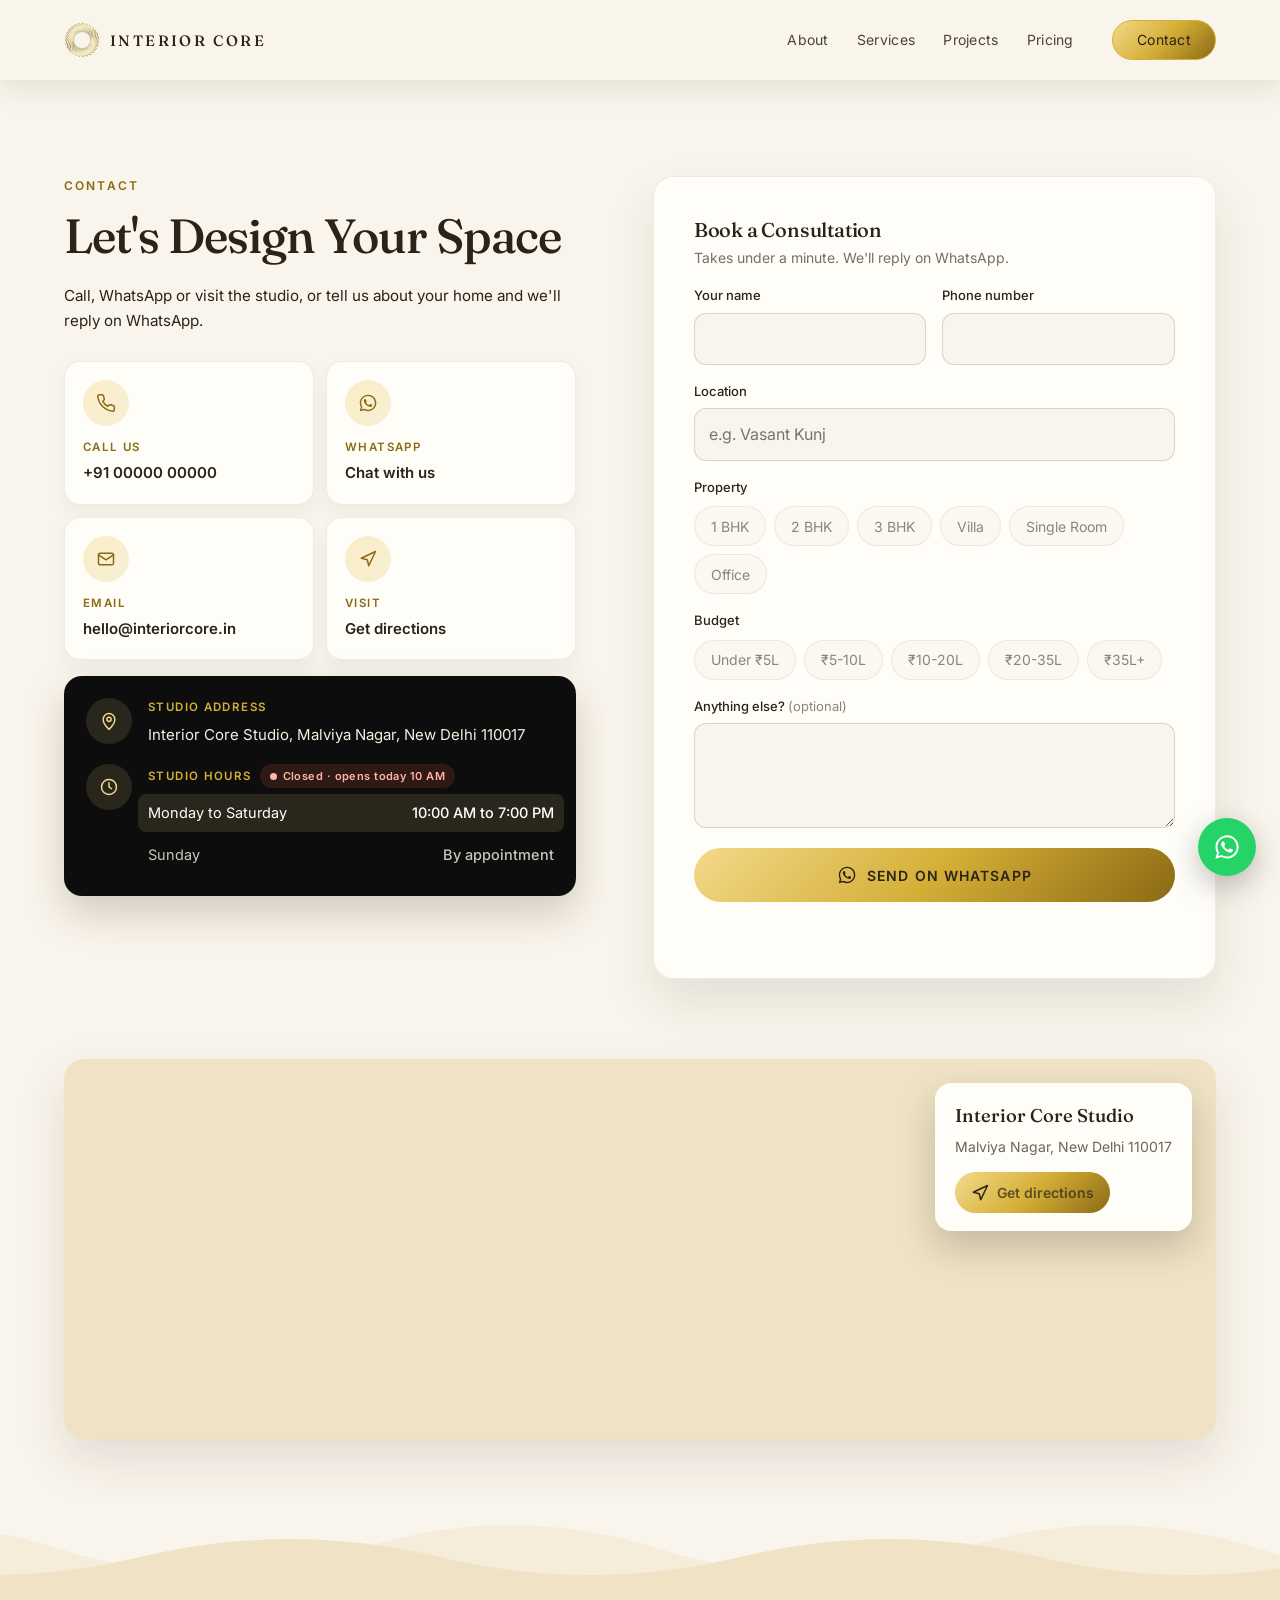
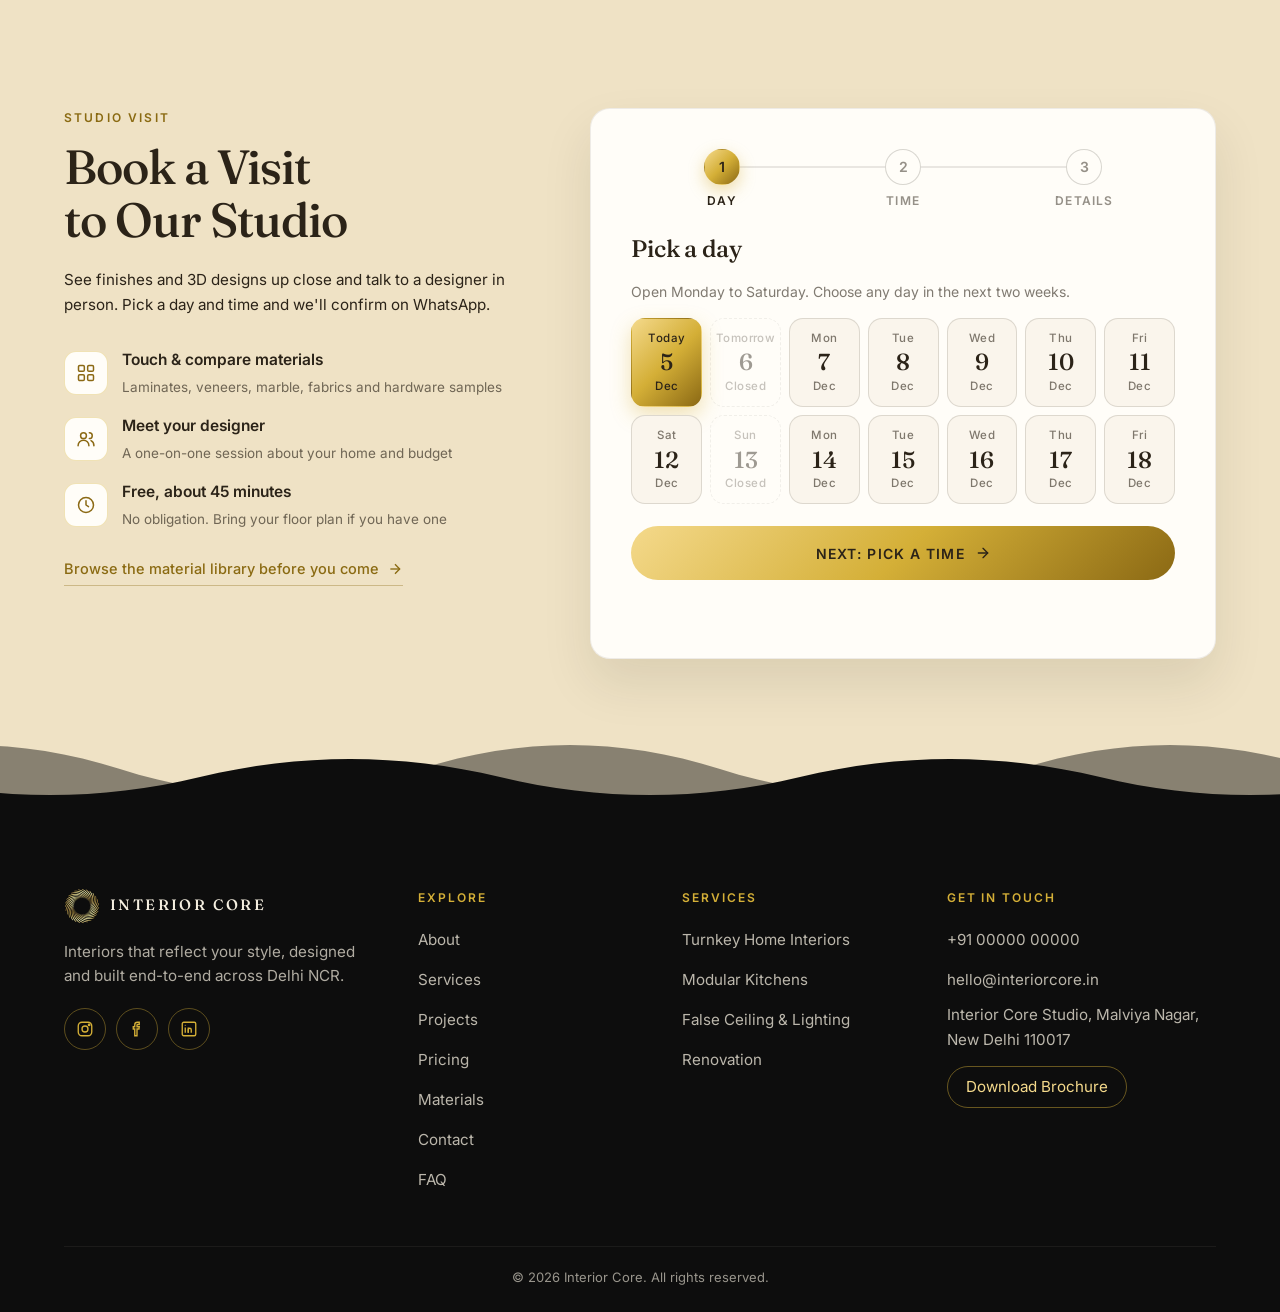
<file: contact.html>
<!doctype html>
<html lang="en">
<head>
<meta charset="UTF-8">
<meta name="viewport" content="width=device-width, initial-scale=1.0">
<title>Contact | Interior Core</title>
<meta name="description" content="Call, WhatsApp or visit the Interior Core studio in Malviya Nagar, New Delhi.">

<link rel="preconnect" href="https://fonts.googleapis.com">
<link rel="preconnect" href="https://fonts.gstatic.com" crossorigin>
<link href="https://fonts.googleapis.com/css2?family=Fraunces:ital,opsz,wght@0,9..144,300..700;1,9..144,300..700&family=Inter:wght@300;400;500;600&display=swap" rel="stylesheet">

<meta name="theme-color" content="#faf5ec">
<link rel="icon" href="img/brand/favicon-32.png" type="image/png" sizes="32x32">
<link rel="apple-touch-icon" href="img/brand/apple-touch-icon.png">
<link rel="preconnect" href="https://www.google.com">
<link rel="preconnect" href="https://maps.gstatic.com" crossorigin>
<link rel="stylesheet" href="css/style.min.css?v=20261008u">
<script src="js/core/head.js?v=20261008u"></script>
</head>
<body data-solid-nav data-contact-href="contact.html">
<div class="intro" id="intro" aria-hidden="true"><div class="intro-inner"><span class="intro-logo"></span><span class="intro-word"><i class="i-0">I</i><i class="i-1">N</i><i class="i-2">T</i><i class="i-3">E</i><i class="i-4">R</i><i class="i-5">I</i><i class="i-6">O</i><i class="i-7">R</i><i class="i-8">&nbsp;</i><i class="i-9">C</i><i class="i-10">O</i><i class="i-11">R</i><i class="i-12">E</i></span><span class="intro-line"></span><small>Interiors that reflect your style</small></div></div>

<header id="site-nav">
  <div class="nav-inner">
    <a href="index.html" class="nav-logo">
      <img src="img/brand/logo-72.webp" alt="" width="36" height="36">
      <span>Interior Core</span>
    </a>
    <nav class="nav-links">
      <a href="about.html">About</a>
      <a href="services.html">Services</a>
      <a href="projects.html">Projects</a>
      <a href="pricing.html">Pricing</a>
      <a href="contact.html" class="nav-contact-btn" aria-current="page">Contact</a>
    </nav>
    <button class="nav-toggle" id="navToggle" aria-label="Open menu" aria-expanded="false">
      <span></span><span></span><span></span>
    </button>
  </div>
</header>

<section id="contact" class="contact page-top">
  <div class="contact-inner">
    <div class="contact-info reveal-group">
      <span class="eyebrow reveal-item d-0">Contact</span>
      <h1 class="about-heading reveal-item d-1">Let's Design Your Space</h1>
      <p class="section-subline reveal-item d-2">Call, WhatsApp or visit the studio, or tell us about your home and we'll reply on WhatsApp.</p>

      <div class="contact-tiles reveal-item d-3">
        <a href="#contact" class="contact-tile" data-ic-tel>
          <span class="contact-icon"><svg viewBox="0 0 24 24" width="20" height="20" fill="none" stroke="currentColor" stroke-width="1.8" stroke-linecap="round" stroke-linejoin="round" aria-hidden="true"><path d="M22 16.92v3a2 2 0 0 1-2.18 2 19.8 19.8 0 0 1-8.63-3.07 19.5 19.5 0 0 1-6-6A19.8 19.8 0 0 1 2.12 4.18 2 2 0 0 1 4.11 2h3a2 2 0 0 1 2 1.72c.13.96.36 1.9.7 2.81a2 2 0 0 1-.45 2.11L8.09 9.91a16 16 0 0 0 6 6l1.27-1.27a2 2 0 0 1 2.11-.45c.91.34 1.85.57 2.81.7A2 2 0 0 1 22 16.92Z"/></svg></span>
          <small>Call us</small>
          <strong data-ic-text="phoneDisplay">+91 00000 00000</strong>
        </a>
        <a href="#contact" class="contact-tile contact-tile-wa" data-ic-wa>
          <span class="contact-icon"><svg viewBox="0 0 24 24" width="20" height="20" fill="currentColor" aria-hidden="true"><path d="M12.04 2C6.58 2 2.13 6.45 2.13 11.91c0 1.75.46 3.45 1.32 4.95L2.05 22l5.25-1.38a9.9 9.9 0 0 0 4.74 1.21h.01c5.46 0 9.91-4.45 9.91-9.91 0-2.65-1.03-5.14-2.9-7.01A9.82 9.82 0 0 0 12.04 2Zm0 18.15h-.01a8.23 8.23 0 0 1-4.19-1.15l-.3-.18-3.12.82.83-3.04-.2-.31a8.2 8.2 0 0 1-1.26-4.38c0-4.54 3.7-8.23 8.25-8.23 2.2 0 4.27.86 5.83 2.42a8.18 8.18 0 0 1 2.41 5.83c0 4.54-3.7 8.22-8.24 8.22Zm4.52-6.16c-.25-.12-1.47-.72-1.69-.81-.23-.08-.39-.12-.56.13-.16.25-.64.81-.79.97-.14.17-.29.19-.54.06-.25-.12-1.05-.39-1.99-1.23-.74-.66-1.23-1.47-1.38-1.72-.14-.25-.02-.38.11-.51.11-.11.25-.29.37-.43.13-.15.17-.25.25-.42.08-.16.04-.31-.02-.43-.06-.13-.56-1.35-.76-1.84-.2-.48-.41-.42-.56-.43h-.48c-.17 0-.43.06-.66.31-.22.25-.86.85-.86 2.07 0 1.22.89 2.4 1.01 2.56.12.17 1.75 2.67 4.23 3.74.59.26 1.05.41 1.41.52.59.19 1.13.16 1.56.1.48-.07 1.47-.6 1.67-1.18.21-.58.21-1.07.14-1.18-.06-.1-.22-.16-.47-.28Z"/></svg></span>
          <small>WhatsApp</small>
          <strong>Chat with us</strong>
        </a>
        <a href="#contact" class="contact-tile" data-ic-mail>
          <span class="contact-icon"><svg viewBox="0 0 24 24" width="20" height="20" fill="none" stroke="currentColor" stroke-width="1.8" stroke-linecap="round" stroke-linejoin="round" aria-hidden="true"><rect x="3" y="5" width="18" height="14" rx="2"/><polyline points="3 7 12 13 21 7"/></svg></span>
          <small>Email</small>
          <strong data-ic-text="email">hello@interiorcore.in</strong>
        </a>
        <a href="#contact" class="contact-tile" data-ic-directions>
          <span class="contact-icon"><svg viewBox="0 0 24 24" width="18" height="18" fill="none" stroke="currentColor" stroke-width="2" stroke-linecap="round" stroke-linejoin="round" aria-hidden="true"><polygon points="3 11 22 2 13 21 11 13 3 11"/></svg></span>
          <small>Visit</small>
          <strong>Get directions</strong>
        </a>
      </div>

      <div class="studio-card reveal-item d-4">
        <div class="studio-row">
          <span class="contact-icon"><svg viewBox="0 0 24 24" width="20" height="20" fill="none" stroke="currentColor" stroke-width="1.8" stroke-linecap="round" stroke-linejoin="round" aria-hidden="true"><path d="M12 22s7-6.2 7-12a7 7 0 0 0-14 0c0 5.8 7 12 7 12Z"/><circle cx="12" cy="10" r="2.5"/></svg></span>
          <div>
            <small>Studio address</small>
            <p class="studio-address" data-ic-text="address">Interior Core Studio, Malviya Nagar, New Delhi 110017</p>
          </div>
        </div>
        <div class="studio-row">
          <span class="contact-icon"><svg viewBox="0 0 24 24" width="20" height="20" fill="none" stroke="currentColor" stroke-width="1.8" stroke-linecap="round" stroke-linejoin="round" aria-hidden="true"><circle cx="12" cy="12" r="9"/><path d="M12 7v5l3 2"/></svg></span>
          <div class="studio-hours-wrap">
            <small>Studio hours <span class="open-badge" id="openBadge" hidden></span></small>
            <ul class="studio-hours" id="studioHours">
              <li><span>Monday to Saturday</span><span>10:00 AM to 7:00 PM</span></li>
              <li><span>Sunday</span><span>By appointment</span></li>
            </ul>
          </div>
        </div>
      </div>
    </div>

    <form class="contact-form" id="contactForm" novalidate>
      <div class="form-head">
        <h3>Book a Consultation</h3>
        <p>Takes under a minute. We'll reply on WhatsApp.</p>
      </div>
      <div class="field-row">
        <div class="field">
          <label for="cfName">Your name</label>
          <input id="cfName" name="name" type="text" autocomplete="name" required>
        </div>
        <div class="field">
          <label for="cfPhone">Phone number</label>
          <input id="cfPhone" name="phone" type="tel" inputmode="tel" autocomplete="tel" pattern="[0-9+\s-]{10,15}" required>
        </div>
      </div>
      <div class="field">
        <label for="cfLocation">Location</label>
        <input id="cfLocation" name="location" type="text" autocomplete="address-level2" placeholder="e.g. Vasant Kunj">
      </div>
      <fieldset class="field chips" id="cfProperty">
        <legend>Property</legend>
        <label class="chip"><input type="radio" name="property" value="1 BHK"><span>1 BHK</span></label><label class="chip"><input type="radio" name="property" value="2 BHK"><span>2 BHK</span></label><label class="chip"><input type="radio" name="property" value="3 BHK"><span>3 BHK</span></label><label class="chip"><input type="radio" name="property" value="Villa / Independent House"><span>Villa</span></label><label class="chip"><input type="radio" name="property" value="Single Room"><span>Single Room</span></label><label class="chip"><input type="radio" name="property" value="Office / Commercial"><span>Office</span></label>
      </fieldset>
      <fieldset class="field chips" id="cfBudget">
        <legend>Budget</legend>
        <label class="chip"><input type="radio" name="budget" value="Under ₹5 Lakh"><span>Under ₹5L</span></label><label class="chip"><input type="radio" name="budget" value="₹5-10 Lakh"><span>₹5-10L</span></label><label class="chip"><input type="radio" name="budget" value="₹10-20 Lakh"><span>₹10-20L</span></label><label class="chip"><input type="radio" name="budget" value="₹20-35 Lakh"><span>₹20-35L</span></label><label class="chip"><input type="radio" name="budget" value="₹35 Lakh+"><span>₹35L+</span></label>
      </fieldset>
      <div class="field">
        <label for="cfMessage">Anything else? <span>(optional)</span></label>
        <textarea id="cfMessage" name="message" rows="3"></textarea>
      </div>
      <button type="submit" class="form-submit"><svg viewBox="0 0 24 24" width="20" height="20" fill="currentColor" aria-hidden="true"><path d="M12.04 2C6.58 2 2.13 6.45 2.13 11.91c0 1.75.46 3.45 1.32 4.95L2.05 22l5.25-1.38a9.9 9.9 0 0 0 4.74 1.21h.01c5.46 0 9.91-4.45 9.91-9.91 0-2.65-1.03-5.14-2.9-7.01A9.82 9.82 0 0 0 12.04 2Zm0 18.15h-.01a8.23 8.23 0 0 1-4.19-1.15l-.3-.18-3.12.82.83-3.04-.2-.31a8.2 8.2 0 0 1-1.26-4.38c0-4.54 3.7-8.23 8.25-8.23 2.2 0 4.27.86 5.83 2.42a8.18 8.18 0 0 1 2.41 5.83c0 4.54-3.7 8.22-8.24 8.22Zm4.52-6.16c-.25-.12-1.47-.72-1.69-.81-.23-.08-.39-.12-.56.13-.16.25-.64.81-.79.97-.14.17-.29.19-.54.06-.25-.12-1.05-.39-1.99-1.23-.74-.66-1.23-1.47-1.38-1.72-.14-.25-.02-.38.11-.51.11-.11.25-.29.37-.43.13-.15.17-.25.25-.42.08-.16.04-.31-.02-.43-.06-.13-.56-1.35-.76-1.84-.2-.48-.41-.42-.56-.43h-.48c-.17 0-.43.06-.66.31-.22.25-.86.85-.86 2.07 0 1.22.89 2.4 1.01 2.56.12.17 1.75 2.67 4.23 3.74.59.26 1.05.41 1.41.52.59.19 1.13.16 1.56.1.48-.07 1.47-.6 1.67-1.18.21-.58.21-1.07.14-1.18-.06-.1-.22-.16-.47-.28Z"/></svg><span>Send on WhatsApp</span></button>
      <p class="form-status" id="formStatus" role="status" aria-live="polite"></p>

      <div class="form-success" aria-hidden="true">
        <span class="form-success-icon"><svg viewBox="0 0 24 24" width="34" height="34" fill="none" stroke="currentColor" stroke-width="2.4" stroke-linecap="round" stroke-linejoin="round" aria-hidden="true"><polyline points="20 6 9 17 4 12"/></svg></span>
        <h3>Your message is ready</h3>
        <p>WhatsApp has opened with your details. Just press send and we'll get back to you during studio hours.</p>
        <button type="button" class="form-again" id="formAgain">Send another enquiry</button>
      </div>
    </form>
  </div>

  <div class="contact-map">
    <iframe id="contactMap" title="Interior Core studio location" referrerpolicy="no-referrer-when-downgrade"></iframe>
    <div class="map-card">
      <strong>Interior Core Studio</strong>
      <span data-ic-text="mapQuery">Malviya Nagar, New Delhi 110017</span>
      <a href="#contact" class="map-card-btn" data-ic-directions><svg viewBox="0 0 24 24" width="18" height="18" fill="none" stroke="currentColor" stroke-width="2" stroke-linecap="round" stroke-linejoin="round" aria-hidden="true"><polygon points="3 11 22 2 13 21 11 13 3 11"/></svg><span>Get directions</span></a>
    </div>
  </div>
</section>

<section id="visit" class="visit wave-top">
  <div class="visit-inner">
    <div class="visit-intro reveal-group">
      <span class="eyebrow reveal-item d-0">Studio Visit</span>
      <h2 class="about-heading reveal-item d-1">Book a Visit to Our Studio</h2>
      <p class="section-subline reveal-item d-2">See finishes and 3D designs up close and talk to a designer in person. Pick a day and time and we'll confirm on WhatsApp.</p>
      <ul class="visit-perks">
        <li class="reveal-item d-3"><span class="visit-perk-icon" aria-hidden="true"><svg viewBox="0 0 24 24" width="20" height="20" fill="none" stroke="currentColor" stroke-width="1.8" stroke-linecap="round" stroke-linejoin="round"><rect x="3" y="3" width="7" height="7" rx="1.5"/><rect x="14" y="3" width="7" height="7" rx="1.5"/><rect x="3" y="14" width="7" height="7" rx="1.5"/><rect x="14" y="14" width="7" height="7" rx="1.5"/></svg></span><span><strong>Touch &amp; compare materials</strong><small>Laminates, veneers, marble, fabrics and hardware samples</small></span></li>
        <li class="reveal-item d-4"><span class="visit-perk-icon" aria-hidden="true"><svg viewBox="0 0 24 24" width="20" height="20" fill="none" stroke="currentColor" stroke-width="1.8" stroke-linecap="round" stroke-linejoin="round"><circle cx="9" cy="8" r="3.5"/><path d="M2.5 20a6.5 6.5 0 0 1 13 0"/><path d="M16 4.5a3.5 3.5 0 0 1 0 7M18 14a6.5 6.5 0 0 1 3.5 6"/></svg></span><span><strong>Meet your designer</strong><small>A one-on-one session about your home and budget</small></span></li>
        <li class="reveal-item d-5"><span class="visit-perk-icon" aria-hidden="true"><svg viewBox="0 0 24 24" width="20" height="20" fill="none" stroke="currentColor" stroke-width="1.8" stroke-linecap="round" stroke-linejoin="round"><circle cx="12" cy="12" r="9"/><path d="M12 7v5l3 2"/></svg></span><span><strong>Free, about 45 minutes</strong><small>No obligation. Bring your floor plan if you have one</small></span></li>
      </ul>
      <a href="materials.html" class="visit-lib">Browse the material library before you come
        <svg viewBox="0 0 24 24" width="16" height="16" fill="none" stroke="currentColor" stroke-width="2" aria-hidden="true"><line x1="5" y1="12" x2="19" y2="12"/><polyline points="12 5 19 12 12 19"/></svg>
      </a>
    </div>

    <form class="contact-form visit-card" id="visitForm" novalidate>
      <ol class="visit-progress" id="visitProgress" aria-label="Booking steps">
        <li class="is-active"><button type="button" data-go="1" aria-current="step"><span>1</span><em>Day</em></button></li>
        <li><button type="button" data-go="2" disabled><span>2</span><em>Time</em></button></li>
        <li><button type="button" data-go="3" disabled><span>3</span><em>Details</em></button></li>
      </ol>

      <div class="visit-step is-active" data-step="1">
        <h3 tabindex="-1">Pick a day</h3>
        <p class="visit-hint">Open Monday to Saturday. Choose any day in the next two weeks.</p>
        <div class="visit-days" id="visitDays" role="radiogroup" aria-label="Day"></div>
        <div class="visit-nav">
          <button type="button" class="form-submit visit-next" data-next>Next: pick a time <svg viewBox="0 0 24 24" width="16" height="16" fill="none" stroke="currentColor" stroke-width="2" stroke-linecap="round" stroke-linejoin="round" aria-hidden="true"><line x1="5" y1="12" x2="19" y2="12"/><polyline points="12 5 19 12 12 19"/></svg></button>
        </div>
      </div>

      <div class="visit-step" data-step="2">
        <h3 tabindex="-1">Pick a time</h3>
        <p class="visit-summary" data-summary></p>
        <div class="visit-slots" id="visitSlots" role="radiogroup" aria-label="Time"></div>
        <div class="visit-nav">
          <button type="button" class="visit-back" data-back><svg viewBox="0 0 24 24" width="16" height="16" fill="none" stroke="currentColor" stroke-width="2" stroke-linecap="round" stroke-linejoin="round" aria-hidden="true"><line x1="19" y1="12" x2="5" y2="12"/><polyline points="12 19 5 12 12 5"/></svg> Back</button>
          <button type="button" class="form-submit visit-next" data-next>Next: your details <svg viewBox="0 0 24 24" width="16" height="16" fill="none" stroke="currentColor" stroke-width="2" stroke-linecap="round" stroke-linejoin="round" aria-hidden="true"><line x1="5" y1="12" x2="19" y2="12"/><polyline points="12 5 19 12 12 19"/></svg></button>
        </div>
      </div>

      <div class="visit-step" data-step="3">
        <h3 tabindex="-1">Your details</h3>
        <p class="visit-summary" data-summary></p>
        <div class="field-row">
          <div class="field">
            <label for="vName">Your name</label>
            <input id="vName" name="name" type="text" autocomplete="name" required>
          </div>
          <div class="field">
            <label for="vPhone">Phone number</label>
            <input id="vPhone" name="phone" type="tel" inputmode="tel" autocomplete="tel" pattern="[0-9+\s-]{10,15}" required>
          </div>
        </div>
        <div class="field">
          <label for="vPurpose">I'd like to discuss <span>(optional)</span></label>
          <select id="vPurpose" name="purpose">
            <option value="">Choose one</option>
            <option>A new home interior</option>
            <option>Renovating my home</option>
            <option>Modular kitchen or wardrobes</option>
            <option>Seeing materials and finishes</option>
            <option>A quote I already have</option>
          </select>
        </div>
        <div class="visit-nav">
          <button type="button" class="visit-back" data-back><svg viewBox="0 0 24 24" width="16" height="16" fill="none" stroke="currentColor" stroke-width="2" stroke-linecap="round" stroke-linejoin="round" aria-hidden="true"><line x1="19" y1="12" x2="5" y2="12"/><polyline points="12 19 5 12 12 5"/></svg> Back</button>
          <button type="submit" class="form-submit visit-next">Confirm on WhatsApp</button>
        </div>
      </div>

      <p class="form-status" id="visitStatus" role="status"></p>

      <div class="form-success" aria-hidden="true">
        <span class="form-success-icon"><svg viewBox="0 0 24 24" width="34" height="34" fill="none" stroke="currentColor" stroke-width="2.4" stroke-linecap="round" stroke-linejoin="round" aria-hidden="true"><polyline points="20 6 9 17 4 12"/></svg></span>
        <h3>See you at the studio</h3>
        <p id="visitDone">WhatsApp has opened with your booking. Press send and we'll confirm your slot.</p>
        <a href="#" class="visit-ics" id="visitIcs" download="interior-core-studio-visit.ics"><svg viewBox="0 0 24 24" width="18" height="18" fill="none" stroke="currentColor" stroke-width="1.8" stroke-linecap="round" stroke-linejoin="round" aria-hidden="true"><rect x="3" y="4" width="18" height="17" rx="2"/><path d="M16 2v4M8 2v4M3 10h18M12 14v4M10 16h4"/></svg>Add to calendar</a>
        <button type="button" class="form-again" id="visitAgain">Book another time</button>
      </div>
    </form>
  </div>
</section>

<footer class="site-footer wave-top">
  <div class="footer-inner">
    <div class="footer-brand">
      <a href="index.html" class="footer-logo">
        <img src="img/brand/logo-72.webp" alt="" width="36" height="36" loading="lazy">
        <span>Interior Core</span>
      </a>
      <p>Interiors that reflect your style, designed and built end-to-end across Delhi NCR.</p>
      <div class="footer-social">
        <a href="#" data-ic-social="instagram" aria-label="Instagram"><svg viewBox="0 0 24 24" width="18" height="18" fill="none" stroke="currentColor" stroke-width="1.8" aria-hidden="true"><rect x="3" y="3" width="18" height="18" rx="5"/><circle cx="12" cy="12" r="4"/><circle cx="17.5" cy="6.5" r="1"/></svg></a>
        <a href="#" data-ic-social="facebook" aria-label="Facebook"><svg viewBox="0 0 24 24" width="18" height="18" fill="none" stroke="currentColor" stroke-width="1.8" aria-hidden="true"><path d="M15 3h-2.5A3.5 3.5 0 0 0 9 6.5V9H7v3h2v9h3v-9h2.6l.4-3h-3V7a1 1 0 0 1 1-1h2V3Z"/></svg></a>
        <a href="#" data-ic-social="linkedin" aria-label="LinkedIn"><svg viewBox="0 0 24 24" width="18" height="18" fill="none" stroke="currentColor" stroke-width="1.8" aria-hidden="true"><rect x="3" y="3" width="18" height="18" rx="2"/><line x1="7" y1="10" x2="7" y2="17"/><circle cx="7" cy="7" r="0.8" fill="currentColor" stroke="none"/><path d="M11 17v-4a2 2 0 0 1 4 0v4"/><line x1="11" y1="10" x2="11" y2="17"/></svg></a>
      </div>
    </div>

    <nav class="footer-col" aria-label="Footer">
      <h4>Explore</h4>
      <a href="about.html">About</a>
      <a href="services.html">Services</a>
      <a href="projects.html">Projects</a>
      <a href="pricing.html">Pricing</a>
      <a href="materials.html">Materials</a>
      <a href="contact.html">Contact</a>
      <a href="pricing.html#faq">FAQ</a>
    </nav>

    <div class="footer-col">
      <h4>Services</h4>
      <span>Turnkey Home Interiors</span>
      <span>Modular Kitchens</span>
      <span>False Ceiling &amp; Lighting</span>
      <span>Renovation</span>
    </div>

    <div class="footer-col">
      <h4>Get in Touch</h4>
      <a href="contact.html" data-ic-tel data-ic-text="phoneDisplay">+91 00000 00000</a>
      <a href="contact.html" data-ic-mail data-ic-text="email">hello@interiorcore.in</a>
      <span data-ic-text="address">Interior Core Studio, Malviya Nagar, New Delhi</span>
      <a href="img/brand/interior-core-brochure.jpg" class="footer-brochure" download>Download Brochure</a>
    </div>
  </div>

  <div class="footer-bottom">
    <span>© <span id="footerYear">2026</span> Interior Core. All rights reserved.</span>
  </div>
</footer>

<!-- Floating WhatsApp button (all screen sizes) -->
<a href="contact.html" class="wa-float" data-ic-wa aria-label="Chat on WhatsApp"><svg viewBox="0 0 24 24" width="20" height="20" fill="currentColor" aria-hidden="true"><path d="M12.04 2C6.58 2 2.13 6.45 2.13 11.91c0 1.75.46 3.45 1.32 4.95L2.05 22l5.25-1.38a9.9 9.9 0 0 0 4.74 1.21h.01c5.46 0 9.91-4.45 9.91-9.91 0-2.65-1.03-5.14-2.9-7.01A9.82 9.82 0 0 0 12.04 2Zm0 18.15h-.01a8.23 8.23 0 0 1-4.19-1.15l-.3-.18-3.12.82.83-3.04-.2-.31a8.2 8.2 0 0 1-1.26-4.38c0-4.54 3.7-8.23 8.25-8.23 2.2 0 4.27.86 5.83 2.42a8.18 8.18 0 0 1 2.41 5.83c0 4.54-3.7 8.22-8.24 8.22Zm4.52-6.16c-.25-.12-1.47-.72-1.69-.81-.23-.08-.39-.12-.56.13-.16.25-.64.81-.79.97-.14.17-.29.19-.54.06-.25-.12-1.05-.39-1.99-1.23-.74-.66-1.23-1.47-1.38-1.72-.14-.25-.02-.38.11-.51.11-.11.25-.29.37-.43.13-.15.17-.25.25-.42.08-.16.04-.31-.02-.43-.06-.13-.56-1.35-.76-1.84-.2-.48-.41-.42-.56-.43h-.48c-.17 0-.43.06-.66.31-.22.25-.86.85-.86 2.07 0 1.22.89 2.4 1.01 2.56.12.17 1.75 2.67 4.23 3.74.59.26 1.05.41 1.41.52.59.19 1.13.16 1.56.1.48-.07 1.47-.6 1.67-1.18.21-.58.21-1.07.14-1.18-.06-.1-.22-.16-.47-.28Z"/></svg></a>

<script src="js/site.min.js?v=20261008u"></script>
</body>
</html>
</file>
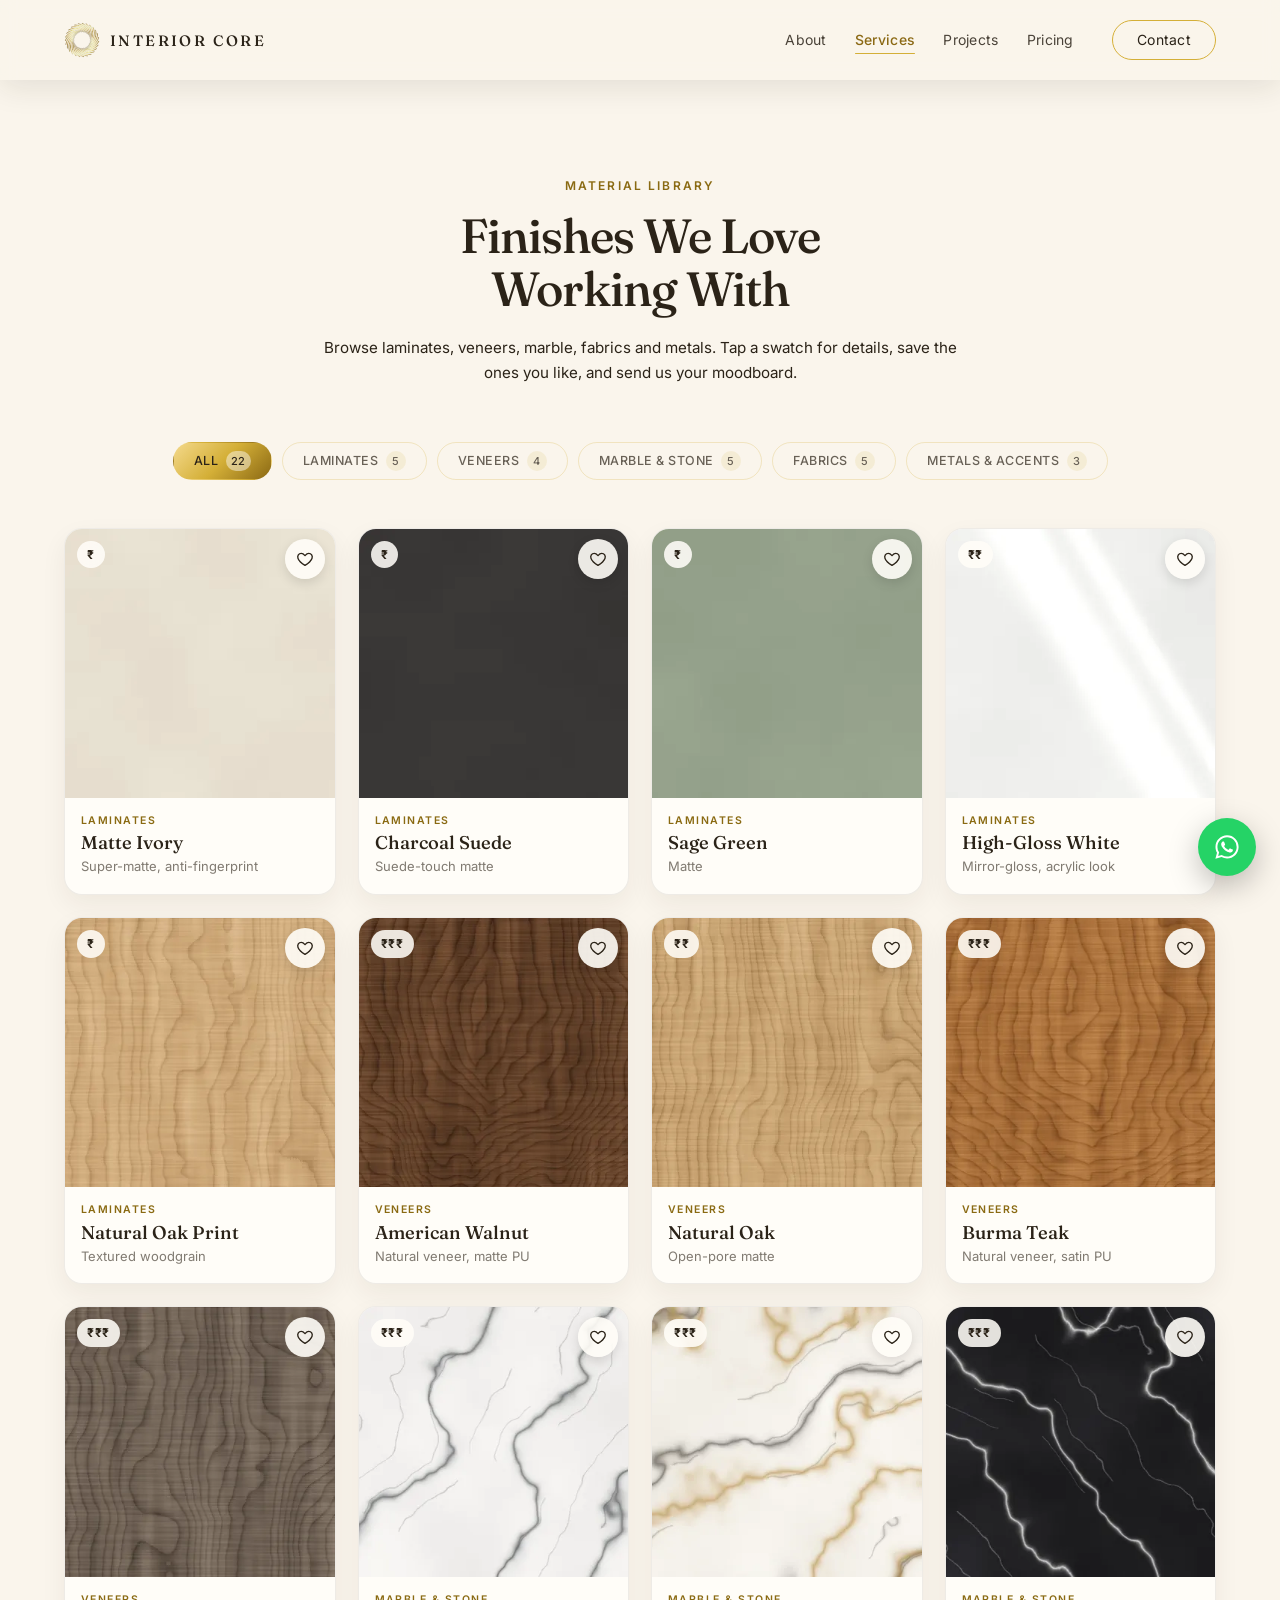
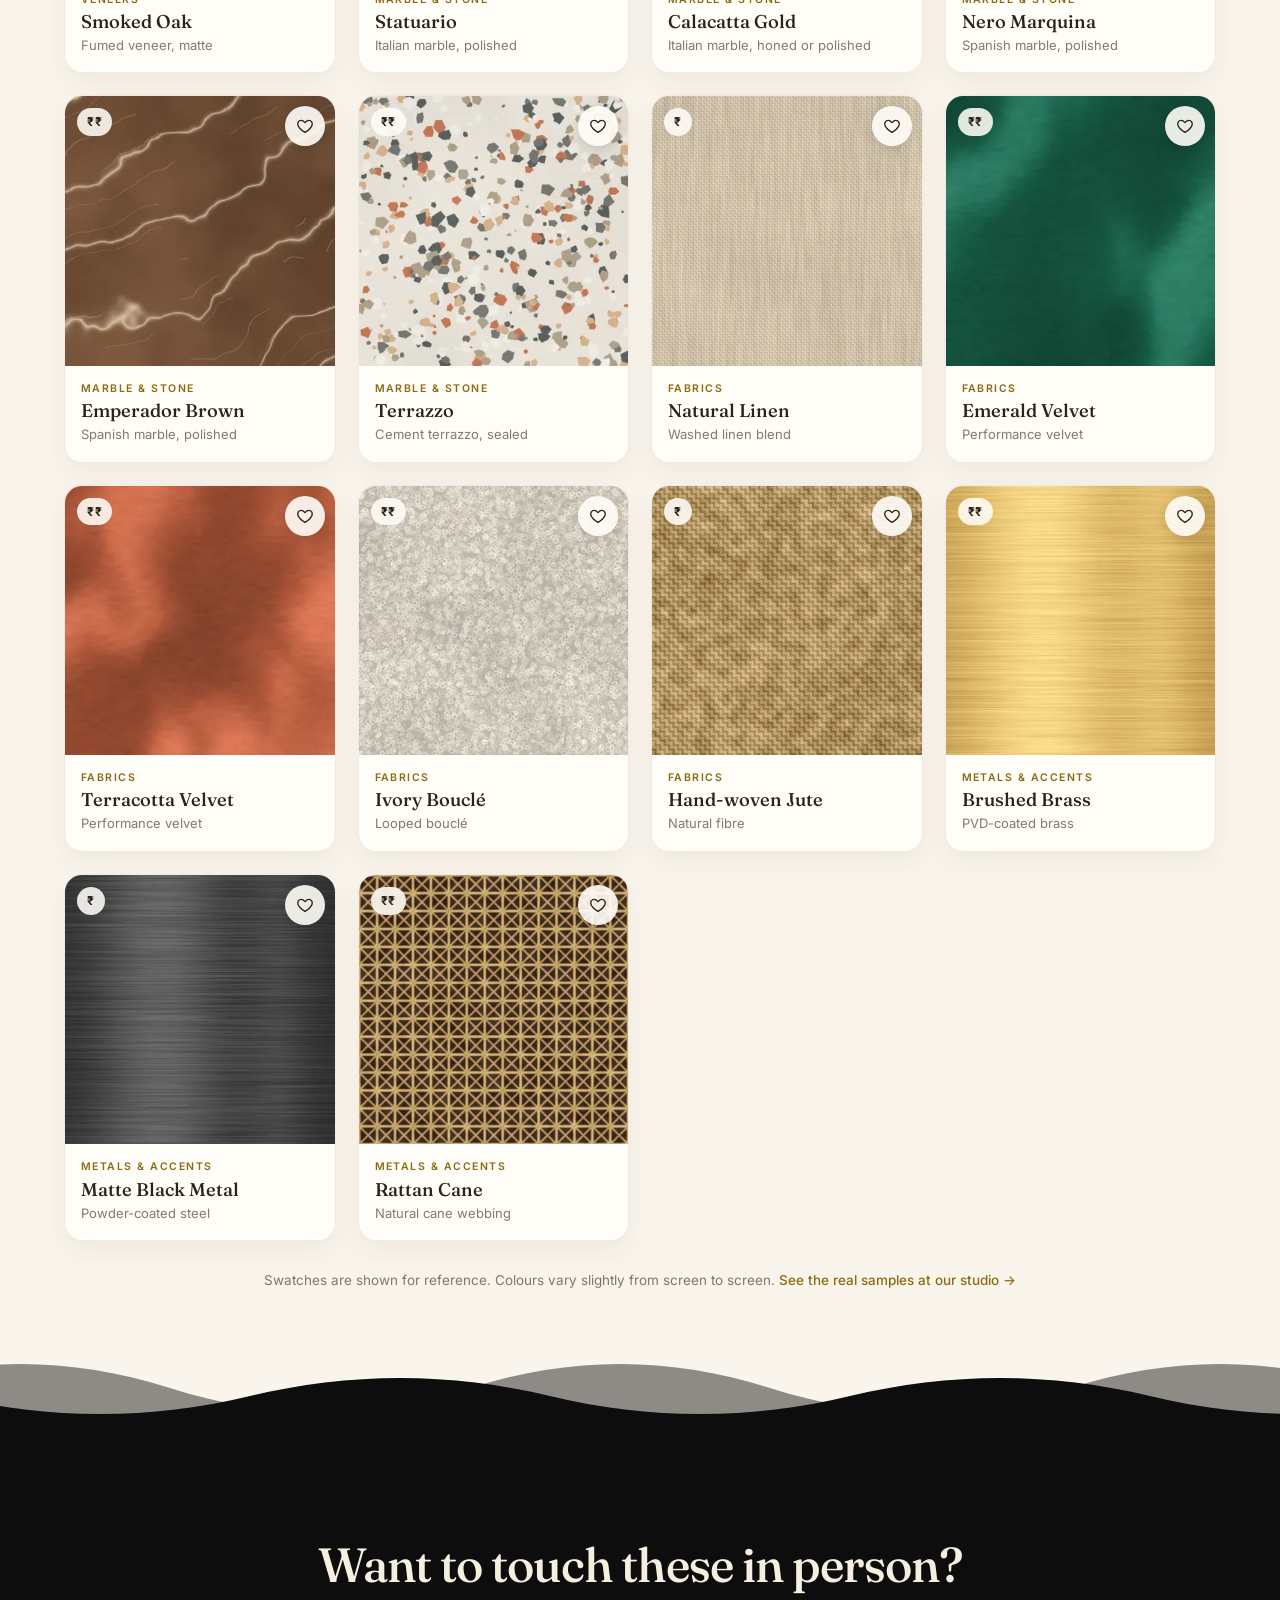
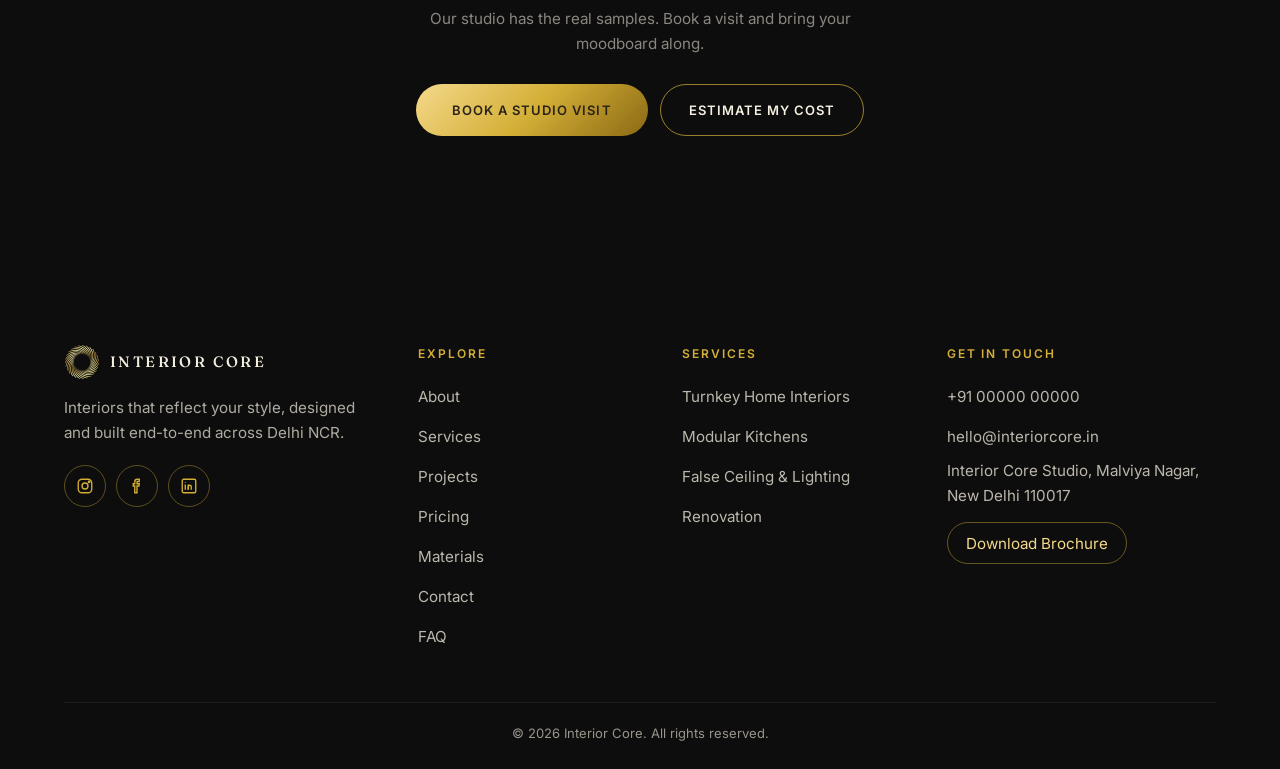
<file: materials.html>
<!doctype html>
<html lang="en">
<head>
<meta charset="UTF-8">
<meta name="viewport" content="width=device-width, initial-scale=1.0">
<title>Material Library | Interior Core</title>
<meta name="description" content="Laminates, veneers, marble, fabrics and metals used by Interior Core. Save the ones you like to a moodboard.">

<link rel="preconnect" href="https://fonts.googleapis.com">
<link rel="preconnect" href="https://fonts.gstatic.com" crossorigin>
<link href="https://fonts.googleapis.com/css2?family=Fraunces:ital,opsz,wght@0,9..144,300..700;1,9..144,300..700&family=Inter:wght@300;400;500;600&display=swap" rel="stylesheet">

<meta name="theme-color" content="#faf5ec">
<link rel="icon" href="img/brand/favicon-32.png" type="image/png" sizes="32x32">
<link rel="apple-touch-icon" href="img/brand/apple-touch-icon.png">
<link rel="stylesheet" href="css/style.min.css?v=20261008u">
<script src="js/core/head.js?v=20261008u"></script>
</head>
<body data-solid-nav data-contact-href="contact.html">
<div class="intro" id="intro" aria-hidden="true"><div class="intro-inner"><span class="intro-logo"></span><span class="intro-word"><i class="i-0">I</i><i class="i-1">N</i><i class="i-2">T</i><i class="i-3">E</i><i class="i-4">R</i><i class="i-5">I</i><i class="i-6">O</i><i class="i-7">R</i><i class="i-8">&nbsp;</i><i class="i-9">C</i><i class="i-10">O</i><i class="i-11">R</i><i class="i-12">E</i></span><span class="intro-line"></span><small>Interiors that reflect your style</small></div></div>

<header id="site-nav">
  <div class="nav-inner">
    <a href="index.html" class="nav-logo">
      <img src="img/brand/logo-72.webp" alt="" width="36" height="36">
      <span>Interior Core</span>
    </a>
    <nav class="nav-links">
      <a href="about.html">About</a>
      <a href="services.html" aria-current="page">Services</a>
      <a href="projects.html">Projects</a>
      <a href="pricing.html">Pricing</a>
      <a href="contact.html" class="nav-contact-btn">Contact</a>
    </nav>
    <button class="nav-toggle" id="navToggle" aria-label="Open menu" aria-expanded="false">
      <span></span><span></span><span></span>
    </button>
  </div>
</header>

<section id="materials" class="materials page-top">
  <div class="section-header reveal-group">
    <span class="eyebrow reveal-item d-0">Material Library</span>
    <h1 class="about-heading reveal-item d-1">Finishes We Love Working With</h1>
    <p class="section-subline reveal-item d-2">Browse laminates, veneers, marble, fabrics and metals. Tap a swatch for details, save the ones you like, and send us your moodboard.</p>
  </div>

  <div class="mat-filters" id="matFilters" role="toolbar" aria-label="Filter materials"></div>
  <div class="mat-grid" id="matGrid"></div>
  <p class="mat-note">Swatches are shown for reference. Colours vary slightly from screen to screen. <a href="contact.html#visit">See the real samples at our studio →</a></p>
</section>

<dialog class="mat-dialog" id="matDialog" aria-labelledby="matDialogTitle">
  <button type="button" class="mat-dialog-close" id="matDialogClose" aria-label="Close">
    <svg viewBox="0 0 24 24" width="22" height="22" fill="none" stroke="currentColor" stroke-width="1.8" aria-hidden="true"><line x1="5" y1="5" x2="19" y2="19"/><line x1="19" y1="5" x2="5" y2="19"/></svg>
  </button>
  <div class="mat-dialog-body" id="matDialogBody"></div>
</dialog>

<div class="moodboard" id="moodboard" aria-live="polite" hidden>
  <div class="moodboard-thumbs" id="moodboardThumbs"></div>
  <div class="moodboard-text"><strong id="moodboardCount">0 saved</strong><small>Your moodboard</small></div>
  <a href="#" class="moodboard-send" id="moodboardSend">Send on WhatsApp</a>
  <button type="button" class="moodboard-clear" id="moodboardClear" aria-label="Clear moodboard">
    <svg viewBox="0 0 24 24" width="18" height="18" fill="none" stroke="currentColor" stroke-width="1.8" aria-hidden="true"><line x1="6" y1="6" x2="18" y2="18"/><line x1="18" y1="6" x2="6" y2="18"/></svg>
  </button>
</div>

<section class="projects-cta wave-top">
  <h2 class="about-heading">Want to touch these in person?</h2>
  <p class="section-subline">Our studio has the real samples. Book a visit and bring your moodboard along.</p>
  <div class="cs-cta-btns">
    <a href="contact.html#visit" class="lb-cta">Book a Studio Visit</a>
    <a href="pricing.html#estimator" class="cs-ghost">Estimate My Cost</a>
  </div>
</section>

<footer class="site-footer wave-top">
  <div class="footer-inner">
    <div class="footer-brand">
      <a href="index.html" class="footer-logo">
        <img src="img/brand/logo-72.webp" alt="" width="36" height="36" loading="lazy">
        <span>Interior Core</span>
      </a>
      <p>Interiors that reflect your style, designed and built end-to-end across Delhi NCR.</p>
      <div class="footer-social">
        <a href="#" data-ic-social="instagram" aria-label="Instagram"><svg viewBox="0 0 24 24" width="18" height="18" fill="none" stroke="currentColor" stroke-width="1.8" aria-hidden="true"><rect x="3" y="3" width="18" height="18" rx="5"/><circle cx="12" cy="12" r="4"/><circle cx="17.5" cy="6.5" r="1"/></svg></a>
        <a href="#" data-ic-social="facebook" aria-label="Facebook"><svg viewBox="0 0 24 24" width="18" height="18" fill="none" stroke="currentColor" stroke-width="1.8" aria-hidden="true"><path d="M15 3h-2.5A3.5 3.5 0 0 0 9 6.5V9H7v3h2v9h3v-9h2.6l.4-3h-3V7a1 1 0 0 1 1-1h2V3Z"/></svg></a>
        <a href="#" data-ic-social="linkedin" aria-label="LinkedIn"><svg viewBox="0 0 24 24" width="18" height="18" fill="none" stroke="currentColor" stroke-width="1.8" aria-hidden="true"><rect x="3" y="3" width="18" height="18" rx="2"/><line x1="7" y1="10" x2="7" y2="17"/><circle cx="7" cy="7" r="0.8" fill="currentColor" stroke="none"/><path d="M11 17v-4a2 2 0 0 1 4 0v4"/><line x1="11" y1="10" x2="11" y2="17"/></svg></a>
      </div>
    </div>

    <nav class="footer-col" aria-label="Footer">
      <h4>Explore</h4>
      <a href="about.html">About</a>
      <a href="services.html">Services</a>
      <a href="projects.html">Projects</a>
      <a href="pricing.html">Pricing</a>
      <a href="materials.html">Materials</a>
      <a href="contact.html">Contact</a>
      <a href="pricing.html#faq">FAQ</a>
    </nav>

    <div class="footer-col">
      <h4>Services</h4>
      <span>Turnkey Home Interiors</span>
      <span>Modular Kitchens</span>
      <span>False Ceiling &amp; Lighting</span>
      <span>Renovation</span>
    </div>

    <div class="footer-col">
      <h4>Get in Touch</h4>
      <a href="contact.html" data-ic-tel data-ic-text="phoneDisplay">+91 00000 00000</a>
      <a href="contact.html" data-ic-mail data-ic-text="email">hello@interiorcore.in</a>
      <span data-ic-text="address">Interior Core Studio, Malviya Nagar, New Delhi</span>
      <a href="img/brand/interior-core-brochure.jpg" class="footer-brochure" download>Download Brochure</a>
    </div>
  </div>

  <div class="footer-bottom">
    <span>© <span id="footerYear">2026</span> Interior Core. All rights reserved.</span>
  </div>
</footer>

<!-- Floating WhatsApp button (all screen sizes) -->
<a href="contact.html" class="wa-float" data-ic-wa aria-label="Chat on WhatsApp"><svg viewBox="0 0 24 24" width="20" height="20" fill="currentColor" aria-hidden="true"><path d="M12.04 2C6.58 2 2.13 6.45 2.13 11.91c0 1.75.46 3.45 1.32 4.95L2.05 22l5.25-1.38a9.9 9.9 0 0 0 4.74 1.21h.01c5.46 0 9.91-4.45 9.91-9.91 0-2.65-1.03-5.14-2.9-7.01A9.82 9.82 0 0 0 12.04 2Zm0 18.15h-.01a8.23 8.23 0 0 1-4.19-1.15l-.3-.18-3.12.82.83-3.04-.2-.31a8.2 8.2 0 0 1-1.26-4.38c0-4.54 3.7-8.23 8.25-8.23 2.2 0 4.27.86 5.83 2.42a8.18 8.18 0 0 1 2.41 5.83c0 4.54-3.7 8.22-8.24 8.22Zm4.52-6.16c-.25-.12-1.47-.72-1.69-.81-.23-.08-.39-.12-.56.13-.16.25-.64.81-.79.97-.14.17-.29.19-.54.06-.25-.12-1.05-.39-1.99-1.23-.74-.66-1.23-1.47-1.38-1.72-.14-.25-.02-.38.11-.51.11-.11.25-.29.37-.43.13-.15.17-.25.25-.42.08-.16.04-.31-.02-.43-.06-.13-.56-1.35-.76-1.84-.2-.48-.41-.42-.56-.43h-.48c-.17 0-.43.06-.66.31-.22.25-.86.85-.86 2.07 0 1.22.89 2.4 1.01 2.56.12.17 1.75 2.67 4.23 3.74.59.26 1.05.41 1.41.52.59.19 1.13.16 1.56.1.48-.07 1.47-.6 1.67-1.18.21-.58.21-1.07.14-1.18-.06-.1-.22-.16-.47-.28Z"/></svg></a>

<script src="js/site.min.js?v=20261008u"></script>
</body>
</html>
</file>
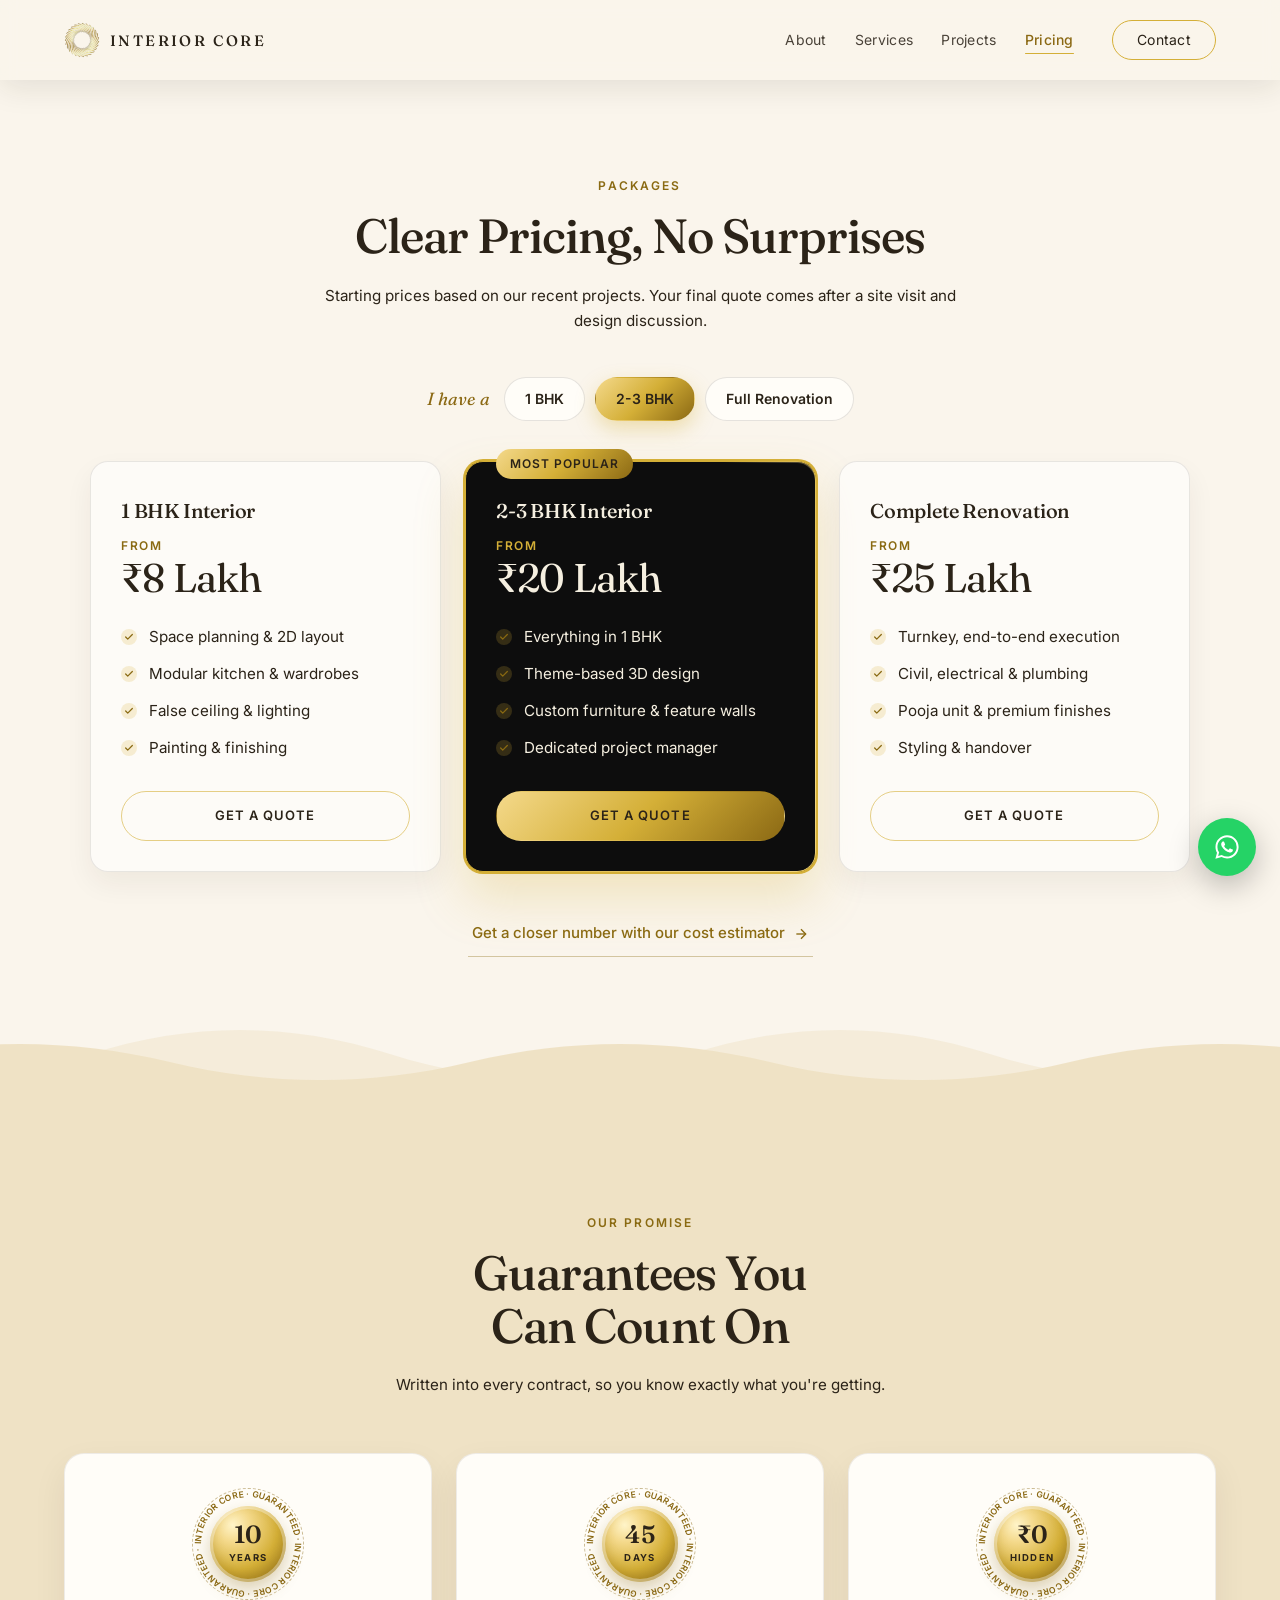
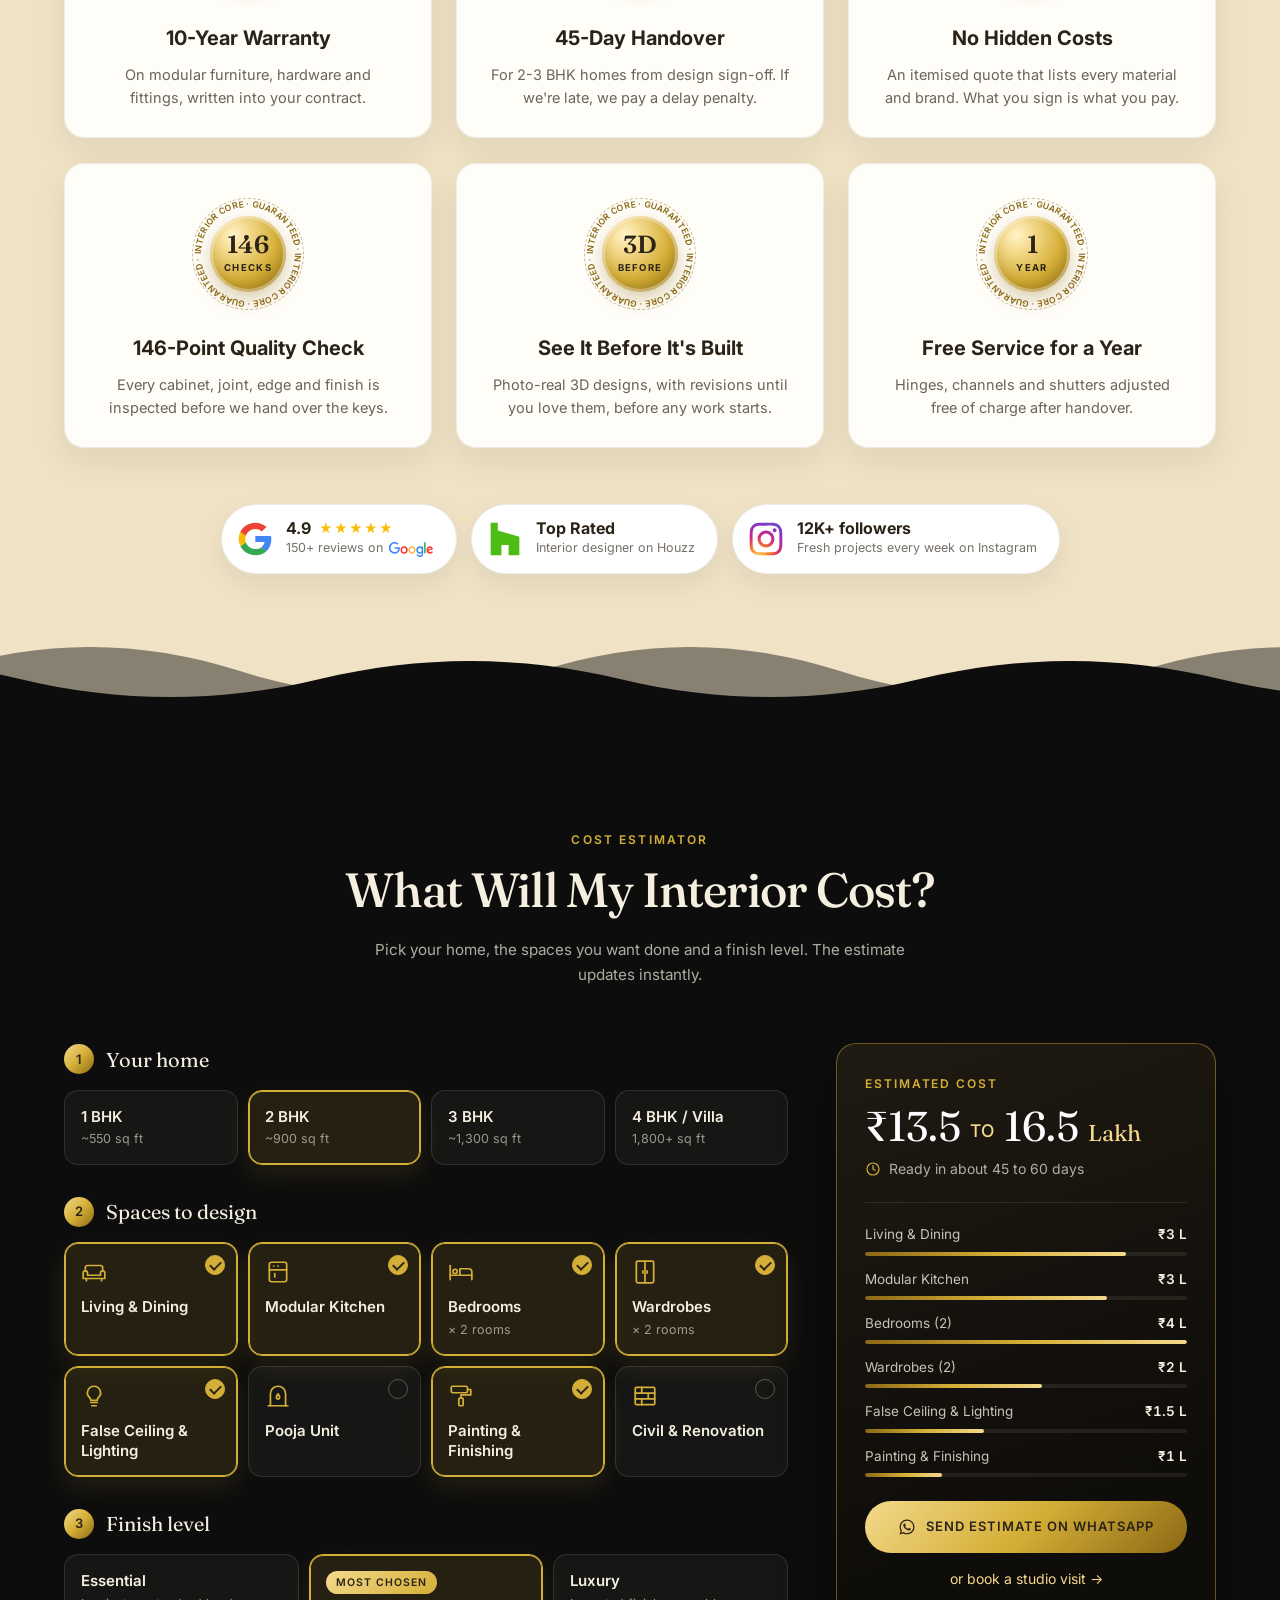
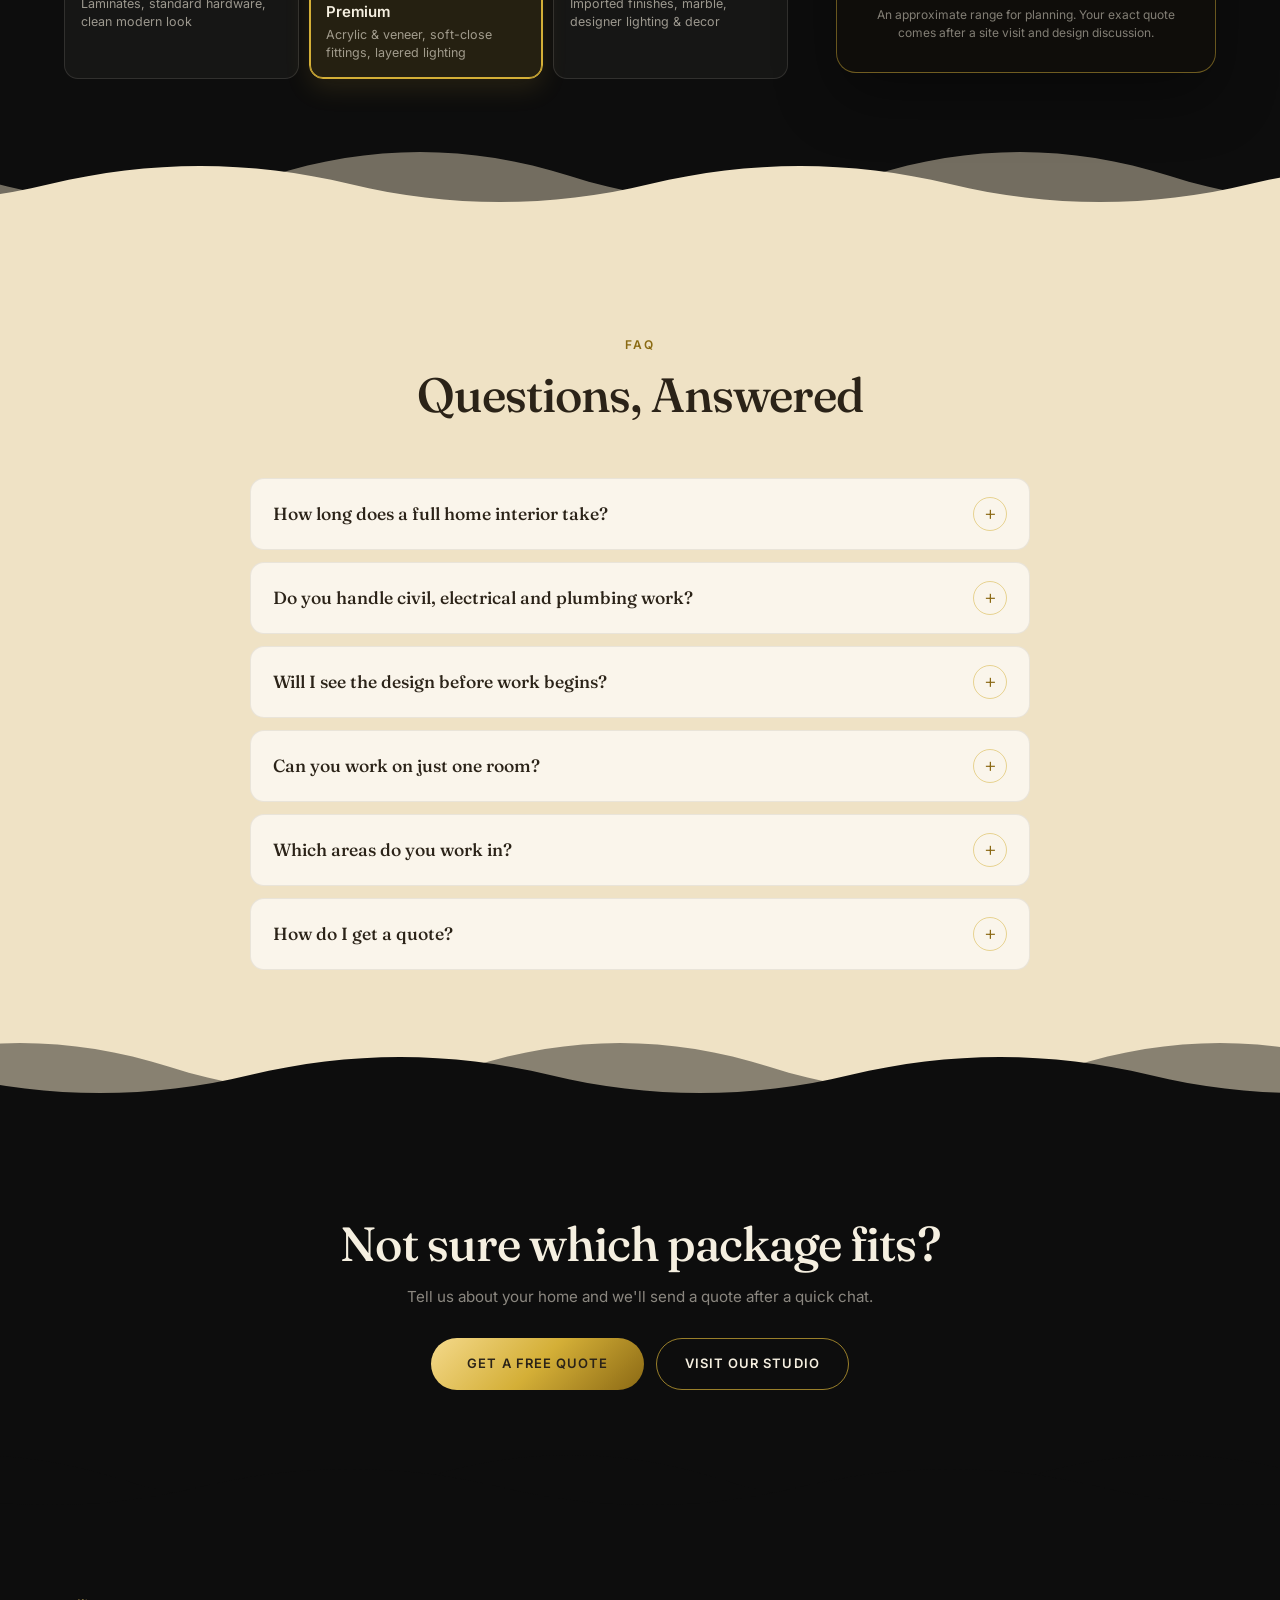
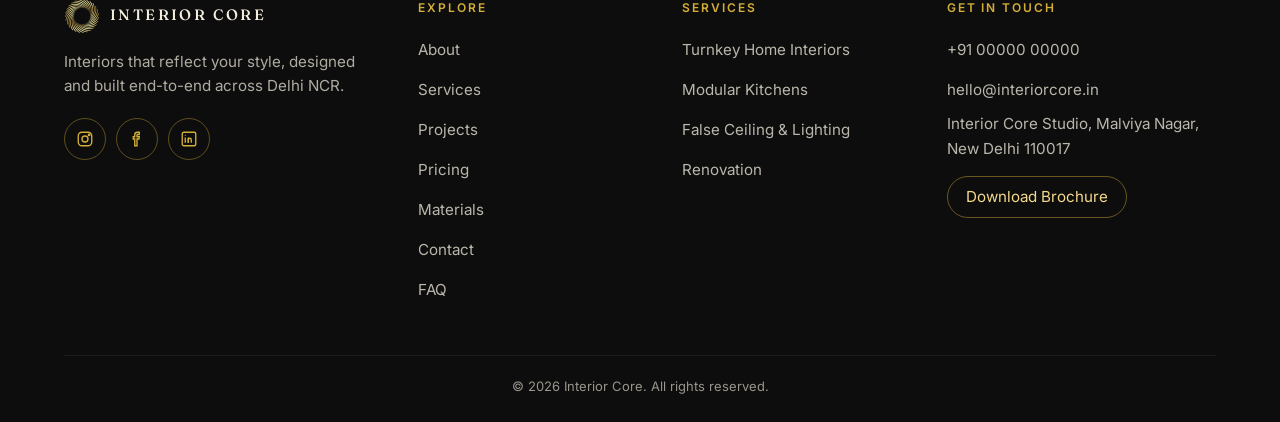
<file: pricing.html>
<!doctype html>
<html lang="en">
<head>
<meta charset="UTF-8">
<meta name="viewport" content="width=device-width, initial-scale=1.0">
<title>Pricing | Interior Core</title>
<meta name="description" content="Interior Core packages for 1 BHK, 2-3 BHK homes and full renovations, with clear starting prices.">

<link rel="preconnect" href="https://fonts.googleapis.com">
<link rel="preconnect" href="https://fonts.gstatic.com" crossorigin>
<link href="https://fonts.googleapis.com/css2?family=Fraunces:ital,opsz,wght@0,9..144,300..700;1,9..144,300..700&family=Inter:wght@300;400;500;600&display=swap" rel="stylesheet">

<meta name="theme-color" content="#faf5ec">
<link rel="icon" href="img/brand/favicon-32.png" type="image/png" sizes="32x32">
<link rel="apple-touch-icon" href="img/brand/apple-touch-icon.png">
<link rel="stylesheet" href="css/style.min.css?v=20261008u">
<script src="js/core/head.js?v=20261008u"></script>
</head>
<body data-solid-nav data-contact-href="contact.html">
<div class="intro" id="intro" aria-hidden="true"><div class="intro-inner"><span class="intro-logo"></span><span class="intro-word"><i class="i-0">I</i><i class="i-1">N</i><i class="i-2">T</i><i class="i-3">E</i><i class="i-4">R</i><i class="i-5">I</i><i class="i-6">O</i><i class="i-7">R</i><i class="i-8">&nbsp;</i><i class="i-9">C</i><i class="i-10">O</i><i class="i-11">R</i><i class="i-12">E</i></span><span class="intro-line"></span><small>Interiors that reflect your style</small></div></div>

<header id="site-nav">
  <div class="nav-inner">
    <a href="index.html" class="nav-logo">
      <img src="img/brand/logo-72.webp" alt="" width="36" height="36">
      <span>Interior Core</span>
    </a>
    <nav class="nav-links">
      <a href="about.html">About</a>
      <a href="services.html">Services</a>
      <a href="projects.html">Projects</a>
      <a href="pricing.html" aria-current="page">Pricing</a>
      <a href="contact.html" class="nav-contact-btn">Contact</a>
    </nav>
    <button class="nav-toggle" id="navToggle" aria-label="Open menu" aria-expanded="false">
      <span></span><span></span><span></span>
    </button>
  </div>
</header>

<section id="pricing" class="pricing page-top">
  <div class="section-header reveal-group">
    <span class="eyebrow reveal-item d-0">Packages</span>
    <h1 class="about-heading reveal-item d-1">Clear Pricing, No Surprises</h1>
    <p class="section-subline reveal-item d-2">Starting prices based on our recent projects. Your final quote comes after a site visit and design discussion.</p>
  </div>

  <div class="price-picker" role="radiogroup" aria-label="Which home do you have?">
    <span class="price-picker-label">I have a</span>
    <button type="button" role="radio" aria-checked="false" data-pick="0">1 BHK</button>
    <button type="button" role="radio" aria-checked="true" data-pick="1">2-3 BHK</button>
    <button type="button" role="radio" aria-checked="false" data-pick="2">Full Renovation</button>
  </div>

  <div class="pricing-track" id="pricingTrack" role="list">
    <article class="price-card d-0" role="listitem" data-pkg="0" data-property="1 BHK" data-budget="₹5-10 Lakh" data-name="1 BHK Interior">
      <span class="price-glow" aria-hidden="true"></span>
      
      <h3>1 BHK Interior</h3>
      <p class="price-amount"><span>from</span> ₹<b class="price-num" data-to="8">8</b> Lakh</p>
      <ul><li class="k-0">Space planning &amp; 2D layout</li><li class="k-1">Modular kitchen &amp; wardrobes</li><li class="k-2">False ceiling &amp; lighting</li><li class="k-3">Painting &amp; finishing</li></ul>
      <a href="contact.html" class="price-btn">Get a Quote</a>
    </article>
    <article class="price-card price-card-featured d-1" role="listitem" data-pkg="1" data-property="2 BHK" data-budget="₹20-35 Lakh" data-name="2-3 BHK Interior">
      <span class="price-glow" aria-hidden="true"></span>
      <span class="price-badge">Most Popular</span>
      <h3>2-3 BHK Interior</h3>
      <p class="price-amount"><span>from</span> ₹<b class="price-num" data-to="20">20</b> Lakh</p>
      <ul><li class="k-0">Everything in 1 BHK</li><li class="k-1">Theme-based 3D design</li><li class="k-2">Custom furniture &amp; feature walls</li><li class="k-3">Dedicated project manager</li></ul>
      <a href="contact.html" class="price-btn">Get a Quote</a>
    </article>
    <article class="price-card d-2" role="listitem" data-pkg="2" data-property="Villa / Independent House" data-budget="₹20-35 Lakh" data-name="Complete Renovation">
      <span class="price-glow" aria-hidden="true"></span>
      
      <h3>Complete Renovation</h3>
      <p class="price-amount"><span>from</span> ₹<b class="price-num" data-to="25">25</b> Lakh</p>
      <ul><li class="k-0">Turnkey, end-to-end execution</li><li class="k-1">Civil, electrical &amp; plumbing</li><li class="k-2">Pooja unit &amp; premium finishes</li><li class="k-3">Styling &amp; handover</li></ul>
      <a href="contact.html" class="price-btn">Get a Quote</a>
    </article>
  </div>
  <div class="price-dots" id="priceDots" aria-hidden="true"></div>
  <a href="pricing.html#estimator" class="price-estimate-link">Get a closer number with our cost estimator
    <svg viewBox="0 0 24 24" width="16" height="16" fill="none" stroke="currentColor" stroke-width="2" aria-hidden="true"><line x1="5" y1="12" x2="19" y2="12"/><polyline points="12 5 19 12 12 19"/></svg>
  </a>
</section>

<!-- DEMO TRUST BADGES: the ratings and follower counts below are samples for the showcase. -->
<section id="guarantees" class="guarantees wave-top">
  <svg width="0" height="0" aria-hidden="true" class="svg-defs"><defs><path id="gSealPath" d="M60,60 m-47,0 a47,47 0 1,1 94,0 a47,47 0 1,1 -94,0"/></defs></svg>
  <div class="section-header reveal-group">
    <span class="eyebrow reveal-item d-0">Our Promise</span>
    <h2 class="about-heading reveal-item d-1">Guarantees You Can Count On</h2>
    <p class="section-subline reveal-item d-2">Written into every contract, so you know exactly what you're getting.</p>
  </div>

  <div class="guarantee-grid reveal-group">
    <article class="guarantee reveal-item d-0">
      <div class="g-seal" aria-hidden="true">
        <svg class="g-seal-ring" viewBox="0 0 120 120"><text><textPath href="#gSealPath" textLength="292" lengthAdjust="spacing">INTERIOR CORE · GUARANTEED · INTERIOR CORE · GUARANTEED ·</textPath></text></svg>
        <span class="g-seal-core"><strong>10</strong><small>Years</small></span>
      </div>
      <h3>10-Year Warranty</h3>
      <p>On modular furniture, hardware and fittings, written into your contract.</p>
    </article>
    <article class="guarantee reveal-item d-1">
      <div class="g-seal" aria-hidden="true">
        <svg class="g-seal-ring" viewBox="0 0 120 120"><text><textPath href="#gSealPath" textLength="292" lengthAdjust="spacing">INTERIOR CORE · GUARANTEED · INTERIOR CORE · GUARANTEED ·</textPath></text></svg>
        <span class="g-seal-core"><strong>45</strong><small>Days</small></span>
      </div>
      <h3>45-Day Handover</h3>
      <p>For 2-3 BHK homes from design sign-off. If we're late, we pay a delay penalty.</p>
    </article>
    <article class="guarantee reveal-item d-2">
      <div class="g-seal" aria-hidden="true">
        <svg class="g-seal-ring" viewBox="0 0 120 120"><text><textPath href="#gSealPath" textLength="292" lengthAdjust="spacing">INTERIOR CORE · GUARANTEED · INTERIOR CORE · GUARANTEED ·</textPath></text></svg>
        <span class="g-seal-core"><strong>₹0</strong><small>Hidden</small></span>
      </div>
      <h3>No Hidden Costs</h3>
      <p>An itemised quote that lists every material and brand. What you sign is what you pay.</p>
    </article>
    <article class="guarantee reveal-item d-3">
      <div class="g-seal" aria-hidden="true">
        <svg class="g-seal-ring" viewBox="0 0 120 120"><text><textPath href="#gSealPath" textLength="292" lengthAdjust="spacing">INTERIOR CORE · GUARANTEED · INTERIOR CORE · GUARANTEED ·</textPath></text></svg>
        <span class="g-seal-core"><strong>146</strong><small>Checks</small></span>
      </div>
      <h3>146-Point Quality Check</h3>
      <p>Every cabinet, joint, edge and finish is inspected before we hand over the keys.</p>
    </article>
    <article class="guarantee reveal-item d-4">
      <div class="g-seal" aria-hidden="true">
        <svg class="g-seal-ring" viewBox="0 0 120 120"><text><textPath href="#gSealPath" textLength="292" lengthAdjust="spacing">INTERIOR CORE · GUARANTEED · INTERIOR CORE · GUARANTEED ·</textPath></text></svg>
        <span class="g-seal-core"><strong>3D</strong><small>Before</small></span>
      </div>
      <h3>See It Before It's Built</h3>
      <p>Photo-real 3D designs, with revisions until you love them, before any work starts.</p>
    </article>
    <article class="guarantee reveal-item d-5">
      <div class="g-seal" aria-hidden="true">
        <svg class="g-seal-ring" viewBox="0 0 120 120"><text><textPath href="#gSealPath" textLength="292" lengthAdjust="spacing">INTERIOR CORE · GUARANTEED · INTERIOR CORE · GUARANTEED ·</textPath></text></svg>
        <span class="g-seal-core"><strong>1</strong><small>Year</small></span>
      </div>
      <h3>Free Service for a Year</h3>
      <p>Hinges, channels and shutters adjusted free of charge after handover.</p>
    </article>
  </div>

  <div class="trust-row reveal-group" aria-label="Ratings">
    <div class="trust-badge reveal-item d-0">
      <img src="img/brands/google-icon.svg" alt="" width="34" height="34" loading="lazy">
      <span><strong>4.9 <i class="trust-stars" aria-hidden="true">★★★★★</i></strong><small>150+ reviews on <img class="trust-word" src="img/brands/google.svg" alt="Google" width="48" height="17" loading="lazy"></small></span>
    </div>
    <div class="trust-badge reveal-item d-1">
      <img src="img/brands/houzz.svg" alt="" width="30" height="34" loading="lazy">
      <span><strong>Top Rated</strong><small>Interior designer on Houzz</small></span>
    </div>
    <a href="#" class="trust-badge reveal-item d-2" data-ic-social="instagram">
      <img src="img/brands/instagram-icon.svg" alt="" width="34" height="34" loading="lazy">
      <span><strong>12K+ followers</strong><small>Fresh projects every week on Instagram</small></span>
    </a>
  </div>
</section>

<section id="estimator" class="estimator wave-top">
  <div class="section-header reveal-group">
    <span class="eyebrow eyebrow-light reveal-item d-0">Cost Estimator</span>
    <h2 class="about-heading reveal-item d-1">What Will My Interior Cost?</h2>
    <p class="section-subline reveal-item d-2">Pick your home, the spaces you want done and a finish level. The estimate updates instantly.</p>
  </div>

  <div class="est-wrap">
    <form class="est-form" id="estForm" novalidate>
      <a href="#estResult" class="est-live" id="estLive"><span>Estimate</span><strong>₹<span data-est="low">0</span> <i class="est-to">to</i> <span data-est="high">0</span> Lakh</strong></a>

      <fieldset class="est-step">
        <legend><span class="est-num">1</span>Your home</legend>
        <div class="est-options est-home">
          <label class="est-opt"><input type="radio" name="home" value="1bhk"><span><strong>1 BHK</strong><small>~550 sq ft</small></span></label>
          <label class="est-opt"><input type="radio" name="home" value="2bhk" checked><span><strong>2 BHK</strong><small>~900 sq ft</small></span></label>
          <label class="est-opt"><input type="radio" name="home" value="3bhk"><span><strong>3 BHK</strong><small>~1,300 sq ft</small></span></label>
          <label class="est-opt"><input type="radio" name="home" value="villa"><span><strong>4 BHK / Villa</strong><small>1,800+ sq ft</small></span></label>
        </div>
      </fieldset>

      <fieldset class="est-step">
        <legend><span class="est-num">2</span>Spaces to design</legend>
        <div class="est-options est-spaces">
          <label class="est-opt"><input type="checkbox" name="space" value="living" checked><span><i class="est-tick" aria-hidden="true"></i><svg viewBox="0 0 24 24" fill="none" stroke="currentColor" stroke-width="1.6" stroke-linecap="round" stroke-linejoin="round" aria-hidden="true"><path d="M4 11V8a2 2 0 0 1 2-2h12a2 2 0 0 1 2 2v3"/><path d="M2 13a2 2 0 0 1 4 0v2h12v-2a2 2 0 0 1 4 0v5H2z"/><path d="M5 18v2M19 18v2"/></svg><strong>Living &amp; Dining</strong></span></label>
          <label class="est-opt"><input type="checkbox" name="space" value="kitchen" checked><span><i class="est-tick" aria-hidden="true"></i><svg viewBox="0 0 24 24" fill="none" stroke="currentColor" stroke-width="1.6" stroke-linecap="round" stroke-linejoin="round" aria-hidden="true"><rect x="4" y="3" width="16" height="18" rx="2"/><path d="M4 10h16M8 6.5h.01M12 6.5h.01M9 13.5v3"/></svg><strong>Modular Kitchen</strong></span></label>
          <label class="est-opt"><input type="checkbox" name="space" value="bedrooms" checked><span><i class="est-tick" aria-hidden="true"></i><svg viewBox="0 0 24 24" fill="none" stroke="currentColor" stroke-width="1.6" stroke-linecap="round" stroke-linejoin="round" aria-hidden="true"><path d="M2 19V6"/><path d="M2 15h20v4"/><path d="M22 15v-3a3 3 0 0 0-3-3h-8v6"/><circle cx="6.5" cy="11.5" r="2"/></svg><strong>Bedrooms</strong><small data-est-beds>× 2 rooms</small></span></label>
          <label class="est-opt"><input type="checkbox" name="space" value="wardrobes" checked><span><i class="est-tick" aria-hidden="true"></i><svg viewBox="0 0 24 24" fill="none" stroke="currentColor" stroke-width="1.6" stroke-linecap="round" stroke-linejoin="round" aria-hidden="true"><rect x="4" y="2" width="16" height="20" rx="1.5"/><path d="M12 2v20M10 11v2M14 11v2"/></svg><strong>Wardrobes</strong><small data-est-beds>× 2 rooms</small></span></label>
          <label class="est-opt"><input type="checkbox" name="space" value="ceiling" checked><span><i class="est-tick" aria-hidden="true"></i><svg viewBox="0 0 24 24" fill="none" stroke="currentColor" stroke-width="1.6" stroke-linecap="round" stroke-linejoin="round" aria-hidden="true"><path d="M9 18h6M10 21h4"/><path d="M12 3a6 6 0 0 0-4 10.5c.7.7 1 1.5 1 2.5h6c0-1 .3-1.8 1-2.5A6 6 0 0 0 12 3z"/></svg><strong>False Ceiling &amp; Lighting</strong></span></label>
          <label class="est-opt"><input type="checkbox" name="space" value="pooja"><span><i class="est-tick" aria-hidden="true"></i><svg viewBox="0 0 24 24" fill="none" stroke="currentColor" stroke-width="1.6" stroke-linecap="round" stroke-linejoin="round" aria-hidden="true"><path d="M5 21V10a7 7 0 0 1 14 0v11"/><path d="M3 21h18"/><path d="M12 10c-1 1.4-1.5 2.4-1.5 3.3a1.5 1.5 0 0 0 3 0c0-.9-.5-1.9-1.5-3.3z"/></svg><strong>Pooja Unit</strong></span></label>
          <label class="est-opt"><input type="checkbox" name="space" value="painting" checked><span><i class="est-tick" aria-hidden="true"></i><svg viewBox="0 0 24 24" fill="none" stroke="currentColor" stroke-width="1.6" stroke-linecap="round" stroke-linejoin="round" aria-hidden="true"><rect x="3" y="3" width="15" height="6" rx="1.5"/><path d="M18 6h3v5h-9v3"/><rect x="10" y="14" width="4" height="7" rx="1"/></svg><strong>Painting &amp; Finishing</strong></span></label>
          <label class="est-opt"><input type="checkbox" name="space" value="civil"><span><i class="est-tick" aria-hidden="true"></i><svg viewBox="0 0 24 24" fill="none" stroke="currentColor" stroke-width="1.6" stroke-linecap="round" stroke-linejoin="round" aria-hidden="true"><rect x="3" y="4" width="18" height="16" rx="1"/><path d="M3 9.3h18M3 14.7h18M9 4v5.3M15 9.3v5.4M9 14.7V20"/></svg><strong>Civil &amp; Renovation</strong></span></label>
        </div>
      </fieldset>

      <fieldset class="est-step">
        <legend><span class="est-num">3</span>Finish level</legend>
        <div class="est-options est-finish">
          <label class="est-opt"><input type="radio" name="finish" value="essential"><span><strong>Essential</strong><small>Laminates, standard hardware, clean modern look</small></span></label>
          <label class="est-opt"><input type="radio" name="finish" value="premium" checked><span><b class="est-badge">Most chosen</b><strong>Premium</strong><small>Acrylic &amp; veneer, soft-close fittings, layered lighting</small></span></label>
          <label class="est-opt"><input type="radio" name="finish" value="luxury"><span><strong>Luxury</strong><small>Imported finishes, marble, designer lighting &amp; decor</small></span></label>
        </div>
      </fieldset>
    </form>

    <aside class="est-result" id="estResult" aria-live="polite">
      <small class="est-label">Estimated cost</small>
      <p class="est-total">₹<span data-est="low">0</span> <i class="est-to">to</i> <span data-est="high">0</span> <em>Lakh</em></p>
      <p class="est-meta"><svg viewBox="0 0 24 24" width="16" height="16" fill="none" stroke="currentColor" stroke-width="1.8" stroke-linecap="round" aria-hidden="true"><circle cx="12" cy="12" r="9"/><path d="M12 7v5l3 2"/></svg><span id="estDays">Ready in about 45 to 60 days</span></p>
      <ul class="est-breakdown" id="estBreakdown"></ul>
      <a href="contact.html" class="lb-cta est-wa" id="estWhatsApp"><svg viewBox="0 0 24 24" width="18" height="18" fill="currentColor" aria-hidden="true"><path d="M12.04 2C6.58 2 2.13 6.45 2.13 11.91c0 1.75.46 3.45 1.32 4.95L2.05 22l5.25-1.38a9.9 9.9 0 0 0 4.74 1.21h.01c5.46 0 9.91-4.45 9.91-9.91 0-2.65-1.03-5.14-2.9-7.01A9.82 9.82 0 0 0 12.04 2Zm0 18.15h-.01a8.23 8.23 0 0 1-4.19-1.15l-.3-.18-3.12.82.83-3.04-.2-.31a8.2 8.2 0 0 1-1.26-4.38c0-4.54 3.7-8.23 8.25-8.23 2.2 0 4.27.86 5.83 2.42a8.18 8.18 0 0 1 2.41 5.83c0 4.54-3.7 8.22-8.24 8.22Zm4.52-6.16c-.25-.12-1.47-.72-1.69-.81-.23-.08-.39-.12-.56.13-.16.25-.64.81-.79.97-.14.17-.29.19-.54.06-.25-.12-1.05-.39-1.99-1.23-.74-.66-1.23-1.47-1.38-1.72-.14-.25-.02-.38.11-.51.11-.11.25-.29.37-.43.13-.15.17-.25.25-.42.08-.16.04-.31-.02-.43-.06-.13-.56-1.35-.76-1.84-.2-.48-.41-.42-.56-.43h-.48c-.17 0-.43.06-.66.31-.22.25-.86.85-.86 2.07 0 1.22.89 2.4 1.01 2.56.12.17 1.75 2.67 4.23 3.74.59.26 1.05.41 1.41.52.59.19 1.13.16 1.56.1.48-.07 1.47-.6 1.67-1.18.21-.58.21-1.07.14-1.18-.06-.1-.22-.16-.47-.28Z"/></svg><span>Send Estimate on WhatsApp</span></a>
      <a href="contact.html#visit" class="est-visit">or book a studio visit →</a>
      <p class="est-note">An approximate range for planning. Your exact quote comes after a site visit and design discussion.</p>
    </aside>
  </div>
</section>

<section id="faq" class="faq wave-top">
  <div class="section-header reveal-group">
    <span class="eyebrow reveal-item d-0">FAQ</span>
    <h2 class="about-heading reveal-item d-1">Questions, Answered</h2>
  </div>

  <div class="faq-list" id="faqList">
    <details class="faq-item i-0">
      <summary>How long does a full home interior take?</summary>
      <div class="faq-answer"><p>It depends on the size and scope. We share a clear timeline with you at the design stage, before any work starts, and keep you updated throughout.</p></div>
    </details>
    <details class="faq-item i-1">
      <summary>Do you handle civil, electrical and plumbing work?</summary>
      <div class="faq-answer"><p>Yes. Our turnkey projects cover civil changes, wiring, plumbing, false ceilings, furniture and finishing, all managed by our own team.</p></div>
    </details>
    <details class="faq-item i-2">
      <summary>Will I see the design before work begins?</summary>
      <div class="faq-answer"><p>Yes. You get 2D layouts and 3D views of your space, and we refine them with you until you are happy.</p></div>
    </details>
    <details class="faq-item i-3">
      <summary>Can you work on just one room?</summary>
      <div class="faq-answer"><p>Absolutely. We take on single rooms (a bedroom, living room, kitchen or pooja unit) as well as complete homes.</p></div>
    </details>
    <details class="faq-item i-4">
      <summary>Which areas do you work in?</summary>
      <div class="faq-answer"><p>We work across Delhi NCR, with projects in Malviya Nagar, Vasant Kunj, Naraina, Faridabad and more.</p></div>
    </details>
    <details class="faq-item i-5">
      <summary>How do I get a quote?</summary>
      <div class="faq-answer"><p>Send us your details using the form below or on WhatsApp. We'll set up a consultation and site visit, then share a detailed quote.</p></div>
    </details>
  </div>
</section>

<section class="projects-cta wave-top">
  <h2 class="about-heading">Not sure which package fits?</h2>
  <p class="section-subline">Tell us about your home and we'll send a quote after a quick chat.</p>
  <div class="cs-cta-btns">
    <a href="contact.html" class="lb-cta">Get a Free Quote</a>
    <a href="contact.html#visit" class="cs-ghost">Visit Our Studio</a>
  </div>
</section>

<footer class="site-footer wave-top">
  <div class="footer-inner">
    <div class="footer-brand">
      <a href="index.html" class="footer-logo">
        <img src="img/brand/logo-72.webp" alt="" width="36" height="36" loading="lazy">
        <span>Interior Core</span>
      </a>
      <p>Interiors that reflect your style, designed and built end-to-end across Delhi NCR.</p>
      <div class="footer-social">
        <a href="#" data-ic-social="instagram" aria-label="Instagram"><svg viewBox="0 0 24 24" width="18" height="18" fill="none" stroke="currentColor" stroke-width="1.8" aria-hidden="true"><rect x="3" y="3" width="18" height="18" rx="5"/><circle cx="12" cy="12" r="4"/><circle cx="17.5" cy="6.5" r="1"/></svg></a>
        <a href="#" data-ic-social="facebook" aria-label="Facebook"><svg viewBox="0 0 24 24" width="18" height="18" fill="none" stroke="currentColor" stroke-width="1.8" aria-hidden="true"><path d="M15 3h-2.5A3.5 3.5 0 0 0 9 6.5V9H7v3h2v9h3v-9h2.6l.4-3h-3V7a1 1 0 0 1 1-1h2V3Z"/></svg></a>
        <a href="#" data-ic-social="linkedin" aria-label="LinkedIn"><svg viewBox="0 0 24 24" width="18" height="18" fill="none" stroke="currentColor" stroke-width="1.8" aria-hidden="true"><rect x="3" y="3" width="18" height="18" rx="2"/><line x1="7" y1="10" x2="7" y2="17"/><circle cx="7" cy="7" r="0.8" fill="currentColor" stroke="none"/><path d="M11 17v-4a2 2 0 0 1 4 0v4"/><line x1="11" y1="10" x2="11" y2="17"/></svg></a>
      </div>
    </div>

    <nav class="footer-col" aria-label="Footer">
      <h4>Explore</h4>
      <a href="about.html">About</a>
      <a href="services.html">Services</a>
      <a href="projects.html">Projects</a>
      <a href="pricing.html">Pricing</a>
      <a href="materials.html">Materials</a>
      <a href="contact.html">Contact</a>
      <a href="pricing.html#faq">FAQ</a>
    </nav>

    <div class="footer-col">
      <h4>Services</h4>
      <span>Turnkey Home Interiors</span>
      <span>Modular Kitchens</span>
      <span>False Ceiling &amp; Lighting</span>
      <span>Renovation</span>
    </div>

    <div class="footer-col">
      <h4>Get in Touch</h4>
      <a href="contact.html" data-ic-tel data-ic-text="phoneDisplay">+91 00000 00000</a>
      <a href="contact.html" data-ic-mail data-ic-text="email">hello@interiorcore.in</a>
      <span data-ic-text="address">Interior Core Studio, Malviya Nagar, New Delhi</span>
      <a href="img/brand/interior-core-brochure.jpg" class="footer-brochure" download>Download Brochure</a>
    </div>
  </div>

  <div class="footer-bottom">
    <span>© <span id="footerYear">2026</span> Interior Core. All rights reserved.</span>
  </div>
</footer>

<!-- Floating WhatsApp button (all screen sizes) -->
<a href="contact.html" class="wa-float" data-ic-wa aria-label="Chat on WhatsApp"><svg viewBox="0 0 24 24" width="20" height="20" fill="currentColor" aria-hidden="true"><path d="M12.04 2C6.58 2 2.13 6.45 2.13 11.91c0 1.75.46 3.45 1.32 4.95L2.05 22l5.25-1.38a9.9 9.9 0 0 0 4.74 1.21h.01c5.46 0 9.91-4.45 9.91-9.91 0-2.65-1.03-5.14-2.9-7.01A9.82 9.82 0 0 0 12.04 2Zm0 18.15h-.01a8.23 8.23 0 0 1-4.19-1.15l-.3-.18-3.12.82.83-3.04-.2-.31a8.2 8.2 0 0 1-1.26-4.38c0-4.54 3.7-8.23 8.25-8.23 2.2 0 4.27.86 5.83 2.42a8.18 8.18 0 0 1 2.41 5.83c0 4.54-3.7 8.22-8.24 8.22Zm4.52-6.16c-.25-.12-1.47-.72-1.69-.81-.23-.08-.39-.12-.56.13-.16.25-.64.81-.79.97-.14.17-.29.19-.54.06-.25-.12-1.05-.39-1.99-1.23-.74-.66-1.23-1.47-1.38-1.72-.14-.25-.02-.38.11-.51.11-.11.25-.29.37-.43.13-.15.17-.25.25-.42.08-.16.04-.31-.02-.43-.06-.13-.56-1.35-.76-1.84-.2-.48-.41-.42-.56-.43h-.48c-.17 0-.43.06-.66.31-.22.25-.86.85-.86 2.07 0 1.22.89 2.4 1.01 2.56.12.17 1.75 2.67 4.23 3.74.59.26 1.05.41 1.41.52.59.19 1.13.16 1.56.1.48-.07 1.47-.6 1.67-1.18.21-.58.21-1.07.14-1.18-.06-.1-.22-.16-.47-.28Z"/></svg></a>

<script src="js/site.min.js?v=20261008u"></script>
</body>
</html>
</file>
<file: css/style.min.css>
:root{--ic-black: #000000;--ic-black-soft: #0d0d0d;--ic-gold-light: #f4d98b;--ic-gold: #d4af37;--ic-gold-deep: #8b6914;--ic-cream: #f5efe0;--ic-bg: #faf5ec;--ic-bg-soft: #efe2c5;--ic-ink: #2b2318;--ic-gold-text: #8a6a12;--font-display: "Fraunces", "Playfair Display", serif;--font-body: "Inter", "Manrope", sans-serif}*{margin:0;padding:0;box-sizing:border-box}html{scroll-behavior:smooth}body{background:var(--ic-bg);color:var(--ic-ink);font-family:var(--font-body);font-size:16px;line-height:1.65;-webkit-font-smoothing:antialiased;-moz-osx-font-smoothing:grayscale;text-rendering:optimizeLegibility;-webkit-text-size-adjust:100%}h1,h2,h3,h4{font-optical-sizing:auto;text-wrap:balance}p{text-wrap:pretty}img{display:block;max-width:100%;height:auto}a{color:inherit;text-decoration:none}.d-0{--d: 0}.d-1{--d: 1}.d-2{--d: 2}.d-3{--d: 3}.d-4{--d: 4}.d-5{--d: 5}.d-6{--d: 6}.d-7{--d: 7}.d-8{--d: 8}.d-9{--d: 9}.k-0{--k: 0}.k-1{--k: 1}.k-2{--k: 2}.k-3{--k: 3}.k-4{--k: 4}.k-5{--k: 5}.i-0{--i: 0}.i-1{--i: 1}.i-2{--i: 2}.i-3{--i: 3}.i-4{--i: 4}.i-5{--i: 5}.i-6{--i: 6}.i-7{--i: 7}.i-8{--i: 8}.i-9{--i: 9}.i-10{--i: 10}.i-11{--i: 11}.i-12{--i: 12}.svg-defs{position:absolute}#site-nav{position:fixed;inset:0 0 auto;z-index:100;padding:20px clamp(20px,5vw,64px);transition:background-color .4s ease,backdrop-filter .4s ease,box-shadow .4s ease}#site-nav.scrolled{background-color:#faf5ecd9;backdrop-filter:blur(8px);-webkit-backdrop-filter:blur(8px);box-shadow:0 8px 30px #2b23181a}#site-nav.scrolled .nav-logo,#site-nav.scrolled .nav-links{color:var(--ic-ink)}#site-nav.scrolled .nav-toggle span{background:var(--ic-ink)}.nav-inner{display:flex;align-items:center;justify-content:space-between;max-width:1400px;margin:0 auto}.nav-logo{display:flex;align-items:center;gap:10px;font-family:var(--font-display);font-weight:500;letter-spacing:.16em;text-transform:uppercase;font-size:15px;line-height:1;color:var(--ic-cream)}.nav-logo img{width:36px;height:36px}.nav-links{display:flex;align-items:center;gap:clamp(16px,2.2vw,32px);font-size:14px;font-weight:400;letter-spacing:.02em;line-height:1;color:var(--ic-cream)}.nav-links a{display:inline-flex;align-items:center;min-height:40px;opacity:.85;transition:opacity .25s ease,color .25s ease}.nav-links a:hover{opacity:1;color:var(--ic-gold)}.nav-links a[aria-current=page]:not(.nav-contact-btn){position:relative;opacity:1;color:var(--ic-gold-deep);font-weight:500}.nav-links a[aria-current=page]:not(.nav-contact-btn):after{content:"";position:absolute;left:0;right:0;bottom:6px;height:1.5px;border-radius:2px;background:var(--ic-gold)}.nav-links .nav-contact-btn[aria-current=page]{color:var(--ic-ink);background:linear-gradient(135deg,var(--ic-gold-light),var(--ic-gold) 50%,var(--ic-gold-deep))}.nav-contact-btn{justify-content:center;padding:0 24px;margin-left:clamp(0px,.8vw,12px);border-radius:999px;border:1.5px solid var(--ic-gold);opacity:1!important;transition:background .3s ease,color .3s ease}.nav-contact-btn:hover{background:linear-gradient(135deg,var(--ic-gold-light),var(--ic-gold) 50%,var(--ic-gold-deep));color:var(--ic-ink)!important}.nav-toggle{display:none;flex-direction:column;justify-content:center;align-items:center;gap:5px;width:44px;height:44px;margin-right:-10px;background:none;border:none;cursor:pointer}.nav-toggle span{width:22px;height:2px;background:var(--ic-cream);border-radius:2px;transition:transform .3s ease,opacity .3s ease,background .3s ease}@media (max-width: 1023px){#site-nav{padding-top:12px;padding-bottom:12px}.nav-logo,.nav-toggle{position:relative;z-index:2}.nav-toggle{display:flex}.nav-links{position:absolute;top:0;left:0;right:0;z-index:1;flex-direction:column;align-items:stretch;gap:0;max-height:100vh;max-height:100dvh;overflow-y:auto;padding:76px clamp(20px,5vw,64px) 22px;background:var(--ic-bg);color:var(--ic-ink);font-family:var(--font-display);font-size:1.3rem;border-radius:0 0 24px 24px;box-shadow:0 24px 50px #0000002e,0 0 0 100vmax #0d0d0d00;opacity:0;visibility:hidden;transform:translateY(-16px);transition:opacity .3s ease,transform .35s cubic-bezier(.22,1,.36,1),box-shadow .3s ease,visibility 0s linear .35s}.nav-links.open{opacity:1;visibility:visible;transform:none;box-shadow:0 24px 50px #0000002e,0 0 0 100vmax #0d0d0d73;transition:opacity .3s ease,transform .35s cubic-bezier(.22,1,.36,1),box-shadow .3s ease}.nav-links a:not(.nav-contact-btn){justify-content:space-between;min-height:56px;padding:0 4px;opacity:1;border-bottom:1px solid rgba(43,35,24,.08);background:url("data:image/svg+xml,%3Csvg xmlns='http://www.w3.org/2000/svg' viewBox='0 0 24 24' fill='none' stroke='%23b8963a' stroke-width='2' stroke-linecap='round' stroke-linejoin='round'%3E%3Cpolyline points='9 6 15 12 9 18'/%3E%3C/svg%3E") right 2px center / 18px no-repeat}.nav-links a[aria-current=page]:not(.nav-contact-btn):after{display:none}.nav-links.open a{animation:nav-item .4s cubic-bezier(.22,1,.36,1) both}.nav-links.open a:nth-child(2){animation-delay:.04s}.nav-links.open a:nth-child(3){animation-delay:.08s}.nav-links.open a:nth-child(4){animation-delay:.12s}.nav-links.open a:nth-child(5){animation-delay:.16s}.nav-links .nav-contact-btn{margin:18px 0 0;min-height:52px;padding:0 40px;font-family:var(--font-body);font-size:15px;font-weight:500;letter-spacing:.04em;background:linear-gradient(135deg,var(--ic-gold-light),var(--ic-gold) 50%,var(--ic-gold-deep));color:var(--ic-ink)}#site-nav.menu-open .nav-logo{color:var(--ic-ink)}#site-nav.menu-open .nav-toggle span{background:var(--ic-ink)}#site-nav.menu-open .nav-toggle span:nth-child(1){transform:translateY(7px) rotate(45deg)}#site-nav.menu-open .nav-toggle span:nth-child(2){opacity:0}#site-nav.menu-open .nav-toggle span:nth-child(3){transform:translateY(-7px) rotate(-45deg)}}@keyframes nav-item{0%{opacity:0;transform:translateY(-8px)}}#hero{position:relative;min-height:100svh;width:100%;overflow:hidden;display:flex;align-items:center;justify-content:center}.hero-bg{position:absolute;inset:0;width:100%;height:100%;object-fit:cover;transform:scale(1);animation:heroZoom 20s ease-in-out infinite alternate;will-change:transform}@keyframes heroZoom{0%{transform:scale(1)}to{transform:scale(1.08)}}.hero-overlay{position:absolute;inset:0;background:linear-gradient(180deg,#0000008c,#00000059 40%,#000000a6)}.hero-content{position:relative;z-index:2;display:flex;flex-direction:column;align-items:center;justify-content:center;text-align:center;max-width:860px;padding:0 24px;will-change:opacity,transform}.hero-item{opacity:0;transform:translateY(24px) scale(.94);animation:heroReveal .9s cubic-bezier(.16,1,.3,1) forwards;animation-delay:calc(var(--d, 0) * .12s)}@keyframes heroReveal{0%{opacity:0;transform:translateY(24px) scale(.94)}to{opacity:1;transform:translateY(0) scale(1)}}.hero-headline{font-family:var(--font-display);font-weight:400;color:var(--ic-cream);font-size:clamp(2.1rem,5.4vw,3.75rem);line-height:1.08;letter-spacing:-.02em;text-wrap:balance;max-width:760px;margin-bottom:20px}.hero-headline em{font-style:italic;color:var(--ic-gold-light)}.hero-value{font-family:var(--font-body);font-weight:400;color:var(--ic-cream);font-size:clamp(1rem,1.5vw,1.15rem);line-height:1.6;text-wrap:pretty;max-width:520px;opacity:.9;margin-bottom:36px}.hero-cta{position:relative;display:inline-block;padding:18px 42px;font-family:var(--font-body);font-size:14px;font-weight:500;letter-spacing:.06em;text-transform:uppercase;color:var(--ic-gold-light);border-radius:999px;background-color:transparent;transition:color .35s ease,box-shadow .35s ease}.hero-cta:before{content:"";position:absolute;inset:0;border-radius:inherit;padding:2px;background:linear-gradient(135deg,var(--ic-gold-light),var(--ic-gold),var(--ic-gold-deep));-webkit-mask:linear-gradient(#fff 0 0) content-box,linear-gradient(#fff 0 0);-webkit-mask-composite:xor;mask-composite:exclude;transition:opacity .35s ease}.hero-cta:hover{color:var(--ic-ink);background:linear-gradient(135deg,var(--ic-gold-light),var(--ic-gold) 50%,var(--ic-gold-deep));box-shadow:0 8px 40px #d4af3759}.hero-cta:hover:before{opacity:0}.hero-scroll{position:absolute;z-index:2;bottom:clamp(90px,11vh,112px);left:50%;transform:translate(-50%);transition:opacity .4s ease}.scroll-line{display:block;width:1px;height:48px;background:linear-gradient(180deg,var(--ic-gold),transparent);animation:scrollBounce 2s ease-in-out infinite;transform-origin:top}@keyframes scrollBounce{0%,to{transform:scaleY(1);opacity:.8}50%{transform:scaleY(.55);opacity:.4}}.stats-grid{position:absolute;z-index:2;left:clamp(20px,5vw,64px);bottom:clamp(84px,10vh,104px);display:flex;flex-wrap:wrap;align-items:flex-start;max-width:90%}.stat{display:flex;flex-direction:column;align-items:flex-start;text-align:left;gap:6px;padding:4px 24px;opacity:0;transform:translateY(20px)}.stats-grid.in-view .stat{animation:statReveal 1.4s cubic-bezier(.16,1,.3,1) forwards;animation-delay:calc(var(--d, 0) * .28s)}@keyframes statReveal{0%{opacity:0;transform:translateY(20px)}to{opacity:1;transform:translateY(0)}}.stat-number{font-family:var(--font-display);font-weight:500;font-size:clamp(2rem,3.4vw,2.75rem);line-height:1;background:linear-gradient(135deg,var(--ic-gold-light),var(--ic-gold) 50%,var(--ic-gold-deep));-webkit-background-clip:text;background-clip:text;color:transparent;filter:drop-shadow(0 2px 10px rgba(0,0,0,.5))}.stat-label{font-family:var(--font-body);font-size:12.5px;font-weight:400;letter-spacing:.06em;text-transform:uppercase;color:var(--ic-cream);opacity:.85;white-space:nowrap;text-shadow:0 1px 6px rgba(0,0,0,.6)}@media (min-width: 769px){.stat:not(:first-child){border-left:1px solid rgba(212,175,55,.25)}}.about{background:var(--ic-bg);padding:clamp(80px,10vw,140px) clamp(20px,5vw,64px)}.reveal-item{opacity:0;transform:translateY(24px) scale(.96)}.reveal-group.in-view .reveal-item{animation:heroReveal .9s cubic-bezier(.16,1,.3,1) forwards;animation-delay:calc(var(--d, 0) * .15s)}.about-story{display:grid;grid-template-columns:1fr 1fr;align-items:center;gap:clamp(48px,7vw,110px);max-width:1200px;margin:0 auto clamp(96px,12vw,160px)}.about-collage{position:relative;padding:0 0 56px}.about-main-frame{width:80%;margin-left:auto;aspect-ratio:4 / 5;overflow:hidden;border-radius:18px;box-shadow:0 30px 60px #2b23182e;translate:0 calc(var(--py, 0) * 18px)}.about-img-main{width:100%;height:100%;object-fit:cover;animation:aboutZoom 16s ease-in-out infinite alternate}@keyframes aboutZoom{0%{transform:scale(1)}to{transform:scale(1.1)}}@keyframes aboutFloat{0%,to{transform:translateY(0)}50%{transform:translateY(-12px)}}@keyframes aboutFrameDrift{0%,to{transform:translate(0)}50%{transform:translate(8px,-8px)}}.about-collage:before{content:"";position:absolute;top:-18px;right:-18px;width:55%;height:60%;border:1.5px solid rgba(212,175,55,.55);border-radius:22px;z-index:-1;animation:aboutFrameDrift 9s ease-in-out infinite}.about-img-second{position:absolute;left:0;bottom:0;width:50%;aspect-ratio:4 / 3;object-fit:cover;border:8px solid var(--ic-bg);border-radius:18px;box-shadow:0 20px 40px #2b231833;translate:0 calc(var(--py, 0) * -40px);animation:aboutFloat 6s ease-in-out infinite}.about-badge{position:absolute;top:36px;left:4%;display:flex;align-items:center;gap:14px;padding:16px 20px;background:var(--ic-black-soft);border:1px solid rgba(212,175,55,.35);border-radius:16px;box-shadow:0 18px 40px #00000040;translate:0 calc(var(--py, 0) * -28px);animation:aboutFloat 7s ease-in-out -2.5s infinite}.about-badge-num{font-family:var(--font-display);font-size:2.4rem;line-height:1;letter-spacing:-.02em;background:linear-gradient(135deg,var(--ic-gold-light),var(--ic-gold) 50%,var(--ic-gold-deep));-webkit-background-clip:text;background-clip:text;color:transparent}.about-badge-text{font-size:12px;font-weight:500;letter-spacing:.06em;line-height:1.45;text-transform:uppercase;color:var(--ic-cream)}.about-heading em{font-style:italic;color:var(--ic-gold-deep)}.about-points{list-style:none;display:grid;gap:18px;margin:28px 0 36px}.about-points li{display:flex;gap:16px;align-items:flex-start;font-size:.95rem;line-height:1.55;color:#2b2318bf}.about-points strong{display:block;font-weight:600;color:var(--ic-ink);margin-bottom:2px}.about-icon{flex-shrink:0;display:inline-flex;align-items:center;justify-content:center;width:46px;height:46px;margin-top:-2px;border-radius:14px;color:var(--ic-gold-deep);background:linear-gradient(145deg,#fffdf8,#f6ecd4);border:1px solid rgba(212,175,55,.45);box-shadow:0 8px 18px #8b69141f;transition:transform .35s ease,color .35s ease,background .35s ease}.about-points li:hover .about-icon{transform:translateY(-2px) rotate(-4deg);color:var(--ic-ink);background:linear-gradient(135deg,var(--ic-gold-light),var(--ic-gold) 50%,var(--ic-gold-deep))}.about-actions{display:flex;flex-wrap:wrap;align-items:center;gap:16px 28px}.about-btn{display:inline-flex;align-items:center;justify-content:center;min-height:52px;padding:0 34px;font-size:13px;font-weight:600;letter-spacing:.08em;text-transform:uppercase;color:var(--ic-cream);background:var(--ic-black-soft);border-radius:999px;transition:background .3s ease,color .3s ease}.about-btn:hover{color:var(--ic-ink);background:linear-gradient(135deg,var(--ic-gold-light),var(--ic-gold) 50%,var(--ic-gold-deep))}.about-link{display:inline-flex;align-items:center;gap:8px;min-height:44px;font-size:14px;font-weight:600;color:var(--ic-gold-text);transition:gap .3s ease}.about-link:hover{gap:12px}.eyebrow{display:block;font-family:var(--font-body);text-transform:uppercase;letter-spacing:.18em;color:var(--ic-gold-text);font-size:12px;font-weight:600;margin-bottom:14px}.about-heading{font-family:var(--font-display);font-weight:500;color:var(--ic-ink);font-size:clamp(2rem,4vw,3rem);line-height:1.1;letter-spacing:-.02em;margin-bottom:20px}.about-body{font-family:var(--font-body);font-weight:400;color:var(--ic-ink);opacity:.85;max-width:640px;font-size:clamp(.95rem,1.3vw,1.05rem)}.founders{max-width:1200px;margin:0 auto}.founders-inner{display:grid;grid-template-columns:.9fr 1.1fr;align-items:center;gap:clamp(48px,7vw,100px)}.founders-heading{font-family:var(--font-display);font-weight:500;color:var(--ic-ink);font-size:clamp(1.75rem,3vw,2.4rem);line-height:1.12;letter-spacing:-.015em}.founders-divider{width:60px;height:2px;background:var(--ic-gold);margin:20px 0 22px}.founders-desc{color:var(--ic-ink);opacity:.75;font-size:.95rem;line-height:1.65;max-width:380px;margin-bottom:28px}.founders-cta{display:inline-flex;align-items:center;min-height:50px;padding:0 32px;font-size:13px;font-weight:600;letter-spacing:.08em;text-transform:uppercase;color:var(--ic-gold-text);border:1.5px solid rgba(212,175,55,.6);border-radius:999px;transition:background .3s ease,color .3s ease,border-color .3s ease}.founders-cta:hover{background:linear-gradient(135deg,var(--ic-gold-light),var(--ic-gold) 50%,var(--ic-gold-deep));color:var(--ic-ink);border-color:transparent}.founders-profiles{display:flex}.founder-profile{flex:1;display:flex;flex-direction:column;align-items:center;text-align:center;padding:0 clamp(16px,3vw,32px)}.founder-profile+.founder-profile{border-left:1px solid rgba(212,175,55,.25)}.founder-photo-ring{position:relative;width:160px;height:160px;border-radius:50%;padding:4px;background:conic-gradient(var(--ic-gold-light),var(--ic-gold),var(--ic-gold-deep),var(--ic-gold-light));margin-bottom:20px;flex-shrink:0;transition:filter .4s ease,box-shadow .4s ease}.founder-photo-ring img{width:100%;height:100%;border-radius:50%;border:3px solid var(--ic-bg);object-fit:cover;object-position:center 20%;background:var(--ic-bg-soft);transition:transform .4s ease}.founder-photo-ring.no-photo:after{content:attr(data-initials);position:absolute;inset:4px;display:flex;align-items:center;justify-content:center;border-radius:50%;background:linear-gradient(135deg,var(--ic-gold-light),var(--ic-gold) 50%,var(--ic-gold-deep));font-family:var(--font-display);font-size:2rem;color:var(--ic-ink)}@media (hover: hover){.founder-profile:hover .founder-photo-ring{filter:brightness(1.08);box-shadow:0 0 34px #d4af374d}.founder-profile:hover .founder-photo-ring img{transform:scale(1.03)}}.founder-name{font-family:var(--font-display);font-weight:500;color:var(--ic-ink);font-size:1.15rem;line-height:1.2;margin-bottom:6px}.founder-role{font-size:12px;font-weight:600;letter-spacing:.1em;text-transform:uppercase;color:var(--ic-gold-text);margin-bottom:16px}.founder-social{display:flex;gap:12px}.founder-social a{display:inline-flex;align-items:center;justify-content:center;width:42px;height:42px;border-radius:50%;color:#fff;box-shadow:0 6px 16px #2b231826;transition:transform .25s ease,box-shadow .25s ease,filter .25s ease}.founder-social .founder-call{background:#25a244}.founder-social .founder-linkedin{background:#0a66c2}.founder-social a:hover{transform:translateY(-2px);filter:brightness(1.08);box-shadow:0 10px 22px #2b231838}.gallery{position:relative;background:var(--ic-bg-soft);padding:clamp(80px,10vw,140px) clamp(20px,5vw,64px) clamp(60px,8vw,100px)}.gallery-header{text-align:center;max-width:640px;margin:0 auto clamp(40px,6vw,56px)}.section-subline{font-family:var(--font-body);color:var(--ic-ink);opacity:.75;font-size:.95rem;margin-top:10px}.gallery-clip{max-width:1360px;margin:0 auto;padding:26px 30px 0;max-height:780px;overflow:hidden;-webkit-mask-image:linear-gradient(180deg,#000 calc(100% - 120px),transparent);mask-image:linear-gradient(180deg,#000 calc(100% - 120px),transparent)}.gallery-clip.expanded{max-height:none;-webkit-mask-image:none;mask-image:none}.gallery-grid{display:grid;grid-template-columns:repeat(auto-fill,minmax(180px,1fr));grid-auto-rows:110px;grid-auto-flow:dense;gap:4px}.gallery-tile{position:relative;display:block;margin:-13px;padding:0;font:inherit;overflow:hidden;cursor:pointer;background:#fffdf8;border:5px solid #fffdf8;border-radius:6px;box-shadow:0 8px 22px #2b231838;transform:rotate(var(--r, 0deg));transition:transform .35s ease,box-shadow .35s ease}.gallery-tile.tile-tall{grid-row:span 2}.gallery-tile.tile-wide{grid-column:span 2}.gallery-tile img{width:100%;height:100%;object-fit:cover;display:block;transition:transform .4s ease}@media (hover: hover){.gallery-tile:hover{transform:rotate(0) scale(1.08);box-shadow:0 16px 36px #2b23184d;z-index:999!important}}.gallery-tile-overlay{position:absolute;inset:0;background:linear-gradient(135deg,#d4af3752,#00000059);opacity:0;display:flex;align-items:center;justify-content:center;transition:opacity .3s ease}.gallery-tile-overlay svg{color:var(--ic-gold-light);opacity:0;transform:scale(.8);transition:opacity .3s ease,transform .3s ease}@media (hover: hover){.gallery-tile:hover img{transform:scale(1.03)}.gallery-tile:hover .gallery-tile-overlay{opacity:1}.gallery-tile:hover .gallery-tile-overlay svg{opacity:1;transform:scale(1)}}.lightbox{position:fixed;inset:0;z-index:300;background:#000000f2;display:flex;align-items:center;justify-content:center;opacity:0;visibility:hidden;transition:opacity .3s ease,visibility .3s ease}.lightbox.open{opacity:1;visibility:visible}.lightbox-media{position:absolute;inset:0;display:flex;align-items:center;justify-content:center}.lightbox-stage{max-width:85vw;max-height:85vh;display:flex}.lightbox-stage img{max-width:85vw;max-height:85vh;width:auto;height:auto;object-fit:contain;display:block;border-radius:4px;opacity:1;transform:scale(1);transition:opacity .3s ease,transform .3s ease}.lightbox-stage img.switching{opacity:0;transform:scale(.96)}.lightbox-close{position:absolute;z-index:5;top:24px;right:24px;width:44px;height:44px;display:flex;align-items:center;justify-content:center;color:var(--ic-gold);background:none;border:none;cursor:pointer;transition:color .3s ease}.lightbox-close:hover{color:var(--ic-gold-light)}.lightbox-arrow{position:absolute;top:50%;transform:translateY(-50%);width:52px;height:52px;display:flex;align-items:center;justify-content:center;color:var(--ic-gold);background:none;border:1.5px solid rgba(212,175,55,.4);border-radius:50%;cursor:pointer;transition:color .3s ease,background .3s ease,border-color .3s ease}.lightbox-arrow:hover{color:var(--ic-ink);background:linear-gradient(135deg,var(--ic-gold-light),var(--ic-gold) 50%,var(--ic-gold-deep));border-color:transparent}.lightbox-prev{left:clamp(12px,4vw,48px)}.lightbox-next{right:clamp(12px,4vw,48px)}.lightbox-counter{position:absolute;bottom:24px;left:50%;transform:translate(-50%);font-family:var(--font-body);font-size:13px;color:var(--ic-cream);opacity:.8}.portfolio{background:var(--ic-bg);padding:clamp(80px,10vw,140px) clamp(20px,5vw,64px)}.portfolio-header{text-align:center;max-width:640px;margin:0 auto clamp(28px,4vw,40px)}.portfolio-filters{display:flex;flex-wrap:wrap;justify-content:center;gap:10px;max-width:1000px;margin:0 auto clamp(40px,6vw,56px)}.filter-btn{font-family:var(--font-body);font-size:12.5px;font-weight:500;letter-spacing:.04em;text-transform:uppercase;color:var(--ic-ink);opacity:.7;background:none;border:1px solid rgba(212,175,55,.35);border-radius:999px;padding:8px 20px;cursor:pointer;transition:opacity .3s ease,background .3s ease,color .3s ease,border-color .3s ease}.filter-btn:hover{opacity:1;border-color:#d4af3799}.filter-btn.active{opacity:1;color:var(--ic-ink);background:linear-gradient(135deg,var(--ic-gold-light),var(--ic-gold) 50%,var(--ic-gold-deep));border-color:transparent}.portfolio-grid{display:grid;grid-template-columns:repeat(3,1fr);gap:28px;max-width:1300px;margin:0 auto}.portfolio-card{display:flex;flex-direction:column;height:100%}.portfolio-card-image{position:relative;overflow:hidden;border-radius:14px 14px 0 0;aspect-ratio:4 / 3}.portfolio-card-image img{width:100%;height:100%;object-fit:cover;display:block;transition:transform .4s ease}.portfolio-card-overlay{position:absolute;inset:0;background:linear-gradient(135deg,#d4af3759,#0006);opacity:0;display:flex;align-items:flex-end;justify-content:flex-end;padding:16px;transition:opacity .3s ease}.portfolio-card-arrow{width:40px;height:40px;border-radius:50%;border:1.5px solid var(--ic-gold-light);color:var(--ic-gold-light);display:flex;align-items:center;justify-content:center;transform:scale(.8);opacity:0;transition:transform .3s ease,opacity .3s ease}@media (hover: hover){.portfolio-card:hover .portfolio-card-image img{transform:scale(1.06)}.portfolio-card:hover .portfolio-card-overlay{opacity:1}.portfolio-card:hover .portfolio-card-arrow{opacity:1;transform:scale(1)}}.portfolio-card-body{display:flex;flex-direction:column;flex:1;padding:20px 20px 22px;background:#ffffff8c;backdrop-filter:blur(18px) saturate(180%);-webkit-backdrop-filter:blur(18px) saturate(180%);border:1px solid rgba(43,35,24,.08);border-top:none;border-radius:0 0 14px 14px;box-shadow:0 12px 28px #2b23181a}.portfolio-card-category{align-self:flex-start;display:inline-block;font-family:var(--font-body);font-size:11.5px;font-weight:500;letter-spacing:.06em;text-transform:uppercase;color:var(--ic-gold-light);background:var(--ic-ink);padding:4px 12px;border-radius:999px;margin-bottom:10px}.portfolio-card-title{font-family:var(--font-display);font-weight:500;color:var(--ic-ink);font-size:1.15rem;line-height:1.35;min-height:2.7em;margin-bottom:8px}.portfolio-card-desc{font-family:var(--font-body);font-weight:400;color:var(--ic-ink);opacity:.75;font-size:.9rem;line-height:1.55;display:-webkit-box;-webkit-line-clamp:2;-webkit-box-orient:vertical;overflow:hidden;margin-bottom:16px}.portfolio-card-tags{display:flex;flex-wrap:wrap;align-content:flex-start;gap:6px;min-height:82px;margin-bottom:20px}.portfolio-tag{font-family:var(--font-body);font-size:12px;font-weight:400;letter-spacing:.03em;text-transform:uppercase;color:var(--ic-ink);opacity:.75;border:1px solid rgba(212,175,55,.35);border-radius:999px;padding:4px 11px}.portfolio-card-btn{align-self:flex-start;display:inline-flex;align-items:center;gap:6px;font-family:var(--font-body);font-size:12.5px;font-weight:500;letter-spacing:.05em;text-transform:uppercase;color:var(--ic-gold);margin-top:auto;transition:color .3s ease,gap .3s ease}.portfolio-card-btn svg{flex-shrink:0;transition:transform .3s ease}.portfolio-card-btn:hover{color:var(--ic-gold-light);gap:10px}.portfolio-reveal-wrap{display:none;justify-content:center;margin-top:clamp(32px,5vw,48px)}.portfolio-cta{display:inline-block;padding:14px 36px;font-family:var(--font-body);font-size:13px;font-weight:500;letter-spacing:.06em;text-transform:uppercase;color:var(--ic-gold);background:none;border:1.5px solid rgba(212,175,55,.5);border-radius:999px;cursor:pointer;transition:background .3s ease,color .3s ease,border-color .3s ease}.portfolio-cta:hover{background:linear-gradient(135deg,var(--ic-gold-light),var(--ic-gold) 50%,var(--ic-gold-deep));color:var(--ic-ink);border-color:transparent}.before-after{background:var(--ic-bg);padding:clamp(72px,10vw,140px) clamp(20px,5vw,64px)}.before-after .section-header{margin-bottom:28px}.ba-tabs{display:flex;justify-content:center;gap:10px;max-width:1100px;margin:0 auto 28px;overflow-x:auto;scrollbar-width:none}.ba-tabs::-webkit-scrollbar{display:none}.ba-tab{flex-shrink:0;display:inline-flex;align-items:center;gap:10px;min-height:46px;padding:5px 18px 5px 5px;font:inherit;font-size:14px;font-weight:500;color:var(--ic-ink);background:#fffdf8;border:1px solid rgba(43,35,24,.1);border-radius:999px;cursor:pointer;transition:background .3s ease,border-color .3s ease,color .3s ease,box-shadow .3s ease}.ba-tab img{width:36px;height:36px;border-radius:50%;object-fit:cover}.ba-tab:hover{border-color:#d4af3799}.ba-tab[aria-selected=true]{color:var(--ic-cream);background:var(--ic-black-soft);border-color:var(--ic-black-soft);box-shadow:0 8px 20px #2b231833}.ba-stage{max-width:1100px;margin:0 auto}.ba-frame{position:relative;aspect-ratio:16 / 10;border-radius:20px;overflow:hidden;cursor:ew-resize;background:var(--ic-bg-soft);box-shadow:0 30px 70px #2b231833;touch-action:pan-y;user-select:none;-webkit-user-select:none;--pos: 50%}.ba-img-before,.ba-img-after{position:absolute;inset:0;width:100%;height:100%;object-fit:cover;pointer-events:none;transition:opacity .35s ease}.ba-img-before{clip-path:inset(0 calc(100% - var(--pos)) 0 0)}.ba-frame.switching .ba-img-before,.ba-frame.switching .ba-img-after{opacity:0}.ba-label{position:absolute;z-index:3;top:18px;padding:6px 14px;font-size:12px;font-weight:600;letter-spacing:.12em;text-transform:uppercase;color:#fff;background:#140f088c;backdrop-filter:blur(6px);-webkit-backdrop-filter:blur(6px);border-radius:999px;pointer-events:none}.ba-label-before{left:18px}.ba-label-after{right:18px;color:var(--ic-ink);background:linear-gradient(135deg,var(--ic-gold-light),var(--ic-gold) 50%,var(--ic-gold-deep))}.ba-handle{position:absolute;z-index:4;top:0;bottom:0;left:var(--pos);width:48px;margin-left:-24px;display:flex;align-items:center;justify-content:center;cursor:ew-resize;outline:none}.ba-handle-line{position:absolute;top:0;bottom:0;left:50%;width:3px;margin-left:-1.5px;background:#fff;box-shadow:0 0 12px #00000059}.ba-handle-grip{position:relative;display:flex;align-items:center;justify-content:center;width:54px;height:54px;border-radius:50%;color:var(--ic-ink);background:linear-gradient(135deg,var(--ic-gold-light),var(--ic-gold) 50%,var(--ic-gold-deep));border:3px solid #fff;box-shadow:0 8px 24px #0000004d;transition:transform .2s ease}.ba-frame.dragging .ba-handle-grip,.ba-handle:focus-visible .ba-handle-grip{transform:scale(1.1)}.ba-handle:focus-visible .ba-handle-grip{outline:3px solid var(--ic-gold-light);outline-offset:3px}.ba-hint{position:absolute;z-index:3;left:50%;bottom:18px;transform:translate(-50%);display:inline-flex;align-items:center;gap:8px;padding:8px 16px;font-size:13px;font-weight:500;color:#fff;background:#140f0899;backdrop-filter:blur(6px);-webkit-backdrop-filter:blur(6px);border-radius:999px;pointer-events:none;transition:opacity .4s ease}.ba-frame.touched .ba-hint{opacity:0}.ba-bar{display:flex;align-items:flex-start;justify-content:space-between;gap:24px;margin-top:28px}.ba-caption{max-width:680px;transition:opacity .3s ease}.ba-caption.switching{opacity:0}.ba-count{display:block;font-size:12px;font-weight:600;letter-spacing:.16em;color:var(--ic-gold-text);margin-bottom:6px}.ba-room-name{font-family:var(--font-display);font-weight:500;font-size:clamp(1.5rem,2.6vw,2rem);line-height:1.15;letter-spacing:-.015em;color:var(--ic-ink);margin-bottom:8px}.ba-room-desc{font-size:1rem;line-height:1.6;color:var(--ic-ink);opacity:.78;margin-bottom:14px}.ba-room-tags{display:flex;flex-wrap:wrap;gap:8px}.ba-tag{padding:6px 14px;font-size:12.5px;font-weight:500;color:var(--ic-ink);background:#d4af3724;border:1px solid rgba(212,175,55,.35);border-radius:999px}.ba-arrows{flex-shrink:0;display:flex;gap:12px}.ba-nav-arrow{display:flex;align-items:center;justify-content:center;width:54px;height:54px;border-radius:50%;border:1.5px solid rgba(212,175,55,.6);color:var(--ic-gold-deep);background:#fffdf8;cursor:pointer;transition:background .3s ease,color .3s ease,border-color .3s ease}.ba-nav-arrow:hover{background:linear-gradient(135deg,var(--ic-gold-light),var(--ic-gold) 50%,var(--ic-gold-deep));color:var(--ic-ink);border-color:transparent}.wave-top{position:relative}.wave-top:before,.wave-top:after{content:"";position:absolute;left:0;right:0;bottom:100%;margin-bottom:-1px;background:var(--wave-color, var(--ic-bg));-webkit-mask:url("data:image/svg+xml,%3Csvg xmlns='http://www.w3.org/2000/svg' viewBox='0 0 600 60' preserveAspectRatio='none'%3E%3Cpath d='M0 30C100 0 200 0 300 30S500 60 600 30V60H0Z'/%3E%3C/svg%3E") repeat-x var(--wave-x, 0px) bottom / 600px 100%;mask:url("data:image/svg+xml,%3Csvg xmlns='http://www.w3.org/2000/svg' viewBox='0 0 600 60' preserveAspectRatio='none'%3E%3Cpath d='M0 30C100 0 200 0 300 30S500 60 600 30V60H0Z'/%3E%3C/svg%3E") repeat-x var(--wave-x, 0px) bottom / 600px 100%;pointer-events:none}.wave-top:before{z-index:3;height:48px}.wave-top:after{z-index:2;height:64px;opacity:.45;-webkit-mask-position:calc(var(--wave-x, 0px) + 220px) bottom;mask-position:calc(var(--wave-x, 0px) + 220px) bottom}.about{--wave-color: var(--ic-bg)}.about:before,.about:after{display:none}.services{--wave-color: var(--ic-bg-soft);--wave-x: 150px}.before-after{--wave-color: var(--ic-bg);--wave-x: 300px}.gallery{--wave-color: var(--ic-bg-soft);--wave-x: 450px}.portfolio{--wave-color: var(--ic-bg);--wave-x: 100px}.testimonials{--wave-color: var(--ic-black-soft);--wave-x: 250px}.pricing{--wave-color: var(--ic-bg);--wave-x: 400px}.faq{--wave-color: var(--ic-bg-soft);--wave-x: 50px}.contact{--wave-color: var(--ic-bg);--wave-x: 350px}.site-footer{--wave-color: var(--ic-black-soft);--wave-x: 200px}@media (max-width: 768px){.wave-top:before{height:30px}.wave-top:after{height:40px}.wave-top:before,.wave-top:after{-webkit-mask-size:360px 100%;mask-size:360px 100%}}body.menu-open,body.lightbox-open{overflow:hidden}section[id]{scroll-margin-top:72px}.section-header{text-align:center;max-width:640px;margin:0 auto clamp(36px,6vw,56px)}.section-header .section-subline{margin-top:0}.hero-actions{display:flex;flex-wrap:wrap;justify-content:center;align-items:center;gap:12px 16px}.hero-cta-secondary{display:inline-flex;align-items:center;gap:10px;padding:16px 30px;font-size:14px;font-weight:500;letter-spacing:.06em;text-transform:uppercase;color:var(--ic-cream);border-radius:999px;background:#ffffff1a;border:1px solid rgba(245,239,224,.35);backdrop-filter:blur(6px);-webkit-backdrop-filter:blur(6px);transition:background .3s ease,border-color .3s ease}.hero-cta-secondary:hover{background:#fff3;border-color:#f5efe099}.services{background:var(--ic-bg-soft);padding:clamp(72px,10vw,140px) clamp(20px,5vw,64px)}.services-track{display:grid;grid-template-columns:repeat(3,1fr);gap:24px;max-width:1280px;margin:0 auto}.service-card{position:relative;display:flex;align-items:flex-end;min-height:380px;border-radius:18px;overflow:hidden;isolation:isolate;background:var(--ic-black-soft);box-shadow:0 16px 36px #2b231824;transition:transform .35s ease,box-shadow .35s ease}.service-bg{position:absolute;inset:0;z-index:-2;width:100%;height:100%;object-fit:cover;transition:transform .6s ease}.service-card:after{content:"";position:absolute;inset:0;z-index:-1;background:linear-gradient(180deg,#140f0800 20%,#140f0873 50%,#140f08e0)}.service-content{display:flex;flex-direction:column;align-items:flex-start;gap:14px;padding:30px 28px}.service-card p{font-size:.95rem;line-height:1.6;color:#f5efe0e0;text-shadow:0 1px 8px rgba(0,0,0,.45);margin-top:-4px}@media (hover: hover){.service-card:hover{transform:translateY(-4px);box-shadow:0 24px 48px #2b231838}.service-card:hover .service-bg{transform:scale(1.05)}}.service-icon{display:inline-flex;align-items:center;justify-content:center;width:52px;height:52px;border-radius:50%;color:var(--ic-gold-light);background:#ffffff1f;border:1px solid rgba(244,217,139,.45);backdrop-filter:blur(6px);-webkit-backdrop-filter:blur(6px)}.service-card h3{font-family:var(--font-display);font-weight:500;font-size:1.4rem;line-height:1.2;letter-spacing:-.01em;color:var(--ic-cream);text-shadow:0 2px 12px rgba(0,0,0,.45)}.price-card h3,.contact-form h3{font-family:var(--font-display);font-weight:500;font-size:1.25rem;line-height:1.25;letter-spacing:-.01em;color:var(--ic-ink);margin-bottom:10px}.gallery-more-wrap{display:flex;justify-content:center;margin-top:32px}.gallery-more-wrap[hidden]{display:none}.portfolio-card{cursor:pointer;border-radius:14px;outline:none;transition:transform .35s ease}.portfolio-card:focus-visible{box-shadow:0 0 0 3px var(--ic-gold)}@media (hover: hover){.portfolio-card:hover{transform:translateY(-4px)}}.portfolio-card-image{background:var(--ic-bg-soft)}.portfolio-card-meta{display:flex;align-items:flex-end;justify-content:space-between;gap:12px;margin:2px 0 12px;padding-bottom:12px;border-bottom:1px solid rgba(212,175,55,.25)}.portfolio-card-price,.lb-price{display:flex;flex-direction:column;font-family:var(--font-display);font-weight:600;font-size:1.65rem;line-height:1;letter-spacing:-.02em;background:linear-gradient(135deg,var(--ic-gold-deep),var(--ic-gold) 45%,var(--ic-gold-deep));-webkit-background-clip:text;background-clip:text;color:transparent}.portfolio-card-price small,.lb-price small{font-family:var(--font-body);font-size:11px;font-weight:600;letter-spacing:.14em;text-transform:uppercase;color:#2b23188c;-webkit-text-fill-color:rgba(43,35,24,.55);margin-bottom:6px}.portfolio-card-price-na,.lb-price-na{font-size:1.15rem;font-style:italic;font-weight:500}.portfolio-card-location,.lb-location{display:inline-flex;align-items:center;gap:5px;font-size:13px;font-weight:500;color:#2b2318b3;white-space:nowrap}.portfolio-card-btn{color:var(--ic-gold-text)}.portfolio-reveal-wrap{display:flex}a.portfolio-cta{display:inline-flex;align-items:center;gap:10px}.portfolio-card{animation:cardIn .5s cubic-bezier(.16,1,.3,1) backwards;animation-delay:calc(var(--d, 0) * .06s)}@keyframes cardIn{0%{opacity:0;transform:translateY(16px)}to{opacity:1;transform:none}}.lightbox-arrow[hidden]{display:none}.lightbox-details{position:absolute;top:0;right:0;bottom:0;width:400px;overflow-y:auto;padding:72px 32px 32px;background:var(--ic-bg);color:var(--ic-ink);box-shadow:-20px 0 50px #00000059}.lightbox-details[hidden]{display:none}.lightbox.has-details .lightbox-media{right:400px}.lightbox.has-details .lightbox-stage,.lightbox.has-details .lightbox-stage img{max-width:calc(100vw - 550px);max-height:82vh}.lightbox.has-details .lightbox-close{color:var(--ic-ink);background:#fffdf8e6;border-radius:50%}.lb-eyebrow{display:inline-block;padding:4px 12px;margin-bottom:14px;font-size:11px;font-weight:600;letter-spacing:.1em;text-transform:uppercase;color:var(--ic-gold-light);background:var(--ic-ink);border-radius:999px}.lb-title{font-family:var(--font-display);font-weight:500;font-size:1.75rem;line-height:1.15;letter-spacing:-.015em;margin-bottom:18px}.lb-meta{display:flex;align-items:flex-end;justify-content:space-between;gap:12px;padding-bottom:18px;margin-bottom:18px;border-bottom:1px solid rgba(212,175,55,.3)}.lb-price{font-size:2.1rem}.lb-desc{font-size:.97rem;line-height:1.65;color:#2b2318cc;margin-bottom:16px}.lb-tags{display:flex;flex-wrap:wrap;gap:8px;margin-bottom:24px}.lb-tag{padding:5px 12px;font-size:12px;font-weight:500;background:#d4af3724;border:1px solid rgba(212,175,55,.35);border-radius:999px}.lb-thumbs-label{font-size:12px;font-weight:600;letter-spacing:.14em;text-transform:uppercase;color:var(--ic-gold-text);margin-bottom:10px}.lb-thumbs{display:grid;grid-template-columns:repeat(4,1fr);gap:8px;margin-bottom:26px}.lb-thumb{padding:0;aspect-ratio:1;border:2px solid transparent;border-radius:8px;overflow:hidden;cursor:pointer;background:var(--ic-bg-soft);opacity:.7;transition:opacity .2s ease,border-color .2s ease}.lb-thumb img{width:100%;height:100%;object-fit:cover}.lb-thumb:hover{opacity:1}.lb-thumb.active{opacity:1;border-color:var(--ic-gold)}.lb-cta{display:flex;align-items:center;justify-content:center;min-height:52px;font-size:13px;font-weight:600;letter-spacing:.08em;text-transform:uppercase;color:var(--ic-ink);background:linear-gradient(135deg,var(--ic-gold-light),var(--ic-gold) 50%,var(--ic-gold-deep));border-radius:999px}.lb-carousel,.lb-swipe-hint{display:none}@media (max-width: 900px){.lightbox.has-details{display:block;overflow-y:auto;overscroll-behavior:contain;-webkit-overflow-scrolling:touch;background:var(--ic-bg)}.lightbox.has-details .lightbox-media{position:sticky;inset:0 auto auto;z-index:0;display:block;background:#111;transform-origin:center top;will-change:opacity,transform}.lightbox.has-details .lightbox-stage,.lightbox.has-details .lightbox-arrow{display:none}.lightbox.has-details .lb-carousel{display:flex;height:66vh;height:66svh;overflow-x:auto;scroll-snap-type:x mandatory;scrollbar-width:none}.lb-carousel::-webkit-scrollbar{display:none}.lb-carousel img{flex:0 0 100%;width:100%;height:100%;object-fit:cover;scroll-snap-align:center;scroll-snap-stop:always}.lightbox.has-details .lightbox-counter{left:auto;right:14px;bottom:34px;transform:none;padding:5px 12px;font-size:12px;font-weight:600;color:#fff;background:#0000008c;border-radius:999px;opacity:1}.lightbox.has-details .lightbox-close{position:fixed;top:14px;right:14px;box-shadow:0 4px 14px #00000040}.lightbox-details{position:relative;z-index:1;inset:auto;width:auto;overflow:visible;margin-top:-24px;padding:26px 20px 0;border-radius:22px 22px 0 0;box-shadow:0 -12px 30px #0000002e}.lb-title{font-size:1.5rem}.lb-price{font-size:1.9rem}.lb-thumbs{grid-template-columns:repeat(3,1fr);gap:8px}.lightbox.has-details .lb-swipe-hint{position:absolute;left:50%;bottom:40px;display:inline-flex;align-items:center;gap:8px;padding:8px 14px;font-size:13px;font-weight:500;white-space:nowrap;color:#fff;background:#0000008c;backdrop-filter:blur(6px);-webkit-backdrop-filter:blur(6px);border-radius:999px;pointer-events:none;transform:translate(-50%);animation:hintNudge 1.6s ease-in-out infinite;transition:opacity .4s ease}.lightbox.has-details .lb-swipe-hint.seen{opacity:0;animation:none}@keyframes hintNudge{0%,to{transform:translate(-50%)}50%{transform:translate(calc(-50% - 6px))}}.lightbox-details .lb-cta{position:sticky;bottom:calc(12px + env(safe-area-inset-bottom));margin-bottom:calc(12px + env(safe-area-inset-bottom));box-shadow:0 10px 28px #2b23184d}}.process{background:var(--ic-bg);padding:clamp(72px,10vw,140px) clamp(20px,5vw,64px)}.process-flow{position:relative;max-width:1200px;margin:0 auto}.process-line{position:absolute;top:30px;left:10%;right:10%;height:2px;background:#d4af3740;border-radius:2px;transform-origin:left;transform:scaleX(0);transition:transform 1s cubic-bezier(.16,1,.3,1)}.process-flow.in-view .process-line{transform:none}.process-line-fill{position:absolute;left:0;top:0;height:100%;width:0;background:linear-gradient(90deg,var(--ic-gold-light),var(--ic-gold) 50%,var(--ic-gold-deep));border-radius:inherit;box-shadow:0 0 12px #d4af3780;transition:width .7s cubic-bezier(.16,1,.3,1),height .5s ease}.process-list{list-style:none;display:grid;grid-template-columns:repeat(5,1fr);column-gap:12px}.process-item{display:contents}.process-tab{grid-row:1;position:relative;display:flex;flex-direction:column;align-items:center;gap:14px;padding:0 4px 34px;font:inherit;text-align:center;color:var(--ic-ink);background:none;border:0;cursor:pointer;opacity:0;transform:translateY(18px);transition:opacity .6s ease,transform .6s cubic-bezier(.16,1,.3,1);transition-delay:calc(var(--i, 0) * .1s + .2s)}.process-flow.in-view .process-tab{opacity:1;transform:none}.process-num{position:relative;z-index:1;display:inline-flex;align-items:center;justify-content:center;width:60px;height:60px;border-radius:50%;font-family:var(--font-display);font-size:1.1rem;color:var(--ic-gold-deep);background:#fffdf8;border:1.5px solid rgba(212,175,55,.55);box-shadow:0 0 0 6px var(--ic-bg);transition:background .4s ease,color .4s ease,transform .4s ease,box-shadow .4s ease}.process-item.done .process-num{color:var(--ic-ink);background:var(--ic-gold-light);border-color:var(--ic-gold)}.process-item.active .process-num{color:var(--ic-ink);background:linear-gradient(135deg,var(--ic-gold-light),var(--ic-gold) 50%,var(--ic-gold-deep));border-color:transparent;transform:scale(1.12);box-shadow:0 0 0 6px var(--ic-bg),0 10px 28px #d4af3773}@media (hover: hover){.process-tab:hover .process-num{transform:scale(1.08)}.process-item.active .process-tab:hover .process-num{transform:scale(1.12)}}.process-tab:focus-visible{outline:none}.process-tab:focus-visible .process-num{outline:3px solid var(--ic-gold);outline-offset:4px}.process-ring{position:absolute;inset:-7px;width:calc(100% + 14px);height:calc(100% + 14px);transform:rotate(-90deg);pointer-events:none}.process-ring circle{fill:none;stroke:var(--ic-gold-deep);stroke-width:2;stroke-linecap:round;stroke-dasharray:176;stroke-dashoffset:176}.process-flow.ticking .process-item.active .process-ring circle{animation:processRing 5s linear forwards}.process-flow.paused .process-item.active .process-ring circle{animation-play-state:paused}@keyframes processRing{to{stroke-dashoffset:0}}.process-tab-title{font-family:var(--font-display);font-size:1.08rem;line-height:1.25;opacity:.6;transition:opacity .3s ease}.process-item.active .process-tab-title,.process-tab:hover .process-tab-title{opacity:1}.process-detail{grid-row:2;grid-column:1 / -1;opacity:0;visibility:hidden;transform:translateY(16px);transition:opacity .45s ease,transform .55s cubic-bezier(.16,1,.3,1),visibility 0s linear .45s}.process-item.active .process-detail{opacity:1;visibility:visible;transform:none;transition:opacity .45s ease .05s,transform .55s cubic-bezier(.16,1,.3,1) .05s}.process-detail-inner{display:grid;grid-template-columns:1.05fr 1fr;align-items:stretch;overflow:hidden;background:#fffdf8;border:1px solid rgba(43,35,24,.08);border-radius:24px;box-shadow:0 24px 60px #2b23181f}.process-detail-media{position:relative;min-height:340px;overflow:hidden;display:flex;align-items:center;justify-content:center;color:var(--ic-gold-deep);background:radial-gradient(circle at 50% 50%,rgba(244,217,139,.55),transparent 62%),linear-gradient(135deg,#f7ecd2,#efe2c5)}.process-art{position:relative;z-index:1;width:148px;height:148px;filter:drop-shadow(0 8px 18px rgba(139,105,20,.25))}.process-art>*{stroke-dasharray:1;stroke-dashoffset:1}.process-item.active .process-art>*{animation:processDraw 1.4s cubic-bezier(.65,0,.35,1) forwards}.process-item.active .process-art>*:nth-child(2){animation-delay:.35s}.process-item.active .process-art>*:nth-child(3){animation-delay:.55s}.process-item.active .process-art>*:nth-child(4){animation-delay:.75s}.process-item.active .process-art>*:nth-child(5){animation-delay:.95s}.process-item.active .process-art{animation:processFloat 5s ease-in-out 1.4s infinite}@keyframes processDraw{to{stroke-dashoffset:0}}@keyframes processFloat{0%,to{transform:translateY(0)}50%{transform:translateY(-8px)}}.process-art-rings{position:absolute;inset:0;display:flex;align-items:center;justify-content:center}.process-art-rings i{position:absolute;width:190px;height:190px;border:1px solid rgba(139,105,20,.28);border-radius:50%;opacity:0}.process-item.active .process-art-rings i{animation:processPulse 3.6s ease-out infinite}.process-item.active .process-art-rings i:nth-child(2){animation-delay:1.2s}.process-item.active .process-art-rings i:nth-child(3){animation-delay:2.4s}@keyframes processPulse{0%{transform:scale(.6);opacity:.9}to{transform:scale(1.7);opacity:0}}.process-photo{position:absolute;inset:0;z-index:2;width:100%;height:100%;object-fit:cover;transform:scale(1.1)}.process-item.active .process-photo{animation:processPhotoZoom 7s ease-out forwards}@keyframes processPhotoZoom{0%{transform:scale(1.12)}to{transform:scale(1)}}.process-detail-step{z-index:3}.process-art-num{position:absolute;right:18px;bottom:-18px;font-family:var(--font-display);font-size:9rem;line-height:1;font-weight:600;color:#8b69141a;letter-spacing:-.04em}.process-detail-step{position:absolute;left:18px;top:18px;padding:6px 14px;font-size:12px;font-weight:600;letter-spacing:.1em;text-transform:uppercase;color:var(--ic-ink);background:linear-gradient(135deg,var(--ic-gold-light),var(--ic-gold) 50%,var(--ic-gold-deep));border-radius:999px}.process-detail-text{display:flex;flex-direction:column;justify-content:center;padding:clamp(28px,4vw,48px)}.process-detail-text h3{font-family:var(--font-display);font-weight:500;font-size:clamp(1.6rem,2.6vw,2.1rem);line-height:1.15;letter-spacing:-.015em;margin-bottom:12px}.process-detail-text>p{font-size:1rem;line-height:1.65;color:#2b2318c7;margin-bottom:20px}.process-detail-text ul{list-style:none;display:grid;gap:12px;margin-bottom:24px}.process-detail-text li{display:flex;align-items:center;gap:14px;font-size:.97rem;opacity:0;transform:translate(-10px)}.process-item.active .process-detail-text li{animation:processItemIn .5s ease forwards}.process-item.active .process-detail-text li:nth-child(2){animation-delay:.1s}.process-item.active .process-detail-text li:nth-child(3){animation-delay:.2s}@keyframes processItemIn{to{opacity:1;transform:none}}.pd-icon{flex-shrink:0;display:inline-flex;align-items:center;justify-content:center;width:36px;height:36px;border-radius:50%;color:var(--ic-gold-deep);background:linear-gradient(135deg,#f4d98b8c,#d4af3733);border:1px solid rgba(212,175,55,.35);transition:transform .3s ease,background .3s ease,color .3s ease}@media (hover: hover){.process-detail-text li:hover .pd-icon{transform:scale(1.08) rotate(-6deg);color:var(--ic-ink);background:linear-gradient(135deg,var(--ic-gold-light),var(--ic-gold) 50%,var(--ic-gold-deep))}}.process-get{display:flex;align-items:center;gap:14px;padding:14px 18px;color:var(--ic-gold-deep);background:#d4af371f;border:1px dashed rgba(212,175,55,.6);border-radius:14px}.process-get span{display:flex;flex-direction:column;font-weight:600;color:var(--ic-ink)}.process-get small{font-size:11px;font-weight:600;letter-spacing:.14em;text-transform:uppercase;color:var(--ic-gold-text)}@media (max-width: 900px){.process-line{inset:30px auto 30px 29px;width:2px;height:auto;transform-origin:top;transform:scaleY(0)}.process-line-fill{width:100%;height:0}.process-list,.process-item{display:block}.process-tab{flex-direction:row;gap:18px;width:100%;padding:8px 0;text-align:left}.process-tab-title{font-size:1.15rem}.process-detail,.process-item.active .process-detail{margin-left:78px;visibility:visible;opacity:0;transform:translateY(28px) scale(.97);transition:opacity .6s ease,transform .7s cubic-bezier(.16,1,.3,1)}.process-item.shown .process-detail{opacity:1;transform:none}.process-item:not(.active):not(.done) .process-detail-inner{box-shadow:0 8px 20px #2b23180f}.process-item.active .process-detail-inner{border-color:#d4af378c;box-shadow:0 18px 40px #d4af3738}.process-detail-inner{transition:box-shadow .4s ease,border-color .4s ease}.process-item.shown .process-detail-text li{animation:processItemIn .5s ease forwards}.process-item.shown .process-detail-text li:nth-child(2){animation-delay:.12s}.process-item.shown .process-detail-text li:nth-child(3){animation-delay:.24s}.process-detail-inner{display:block;margin:4px 0 26px;border-radius:18px;box-shadow:0 14px 34px #2b23181a}.process-detail-media{min-height:0;aspect-ratio:16 / 9}.process-art{width:96px;height:96px}.process-art-rings i{width:130px;height:130px}.process-art-num{font-size:6rem;bottom:-12px}.process-item.shown .process-photo{animation:processPhotoZoom 7s ease-out forwards}.process-item.shown .process-art>*{animation:processDraw 1.4s cubic-bezier(.65,0,.35,1) forwards}.process-item.shown .process-art>*:nth-child(2){animation-delay:.35s}.process-item.shown .process-art>*:nth-child(3){animation-delay:.55s}.process-item.shown .process-art>*:nth-child(4){animation-delay:.75s}.process-item.shown .process-art>*:nth-child(5){animation-delay:.95s}.process-detail-text{padding:18px 18px 20px}.process-detail-text h3{display:none}.process-item{position:relative}.process-detail-text>p{font-size:.95rem;margin-bottom:14px}.process-detail-text ul{gap:10px;margin-bottom:16px}.process-detail-text li{font-size:.92rem}}@media (prefers-reduced-motion: reduce){.process-line,.process-tab{transform:none!important;opacity:1!important;transition:none!important}.process-art,.process-art>*{animation:none!important;stroke-dashoffset:0}.process-art-rings{display:none}.process-photo{animation:none!important;transform:none}.process-detail-text li{animation:none!important;opacity:1;transform:none}}.testimonials{background:var(--ic-black-soft);color:var(--ic-cream);padding:clamp(72px,10vw,140px) 0;overflow:hidden}.testimonials .section-header{max-width:820px;padding:0 clamp(20px,5vw,64px)}.testimonials .about-heading{color:var(--ic-cream)}.eyebrow-light{color:var(--ic-gold)}.g-badge{display:inline-flex;align-items:center;gap:10px;margin-top:6px;padding:8px 16px 8px 10px;font-size:14px;font-weight:600;color:#202124;background:#fff;border-radius:999px;box-shadow:0 8px 24px #0000004d}.g-badge-logo{width:22px;height:22px}.g-badge-stars{display:inline-flex}.g-badge-stars svg{width:15px;height:15px}.reviews-marquee{position:relative;-webkit-mask-image:linear-gradient(90deg,transparent,#000 6%,#000 94%,transparent);mask-image:linear-gradient(90deg,transparent,#000 6%,#000 94%,transparent)}.reviews-track{display:flex;align-items:stretch;gap:22px;width:max-content;padding:10px 22px 30px}.reviews-marquee.looping{cursor:grab;touch-action:pan-y;user-select:none;-webkit-user-select:none}.reviews-marquee.looping .reviews-track{will-change:transform}.reviews-marquee.dragging{cursor:grabbing}.reviews-marquee.dragging .g-review{pointer-events:none}.reviews-arrows{display:none;align-items:center;justify-content:center;gap:18px;margin-top:10px}.reviews-arrow{display:inline-flex;align-items:center;justify-content:center;width:52px;height:52px;border-radius:50%;color:var(--ic-gold);background:#ffffff0a;border:1.5px solid rgba(212,175,55,.5);cursor:pointer;transition:background .3s ease,color .3s ease,border-color .3s ease,transform .2s ease}.reviews-arrow:hover{color:var(--ic-ink);background:linear-gradient(135deg,var(--ic-gold-light),var(--ic-gold) 50%,var(--ic-gold-deep));border-color:transparent}.reviews-arrow:active{transform:scale(.94)}.reviews-hint{font-size:13px;letter-spacing:.04em;color:#f5efe08c}@media (min-width: 769px){.reviews-arrows{display:flex}}.g-review{flex:0 0 360px;height:380px;display:flex;flex-direction:column;gap:12px;padding:22px 22px 20px;color:#3c4043;background:#fff;border-radius:14px;box-shadow:0 1px 2px #0000002e,0 10px 30px #00000047;transition:transform .3s ease,box-shadow .3s ease}@media (hover: hover){.g-review:hover{transform:translateY(-6px);box-shadow:0 1px 2px #0000002e,0 18px 40px #00000059}}.g-review-head{display:flex;align-items:center;gap:12px}.g-avatar{flex-shrink:0;display:inline-flex;align-items:center;justify-content:center;width:42px;height:42px;border-radius:50%;position:relative;overflow:hidden;font-size:18px;font-weight:500;color:#fff;background:var(--av, #5c6bc0)}.av-1{--av: #5c6bc0}.av-2{--av: #26a69a}.av-3{--av: #ef6c00}.av-4{--av: #8e24aa}.g-avatar img{position:absolute;inset:0;width:100%;height:100%;object-fit:cover}.g-who{flex:1;min-width:0;display:flex;flex-direction:column;line-height:1.3}.g-who strong{font-size:15px;font-weight:600;color:#202124}.g-who span{font-size:13px;color:#70757a}.g-logo{flex-shrink:0;width:24px;height:24px;align-self:flex-start}.g-stars{display:flex;gap:1px}.g-text{font-size:15px;line-height:1.6;color:#3c4043;display:-webkit-box;-webkit-line-clamp:4;-webkit-box-orient:vertical;overflow:hidden}.g-text{flex:0 1 auto;min-height:0}.g-review.expanded .g-text{-webkit-line-clamp:unset;display:block;flex:1 1 auto;overflow-y:auto;padding-right:6px;scrollbar-width:thin}.g-more{align-self:flex-start;padding:0;font:inherit;font-size:14px;font-weight:600;color:#1a73e8;background:none;border:0;cursor:pointer}.g-more[hidden]{display:none}.g-photos{display:grid;grid-template-columns:repeat(3,1fr);gap:8px;flex-shrink:0}.g-more:not([hidden])+.g-photos{margin-top:2px}.g-more[hidden]+.g-photos{margin-top:auto}.g-photo{padding:0;aspect-ratio:1;border:0;border-radius:8px;overflow:hidden;cursor:zoom-in;background:#f1f3f4}.g-photo img{width:100%;height:100%;object-fit:cover;transition:transform .35s ease}@media (hover: hover){.g-photo:hover img{transform:scale(1.08)}}.pricing{background:var(--ic-bg);padding:clamp(72px,10vw,140px) clamp(20px,5vw,64px)}.pricing-track{display:grid;grid-template-columns:repeat(3,1fr);gap:24px;max-width:1100px;margin:0 auto;align-items:stretch}.price-card{position:relative;isolation:isolate;display:flex;flex-direction:column;padding:36px 30px 30px;border-radius:18px;background:#fff9;border:1px solid rgba(43,35,24,.1);box-shadow:0 12px 28px #2b23180f;transform:perspective(900px) rotateX(var(--rx, 0deg)) rotateY(var(--ry, 0deg));transition:transform .25s ease,box-shadow .35s ease,opacity .35s ease,filter .35s ease}.price-glow{position:absolute;inset:0;z-index:-1;border-radius:inherit;background:radial-gradient(240px circle at var(--mx, 50%) var(--my, 0%),rgba(244,217,139,.45),transparent 65%);opacity:0;transition:opacity .35s ease;pointer-events:none}@media (hover: hover){.price-card:hover{box-shadow:0 26px 50px #2b231829}.price-card:hover .price-glow{opacity:1}}.price-card.picked{border-color:var(--ic-gold);box-shadow:0 0 0 2px var(--ic-gold),0 26px 50px #d4af3740}.price-card.dimmed{opacity:.72}.price-card.dimmed:hover{opacity:1;filter:none}.price-card-featured:after{content:"";position:absolute;inset:-1.5px;z-index:-2;border-radius:19.5px;padding:1.5px;background:linear-gradient(120deg,transparent 20%,var(--ic-gold-light),var(--ic-gold),transparent 80%) 0 0 / 300% 100%;-webkit-mask:linear-gradient(#000 0 0) content-box,linear-gradient(#000 0 0);-webkit-mask-composite:xor;mask-composite:exclude;animation:priceShine 4s linear infinite;pointer-events:none}@keyframes priceShine{to{background-position:300% 0}}.price-card li{opacity:0;transform:translate(-8px);transition:opacity .45s ease,transform .45s ease;transition-delay:calc(var(--d, 0) * .12s + var(--k, 0) * .08s + .2s)}.pricing.in-view .price-card li{opacity:1;transform:none}.price-picker{display:flex;flex-wrap:wrap;align-items:center;justify-content:center;gap:10px;margin:-12px auto 40px}.price-picker-label{font-family:var(--font-display);font-size:1.1rem;font-style:italic;color:var(--ic-gold-deep);margin-right:4px}.price-picker button{min-height:44px;padding:0 20px;font:inherit;font-size:14px;font-weight:600;color:var(--ic-ink);background:#fffdf8;border:1px solid rgba(43,35,24,.12);border-radius:999px;cursor:pointer;transition:background .3s ease,color .3s ease,border-color .3s ease,box-shadow .3s ease}.price-picker button:hover{border-color:var(--ic-gold)}.price-picker button[aria-checked=true]{color:var(--ic-ink);background:linear-gradient(135deg,var(--ic-gold-light),var(--ic-gold) 50%,var(--ic-gold-deep));border-color:transparent;box-shadow:0 8px 20px #d4af3759}.price-num{font-weight:inherit;font-variant-numeric:tabular-nums}.price-dots{display:none}.price-estimate-link{display:flex;align-items:center;justify-content:center;gap:8px;width:fit-content;margin:clamp(28px,4vw,40px) auto 0;padding:10px 4px;font-size:15px;font-weight:500;color:var(--ic-gold-text);border-bottom:1px solid rgba(138,106,18,.35);transition:color .25s ease,border-color .25s ease,gap .25s ease}.price-estimate-link:hover{gap:12px;color:var(--ic-ink);border-color:var(--ic-gold)}@media (max-width: 768px){.price-estimate-link{margin-top:22px;font-size:14px;text-align:center}}.price-card-featured{background:var(--ic-black-soft);border-color:#d4af3780;box-shadow:0 24px 50px #2b231840}.price-card-featured h3,.price-card-featured .price-amount,.price-card-featured ul li{color:var(--ic-cream)}.price-badge{position:absolute;top:-13px;left:30px;padding:5px 14px;font-size:12px;font-weight:600;letter-spacing:.08em;text-transform:uppercase;color:var(--ic-ink);background:linear-gradient(135deg,var(--ic-gold-light),var(--ic-gold) 50%,var(--ic-gold-deep));border-radius:999px}.price-amount{font-family:var(--font-display);font-size:clamp(2rem,4vw,2.5rem);line-height:1.1;letter-spacing:-.02em;color:var(--ic-ink);margin:6px 0 24px}.price-amount span{display:block;font-family:var(--font-body);font-size:12px;font-weight:600;letter-spacing:.14em;text-transform:uppercase;color:var(--ic-gold-text);margin-bottom:4px}.price-card-featured .price-amount span{color:var(--ic-gold)}.price-card ul{list-style:none;display:grid;gap:12px;margin-bottom:30px;flex:1}.price-card li{position:relative;padding-left:28px;font-size:.95rem;color:var(--ic-ink)}.price-card li:before{content:"";position:absolute;left:0;top:.3em;width:16px;height:16px;border-radius:50%;background:#d4af3733 url("data:image/svg+xml,%3Csvg xmlns='http://www.w3.org/2000/svg' viewBox='0 0 24 24' fill='none' stroke='%238a6a12' stroke-width='3' stroke-linecap='round' stroke-linejoin='round'%3E%3Cpolyline points='20 6 9 17 4 12'/%3E%3C/svg%3E") center / 10px no-repeat}.price-btn{display:flex;align-items:center;justify-content:center;min-height:50px;font-size:13px;font-weight:600;letter-spacing:.08em;text-transform:uppercase;color:var(--ic-ink);border:1.5px solid rgba(212,175,55,.6);border-radius:999px;transition:background .3s ease,border-color .3s ease}.price-btn:hover,.price-card-featured .price-btn{background:linear-gradient(135deg,var(--ic-gold-light),var(--ic-gold) 50%,var(--ic-gold-deep));border-color:transparent}.services .price-estimate-link{margin-top:clamp(28px,4vw,44px)}.faq{background:var(--ic-bg-soft);padding:clamp(72px,10vw,140px) clamp(20px,5vw,64px)}.faq-list{max-width:780px;margin:0 auto;display:grid;gap:12px}.faq-item{background:#ffffffa6;border:1px solid rgba(43,35,24,.08);border-radius:14px;overflow:hidden;transition:background .35s ease,border-color .35s ease,box-shadow .35s ease}.faq-item:hover{border-color:#d4af3773}.faq-item.is-open{background:#fffdf8;border-color:#d4af3799;box-shadow:0 16px 36px #2b23181a,inset 3px 0 0 var(--ic-gold)}.faq-item summary{display:flex;align-items:center;justify-content:space-between;gap:16px;min-height:64px;padding:18px 22px;font-family:var(--font-display);font-size:1.1rem;font-weight:500;line-height:1.35;color:var(--ic-ink);cursor:pointer;list-style:none;user-select:none;-webkit-tap-highlight-color:transparent}.faq-item summary::-webkit-details-marker{display:none}.faq-item summary:focus-visible{outline:2px solid var(--ic-gold);outline-offset:-2px;border-radius:14px}.faq-item summary:after{content:"+";flex-shrink:0;display:inline-flex;align-items:center;justify-content:center;width:32px;height:32px;font-family:var(--font-body);font-size:20px;font-weight:300;color:var(--ic-gold-deep);border:1px solid rgba(212,175,55,.5);border-radius:50%;transition:transform .38s cubic-bezier(.22,1,.36,1),background .3s ease,color .3s ease,border-color .3s ease}.faq-item.is-open summary:after{transform:rotate(135deg);color:var(--ic-ink);background:linear-gradient(135deg,var(--ic-gold-light),var(--ic-gold) 50%,var(--ic-gold-deep));border-color:transparent}.faq-answer p{padding:0 22px 22px;font-size:.97rem;line-height:1.7;color:#2b2318cc}.faq-list.faq-animate .faq-item{opacity:0;transform:translateY(18px);transition:opacity .5s ease,transform .6s cubic-bezier(.16,1,.3,1),background .35s ease,border-color .35s ease,box-shadow .35s ease;transition-delay:calc(var(--i, 0) * .08s),calc(var(--i, 0) * .08s),0s,0s,0s}.faq-list.faq-animate.in-view .faq-item{opacity:1;transform:none}.contact{background:var(--ic-bg);padding:clamp(72px,10vw,140px) clamp(20px,5vw,64px) clamp(96px,11vw,150px)}.contact-inner{display:grid;grid-template-columns:1fr 1.1fr;gap:clamp(32px,6vw,80px);align-items:start;max-width:1200px;margin:0 auto}.contact-info .section-subline{margin-bottom:28px}.contact-tiles{display:grid;grid-template-columns:1fr 1fr;gap:12px;margin-bottom:16px}.contact-tile{display:flex;flex-direction:column;align-items:flex-start;gap:4px;padding:18px;color:var(--ic-ink);background:#fffdf8;border:1px solid rgba(43,35,24,.08);border-radius:16px;box-shadow:0 8px 20px #2b23180d;transition:transform .3s ease,box-shadow .3s ease,border-color .3s ease}.contact-tile .contact-icon{margin-bottom:8px}.contact-tile small,.studio-card small{display:flex;align-items:center;flex-wrap:wrap;gap:8px;font-size:11.5px;font-weight:600;letter-spacing:.12em;text-transform:uppercase;color:var(--ic-gold-text)}.contact-tile strong{font-size:15px;font-weight:600;word-break:break-word}@media (hover: hover){.contact-tile:hover{transform:translateY(-4px);border-color:#d4af378c;box-shadow:0 16px 34px #2b23181f}.contact-tile:hover .contact-icon{color:var(--ic-ink);background:linear-gradient(135deg,var(--ic-gold-light),var(--ic-gold) 50%,var(--ic-gold-deep))}.contact-tile-wa:hover .contact-icon{color:#fff;background:#25d366}}.contact-icon{flex-shrink:0;display:inline-flex;align-items:center;justify-content:center;width:46px;height:46px;border-radius:50%;color:var(--ic-gold-deep);background:linear-gradient(135deg,#f4d98b73,#d4af372e);transition:background .3s ease,color .3s ease}.studio-card{display:grid;gap:18px;padding:22px;background:var(--ic-black-soft);color:var(--ic-cream);border-radius:18px;box-shadow:0 18px 40px #2b231833}.studio-card small{color:var(--ic-gold);margin-bottom:6px}.studio-card .contact-icon{color:var(--ic-gold-light);background:#f4d98b1f}.studio-row{display:flex;align-items:flex-start;gap:16px}.studio-row>div{flex:1;min-width:0}.studio-address{font-size:15px;line-height:1.55;color:var(--ic-cream)}.studio-hours{list-style:none;display:grid;gap:4px}.studio-hours li{display:flex;justify-content:space-between;gap:12px;padding:7px 10px;margin:0 -10px;font-size:14.5px;border-radius:8px;color:#f5efe0d1}.studio-hours li span:last-child{text-align:right;font-weight:500}.studio-hours li.today{color:#fff;background:#f4d98b1f}.open-badge{display:inline-flex;align-items:center;gap:6px;padding:3px 10px;font-size:11px;letter-spacing:.04em;text-transform:none;color:#ffb4a8;background:#ff634724;border-radius:999px}.open-badge:before{content:"";width:7px;height:7px;border-radius:50%;background:currentColor}.open-badge.is-open{color:#7ee2a8;background:#25d36624}.open-badge.is-open:before{animation:openPulse 1.8s ease-in-out infinite}@keyframes openPulse{0%,to{box-shadow:0 0 #7ee2a899}50%{box-shadow:0 0 0 5px #7ee2a800}}.contact-form{display:grid;gap:16px;padding:clamp(24px,4vw,40px);background:#fffdf8;border:1px solid rgba(43,35,24,.08);border-radius:20px;box-shadow:0 24px 50px #2b23181a}.contact-form{position:relative;overflow:hidden}.form-head h3{margin-bottom:4px}.form-head p{font-size:14px;color:#2b2318a6}.field{display:grid;gap:6px}fieldset.field{border:0;margin:0;padding:0;min-width:0}fieldset.field legend{margin-bottom:8px;font-size:13px;font-weight:500;color:var(--ic-ink)}.chips{display:flex!important;flex-wrap:wrap;gap:8px}.chips legend{width:100%}.chip{position:relative;cursor:pointer}.chip input{position:absolute;opacity:0;pointer-events:none}.chip span{display:inline-flex;align-items:center;min-height:40px;padding:0 16px;font-size:14px;font-weight:500;color:var(--ic-ink);background:var(--ic-bg);border:1px solid rgba(43,35,24,.14);border-radius:999px;transition:background .25s ease,border-color .25s ease,color .25s ease,transform .15s ease}.chip:hover span{border-color:var(--ic-gold)}.chip input:focus-visible+span{outline:2px solid var(--ic-gold);outline-offset:2px}.chip input:checked+span{color:var(--ic-ink);background:linear-gradient(135deg,var(--ic-gold-light),var(--ic-gold) 50%,var(--ic-gold-deep));border-color:transparent;transform:scale(1.03)}.form-success{position:absolute;inset:0;display:flex;flex-direction:column;align-items:center;justify-content:center;gap:10px;padding:32px;text-align:center;background:#fffdf8;opacity:0;visibility:hidden;transform:scale(.98);transition:opacity .4s ease,transform .4s ease,visibility 0s linear .4s}.contact-form.sent .form-success{opacity:1;visibility:visible;transform:none;transition:opacity .4s ease,transform .4s ease}.form-success-icon{display:inline-flex;align-items:center;justify-content:center;width:76px;height:76px;margin-bottom:6px;border-radius:50%;color:#fff;background:#25d366;box-shadow:0 12px 30px #25d36659}.contact-form.sent .form-success-icon{animation:successPop .6s cubic-bezier(.34,1.56,.64,1) both}@keyframes successPop{0%{transform:scale(.4);opacity:0}to{transform:none;opacity:1}}.form-success p{max-width:340px;font-size:15px;line-height:1.6;color:#2b2318bf}.form-again{margin-top:8px;padding:10px 20px;font:inherit;font-size:14px;font-weight:600;color:var(--ic-gold-text);background:none;border:1.5px solid rgba(212,175,55,.55);border-radius:999px;cursor:pointer}.field-row{display:grid;grid-template-columns:1fr 1fr;gap:16px}.field label{font-size:13px;font-weight:500;color:var(--ic-ink)}.field label span{opacity:.55;font-weight:400}.field input,.field select,.field textarea{width:100%;min-height:50px;padding:12px 14px;font:inherit;font-size:16px;color:var(--ic-ink);background:var(--ic-bg);border:1px solid rgba(43,35,24,.16);border-radius:12px;transition:border-color .2s ease,box-shadow .2s ease;-webkit-appearance:none;appearance:none}.field select{padding-right:40px;background:var(--ic-bg) url("data:image/svg+xml,%3Csvg xmlns='http://www.w3.org/2000/svg' viewBox='0 0 24 24' fill='none' stroke='%232b2318' stroke-width='2'%3E%3Cpolyline points='6 9 12 15 18 9'/%3E%3C/svg%3E") right 14px center / 16px no-repeat}.field textarea{resize:vertical;min-height:96px}.field input:focus,.field select:focus,.field textarea:focus{outline:none;border-color:var(--ic-gold);box-shadow:0 0 0 3px #d4af3733}.form-submit{display:flex;align-items:center;justify-content:center;gap:10px;min-height:54px;margin-top:4px;font:inherit;font-size:14px;font-weight:600;letter-spacing:.08em;text-transform:uppercase;color:var(--ic-ink);background:linear-gradient(135deg,var(--ic-gold-light),var(--ic-gold) 50%,var(--ic-gold-deep));border:0;border-radius:999px;cursor:pointer;transition:box-shadow .3s ease,transform .2s ease}.form-submit:hover{box-shadow:0 10px 30px #d4af3766}.form-submit:active{transform:scale(.98)}.form-status{min-height:1.4em;font-size:14px;color:var(--ic-gold-text);text-align:center}.contact-map{position:relative;max-width:1200px;margin:clamp(48px,7vw,80px) auto 0;border-radius:20px;overflow:hidden;background:var(--ic-bg-soft);box-shadow:0 20px 50px #2b23181f}.map-card{position:absolute;right:24px;top:24px;display:flex;flex-direction:column;gap:4px;max-width:280px;padding:18px 20px;color:var(--ic-ink);background:#fffdf8;border-radius:16px;box-shadow:0 16px 36px #2b231838}.map-card strong{font-family:var(--font-display);font-size:1.15rem;font-weight:500}.map-card span{font-size:14px;color:#2b2318b3}.map-card-btn{display:inline-flex;align-items:center;gap:8px;align-self:flex-start;margin-top:10px;padding:9px 16px;font-size:13px;font-weight:600;color:var(--ic-ink);background:linear-gradient(135deg,var(--ic-gold-light),var(--ic-gold) 50%,var(--ic-gold-deep));border-radius:999px}.contact-map iframe{display:block;width:100%;height:clamp(260px,35vw,380px);border:0;filter:grayscale(.4) sepia(.15)}.site-footer{background:var(--ic-black-soft);color:var(--ic-cream);padding:clamp(56px,8vw,88px) clamp(20px,5vw,64px) 0}.footer-inner{display:grid;grid-template-columns:1.4fr 1fr 1fr 1.2fr;gap:40px;max-width:1200px;margin:0 auto}.footer-logo{display:inline-flex;align-items:center;gap:10px;font-family:var(--font-display);font-weight:500;font-size:15px;letter-spacing:.16em;text-transform:uppercase;margin-bottom:16px}.footer-brand p{font-size:.95rem;line-height:1.6;opacity:.7;max-width:300px;margin-bottom:20px}.footer-social{display:flex;gap:10px}.footer-social a{display:inline-flex;align-items:center;justify-content:center;width:42px;height:42px;border-radius:50%;color:var(--ic-gold);border:1px solid rgba(212,175,55,.4);transition:background .3s ease,color .3s ease}.footer-social a:hover{color:var(--ic-ink);background:var(--ic-gold)}.footer-col{display:flex;flex-direction:column;align-items:flex-start;gap:4px;font-size:.95rem}.footer-col h4{font-size:12px;font-weight:600;letter-spacing:.16em;text-transform:uppercase;color:var(--ic-gold);margin-bottom:10px}.footer-col a,.footer-col span{display:inline-flex;align-items:center;min-height:36px;opacity:.75;transition:opacity .2s ease,color .2s ease}.footer-col a:hover{opacity:1;color:var(--ic-gold-light)}.footer-col .footer-brochure{margin-top:10px;padding:0 18px;min-height:42px;opacity:1;color:var(--ic-gold-light);border:1px solid rgba(212,175,55,.45);border-radius:999px}.footer-bottom{max-width:1200px;margin:48px auto 0;padding:20px 0 24px;border-top:1px solid rgba(245,239,224,.1);font-size:13px;opacity:.6;text-align:center}.wa-float{position:fixed;right:24px;bottom:24px;z-index:90;display:flex;align-items:center;justify-content:center;width:58px;height:58px;border-radius:50%;color:#fff;background:#25d366;box-shadow:0 10px 30px #00000040;opacity:0;transform:scale(.8);pointer-events:none;transition:opacity .3s ease,transform .3s ease}.wa-float svg{width:28px;height:28px}body.show-quick-actions .wa-float{opacity:1;transform:none;pointer-events:auto}body.menu-open .wa-float,body.lightbox-open .wa-float{opacity:0;pointer-events:none}@media (max-width: 1023px){.services-track{grid-template-columns:repeat(2,1fr)}.pricing-track{grid-template-columns:1fr 1fr}.price-card-featured{order:-1;grid-column:span 2}.contact-inner,.about-story,.founders-inner{grid-template-columns:1fr}.about-story-text{order:-1}.about-collage{max-width:560px;width:100%;margin:0 auto}.founders-desc{max-width:none}.footer-inner{grid-template-columns:1fr 1fr}}@media (max-width: 768px){#hero{flex-direction:column;justify-content:center;padding:96px 0 56px}.hero-content{flex:1}.hero-scroll{display:none}.hero-actions{flex-direction:column;width:100%;max-width:320px}.hero-actions a{width:100%;justify-content:center;text-align:center}.stats-grid{position:relative;left:auto;bottom:auto;display:grid;grid-template-columns:1fr 1fr;gap:14px 12px;width:calc(100% - 48px);max-width:none;margin:32px 24px 0;padding:20px 0 0;border-top:1px solid rgba(212,175,55,.35)}.stat{padding:0!important;border:0!important}.services-track,.pricing-track{display:flex;gap:14px;margin:0 -20px;padding:4px 20px 18px;overflow-x:auto;scroll-snap-type:x mandatory;scroll-padding:0 20px;-webkit-overflow-scrolling:touch;scrollbar-width:none}.services-track::-webkit-scrollbar,.pricing-track::-webkit-scrollbar{display:none}.service-card,.price-card{flex:0 0 82%;scroll-snap-align:start}.pricing-track{padding-top:18px}.price-card-featured{order:0;grid-column:auto}.price-card{transform:none}.price-picker{margin:-8px 0 22px;gap:8px}.price-picker-label{width:100%;text-align:center;margin:0 0 2px}.price-picker button{padding:0 16px;font-size:13px}.price-dots{display:flex;justify-content:center;gap:8px;margin-top:6px}.price-dots span{width:8px;height:8px;border-radius:999px;background:#2b231833;transition:width .3s ease,background .3s ease}.price-dots span.active{width:24px;background:var(--ic-gold)}.service-card{min-height:340px}.service-content{padding:22px}.field-row{grid-template-columns:1fr}.reviews-marquee{-webkit-mask-image:none;mask-image:none}.reviews-track{width:auto;gap:14px;padding:6px 20px 24px;overflow-x:auto;scroll-snap-type:x mandatory;scroll-padding:0 20px;scrollbar-width:none}.reviews-track::-webkit-scrollbar{display:none}.g-review{flex:0 0 84%;height:370px;scroll-snap-align:start}.about-story{gap:56px}.about-collage{padding-bottom:40px}.about-collage:before{top:-12px;right:-8px}.about-img-second{border-width:6px}.about-badge{top:20px;left:0;padding:12px 14px;gap:10px}.about-badge-num{font-size:1.9rem}.about-badge-text{font-size:11.5px}.founder-profile{padding:0 10px}.founder-photo-ring{width:120px;height:120px}.founder-name{font-size:1.02rem}.founder-role{letter-spacing:.04em}.contact-map{border-radius:16px}.contact-map iframe{height:360px}.map-card{inset:auto 12px 12px;max-width:none;flex-direction:row;flex-wrap:wrap;align-items:center;column-gap:10px;padding:14px 16px}.map-card strong{width:100%;font-size:1.05rem}.map-card-btn{margin:4px 0 0 auto}.contact-tiles{gap:10px}.contact-tile{padding:14px}.contact-tile strong{font-size:14px}.contact-tile[data-ic-mail]{grid-column:1 / -1;order:4}.footer-inner{grid-template-columns:1fr;gap:32px}.footer-bottom{margin-top:32px}.wa-float{right:16px;bottom:calc(16px + env(safe-area-inset-bottom));width:54px;height:54px}.wa-float svg{width:26px;height:26px}.hero-cta-secondary{display:none}.lightbox-close{top:14px;right:14px}}@media (prefers-reduced-motion: reduce){html{scroll-behavior:auto}.hero-bg,.hero-content *,.hero-item,.scroll-line,.stat,.reveal-item,.founder-profile,.founder-photo-ring,.founder-photo-ring img,.about-img-main,.about-img-second,.about-badge,.about-collage:before,.about-main-frame{animation:none!important;transition:none!important;opacity:1!important;transform:none!important}.service-bg,.gallery-tile img,.gallery-tile-overlay,.gallery-tile-overlay svg,.lightbox,.lightbox-stage img,.lightbox-arrow,.lightbox-close,.portfolio-card-image img,.portfolio-card-overlay,.portfolio-card-arrow,.portfolio-card-btn,.filter-btn,.portfolio-cta,.ba-tab,.ba-caption,.ba-nav-arrow,.ba-img-before,.ba-img-after{transition:none!important}}@media (max-width: 1023px){.gallery-grid{grid-template-columns:repeat(auto-fill,minmax(150px,1fr));grid-auto-rows:90px}.gallery-clip{max-height:700px}.portfolio-grid{grid-template-columns:repeat(2,1fr);gap:22px}}@media (max-width: 768px){.hero-cta{padding:16px 34px;font-size:13px}.stat-label{white-space:normal}.about-heading{font-size:clamp(1.9rem,7.5vw,2.3rem)}.about-body{font-size:1rem;max-width:none}.founders-desc{max-width:none}.gallery-clip{padding:16px 16px 0;margin:0 -10px;max-height:640px}.gallery-grid{grid-template-columns:repeat(3,1fr);grid-auto-rows:78px;gap:3px}.gallery-tile{margin:-7px;border-width:3px;border-radius:4px;box-shadow:0 5px 14px #2b231840}.lightbox-stage{max-height:68vh}.lightbox-stage img{max-height:68vh;max-width:92vw}.lightbox-arrow{top:auto;bottom:20px;transform:none;width:44px;height:44px}.lightbox-prev{left:20px}.lightbox-next{right:20px}.lightbox-counter{bottom:32px}.portfolio-filters{gap:8px}.filter-btn{font-size:12.5px;min-height:40px;padding:0 18px}.portfolio-grid{grid-template-columns:1fr;gap:32px}.ba-tabs{justify-content:flex-start;margin:0 -20px 20px;padding:0 20px}.ba-frame{aspect-ratio:4 / 3.4;border-radius:16px}.ba-label{top:12px;padding:5px 11px;font-size:11px}.ba-label-before{left:12px}.ba-label-after{right:12px}.ba-handle-grip{width:46px;height:46px}.ba-hint{bottom:12px;font-size:12px}.ba-bar{flex-direction:column-reverse;gap:18px;margin-top:20px}.ba-arrows{width:100%;justify-content:space-between}.ba-nav-arrow{width:48px;height:48px}}@media (max-width: 480px){.stat-number{font-size:1.6rem}.stat-label{font-size:12px}}.page-top{padding-top:clamp(124px,14vw,176px)}#contactForm{scroll-margin-top:96px}.projects-list .portfolio-filters{margin-bottom:clamp(32px,5vw,48px)}.projects-cta{--wave-color: var(--ic-black-soft);--wave-x: 250px;text-align:center;background:var(--ic-black-soft);color:var(--ic-cream);padding:clamp(80px,10vw,120px) clamp(20px,5vw,64px)}.projects-cta .about-heading{color:var(--ic-cream);margin-bottom:14px}.projects-cta .section-subline{max-width:520px;margin:0 auto 28px;color:#f5efe0b8}.projects-cta .lb-cta{display:inline-flex;padding:0 36px}.about-hero{background:var(--ic-bg-soft);padding:clamp(120px,14vw,170px) clamp(20px,5vw,64px) clamp(70px,9vw,110px)}.about-hero-inner{display:grid;grid-template-columns:1.1fr .9fr;align-items:center;gap:clamp(40px,6vw,90px);max-width:1200px;margin:0 auto}.about-hero h1.about-heading{font-size:clamp(2.3rem,5vw,3.6rem);line-height:1.05}.about-hero .about-body{margin-bottom:30px;max-width:560px}.about-hero-media{position:relative;padding:0 0 50px 40px}.about-hero-media>img:first-child{width:100%;aspect-ratio:4 / 5;object-fit:cover;border-radius:20px;box-shadow:0 30px 60px #2b231833}.about-hero-media-2{position:absolute;left:0;bottom:0;width:52%;aspect-ratio:4 / 3;object-fit:cover;border:8px solid var(--ic-bg-soft);border-radius:18px;box-shadow:0 20px 40px #2b231833;animation:aboutFloat 6s ease-in-out infinite}.about-stats{display:grid;grid-template-columns:repeat(4,1fr);max-width:1200px;margin:clamp(48px,7vw,80px) auto 0;padding:26px 10px;background:#fffdf8;border-radius:20px;box-shadow:0 16px 40px #2b231814}.about-stat{display:flex;flex-wrap:wrap;align-items:baseline;justify-content:center;padding:6px 12px;text-align:center}.about-stat+.about-stat{border-left:1px solid rgba(212,175,55,.3)}.about-stat-num,.about-stat-suffix{font-family:var(--font-display);font-size:clamp(2rem,3.6vw,2.8rem);line-height:1;font-variant-numeric:tabular-nums;background:linear-gradient(135deg,var(--ic-gold-deep),var(--ic-gold) 50%,var(--ic-gold-deep));-webkit-background-clip:text;background-clip:text;color:transparent}.about-stat small{width:100%;margin-top:8px;font-size:12px;font-weight:600;letter-spacing:.12em;text-transform:uppercase;color:#2b231899}.journey{--wave-color: var(--ic-bg);background:var(--ic-bg);padding:clamp(72px,10vw,140px) clamp(20px,5vw,64px)}.journey-wrap{position:relative;max-width:1080px;margin:0 auto}.journey-line{position:absolute;top:0;bottom:0;left:50%;width:2px;margin-left:-1px;background:#d4af3740}.journey-line-fill{position:absolute;left:0;top:0;width:100%;height:0;background:linear-gradient(180deg,var(--ic-gold-light),var(--ic-gold) 50%,var(--ic-gold-deep));box-shadow:0 0 12px #d4af3780}.journey-list{list-style:none}.journey-item{position:relative;display:flex;justify-content:flex-start;padding:0 0 clamp(36px,5vw,56px)}.journey-item:nth-child(2n){justify-content:flex-end}.journey-dot{position:absolute;left:50%;top:34px;z-index:1;width:18px;height:18px;margin-left:-9px;border-radius:50%;background:var(--ic-bg);border:2px solid rgba(212,175,55,.6);transition:background .4s ease,transform .4s ease,box-shadow .4s ease}.journey-item.reached .journey-dot{background:var(--ic-gold);border-color:var(--ic-gold);transform:scale(1.25);box-shadow:0 0 0 6px #d4af372e}.journey-card{width:calc(50% - 44px);display:grid;grid-template-columns:130px 1fr;overflow:hidden;background:#fffdf8;border:1px solid rgba(43,35,24,.08);border-radius:18px;box-shadow:0 14px 34px #2b231814;opacity:0;transform:translate(-30px);transition:opacity .6s ease,transform .7s cubic-bezier(.16,1,.3,1),box-shadow .4s ease}.journey-item:nth-child(2n) .journey-card{transform:translate(30px)}.journey-item.shown .journey-card{opacity:1;transform:none}.journey-item.reached .journey-card{box-shadow:0 18px 40px #d4af372e}.journey-card img{width:100%;height:100%;min-height:150px;object-fit:cover}.journey-text{padding:20px 22px}.journey-year{display:inline-block;margin-bottom:8px;padding:3px 12px;font-size:12px;font-weight:700;letter-spacing:.1em;color:var(--ic-ink);background:linear-gradient(135deg,var(--ic-gold-light),var(--ic-gold) 50%,var(--ic-gold-deep));border-radius:999px}.journey-text h3{font-family:var(--font-display);font-weight:500;font-size:1.25rem;line-height:1.2;margin-bottom:6px}.journey-text p{font-size:.93rem;line-height:1.6;color:#2b2318bf}.founders-page{--wave-color: var(--ic-bg-soft);background:var(--ic-bg-soft);padding:clamp(72px,10vw,140px) clamp(20px,5vw,64px)}.founder-stories{display:grid;gap:clamp(56px,8vw,100px);max-width:1100px;margin:0 auto}.founder-story{display:grid;grid-template-columns:.85fr 1.15fr;align-items:center;gap:clamp(32px,6vw,80px)}.founder-story.reverse{grid-template-columns:1.15fr .85fr}.founder-story.reverse .founder-story-photo{order:2}.founder-story-photo{position:relative;aspect-ratio:4 / 4.6;border-radius:24px;overflow:hidden;background:linear-gradient(135deg,var(--ic-gold-light),var(--ic-gold) 50%,var(--ic-gold-deep));box-shadow:0 30px 60px #2b231833}.founder-story-photo img{width:100%;height:100%;object-fit:cover}.founder-story-photo.no-photo:after{content:attr(data-initials);position:absolute;inset:0;display:flex;align-items:center;justify-content:center;font-family:var(--font-display);font-size:5rem;color:var(--ic-ink)}.founder-story-text h3{font-family:var(--font-display);font-weight:500;font-size:clamp(2rem,3.6vw,2.8rem);line-height:1.05;letter-spacing:-.02em;margin-bottom:16px}.founder-story-text p{font-size:1rem;line-height:1.7;color:#2b2318cc;margin-bottom:12px}.founder-story-text blockquote{margin:20px 0;padding-left:18px;font-family:var(--font-display);font-style:italic;font-size:1.3rem;line-height:1.4;color:var(--ic-gold-deep);border-left:3px solid var(--ic-gold)}.founder-tags{display:flex;flex-wrap:wrap;gap:8px;margin-bottom:20px}.founder-tags span{padding:6px 14px;font-size:13px;font-weight:500;background:#fffdf8;border:1px solid rgba(212,175,55,.4);border-radius:999px}.ways{--wave-color: var(--ic-black-soft);background:var(--ic-black-soft);color:var(--ic-cream);padding:clamp(72px,10vw,140px) clamp(20px,5vw,64px)}.ways .about-heading{color:var(--ic-cream)}.ways-grid{display:grid;grid-template-columns:repeat(3,1fr);gap:20px;max-width:1200px;margin:0 auto}.way-card{position:relative;overflow:hidden;padding:30px 26px;background:#ffffff0a;border:1px solid rgba(212,175,55,.22);border-radius:20px;transition:transform .35s ease,border-color .35s ease,background .35s ease}@media (hover: hover){.way-card:hover{transform:translateY(-6px);border-color:#d4af3799;background:#f4d98b12}.way-card:hover .way-icon{color:var(--ic-ink);background:linear-gradient(135deg,var(--ic-gold-light),var(--ic-gold) 50%,var(--ic-gold-deep));transform:rotate(-8deg) scale(1.05)}}.way-photo{position:relative;height:170px;margin:-30px -26px 0;overflow:hidden}.way-photo:after{content:"";position:absolute;inset:0;background:linear-gradient(180deg,#0d0d0d00 40%,#161513)}.way-photo img{width:100%;height:100%;object-fit:cover;transition:transform .6s ease}@media (hover: hover){.way-card:hover .way-photo img{transform:scale(1.06)}}.way-photo+.way-num{z-index:2;color:#ffffff59}.way-photo~.way-icon{position:relative;z-index:2;margin-top:-29px;background:#1b1a17}.way-num{position:absolute;right:18px;top:6px;font-family:var(--font-display);font-size:4.5rem;line-height:1;color:#f4d98b14}.way-icon{display:inline-flex;align-items:center;justify-content:center;width:58px;height:58px;margin-bottom:20px;border-radius:50%;color:var(--ic-gold-light);background:#f4d98b1a;border:1px solid rgba(212,175,55,.35);transition:background .35s ease,color .35s ease,transform .35s ease}.way-card h3{font-family:var(--font-display);font-weight:500;font-size:1.3rem;margin-bottom:8px;color:var(--ic-cream)}.way-card p{font-size:.95rem;line-height:1.6;color:#f5efe0b8}.ways-cta{text-align:center;margin-top:40px}.ways-link{display:inline-flex;align-items:center;gap:10px;min-height:50px;padding:0 28px;font-size:14px;font-weight:600;color:var(--ic-gold-light);border:1.5px solid rgba(212,175,55,.5);border-radius:999px;transition:background .3s ease,color .3s ease,gap .3s ease}.ways-link:hover{gap:14px;color:var(--ic-ink);background:linear-gradient(135deg,var(--ic-gold-light),var(--ic-gold) 50%,var(--ic-gold-deep))}.about-cta{--wave-color: var(--ic-bg);text-align:center;background:var(--ic-bg);padding:clamp(80px,10vw,130px) clamp(20px,5vw,64px) clamp(100px,12vw,150px)}.about-cta .section-subline{max-width:520px;margin:0 auto 28px}.about-cta .lb-cta{display:inline-flex;padding:0 36px}@media (max-width: 1023px){.ways-grid{grid-template-columns:1fr 1fr}}@media (max-width: 900px){.about-hero-inner,.founder-story,.founder-story.reverse{grid-template-columns:1fr}.founder-story.reverse .founder-story-photo{order:0}.about-hero-media{max-width:460px;width:100%;margin:0 auto}.founder-story-photo{max-width:420px;width:100%;margin:0 auto}.journey-line{left:9px;margin-left:0}.journey-item,.journey-item:nth-child(2n){justify-content:flex-end;padding-bottom:28px}.journey-dot{left:1px;margin-left:0;top:24px}.journey-card,.journey-item:nth-child(2n) .journey-card{width:calc(100% - 36px);transform:translateY(24px)}.journey-item.shown .journey-card{transform:none}}@media (max-width: 768px){.about-stats{grid-template-columns:1fr 1fr;row-gap:18px;padding:20px 6px}.about-stat:nth-child(3){border-left:0}.journey-card{grid-template-columns:1fr}.journey-card img{min-height:0;aspect-ratio:16 / 9}.journey-text{padding:16px 18px 18px}.ways-grid{grid-template-columns:1fr}}@media (prefers-reduced-motion: reduce){.journey-card{opacity:1!important;transform:none!important;transition:none!important}.about-hero-media-2{animation:none}}.estimator{--wave-color: var(--ic-black-soft);--wave-x: 320px;background:var(--ic-black-soft);color:var(--ic-cream);padding:clamp(80px,10vw,140px) clamp(20px,5vw,64px)}.estimator .about-heading{color:var(--ic-cream)}.estimator .section-subline{color:#f5efe0b3}.est-wrap{display:grid;grid-template-columns:minmax(0,1fr) 380px;gap:clamp(24px,4vw,48px);align-items:start;max-width:1180px;margin:0 auto}.est-form{display:grid;gap:30px;min-width:0}.est-step{min-width:0;margin:0;padding:0;border:0}.est-step legend{display:flex;align-items:center;gap:12px;margin-bottom:14px;font-family:var(--font-display);font-size:1.25rem;color:var(--ic-cream)}.est-num{display:inline-grid;place-items:center;width:30px;height:30px;border-radius:50%;font-family:var(--font-body);font-size:13px;font-weight:600;color:var(--ic-ink);background:linear-gradient(135deg,var(--ic-gold-light),var(--ic-gold) 50%,var(--ic-gold-deep))}.est-options{display:grid;gap:10px}.est-home,.est-spaces{grid-template-columns:repeat(4,1fr)}.est-finish{grid-template-columns:repeat(3,1fr)}.est-opt{position:relative;cursor:pointer}.est-opt input{position:absolute;opacity:0;pointer-events:none}.est-opt>span{position:relative;display:flex;flex-direction:column;gap:4px;height:100%;padding:16px;border-radius:14px;background:#f5efe00a;border:1px solid rgba(245,239,224,.12);transition:background .25s ease,border-color .25s ease,box-shadow .25s ease,transform .15s ease}.est-opt strong{font-size:15px;font-weight:600;line-height:1.3;color:var(--ic-cream)}.est-opt small{font-size:12.5px;line-height:1.45;color:#f5efe099}.est-opt svg{width:26px;height:26px;margin-bottom:8px;color:var(--ic-gold)}.est-opt:hover>span{border-color:#d4af3799}.est-opt:active>span{transform:scale(.98)}.est-opt input:focus-visible+span{outline:2px solid var(--ic-gold);outline-offset:2px}.est-opt input:checked+span{background:#d4af371f;border-color:var(--ic-gold);box-shadow:inset 0 0 0 1px var(--ic-gold),0 10px 26px #d4af371f}.est-tick{position:absolute;top:12px;right:12px;width:20px;height:20px;border-radius:50%;border:1.5px solid rgba(245,239,224,.3);transition:background .2s ease,border-color .2s ease}.est-tick:after{content:"";position:absolute;left:6px;top:3px;width:5px;height:9px;border:solid var(--ic-ink);border-width:0 2px 2px 0;transform:rotate(45deg) scale(0);transition:transform .2s ease}.est-opt input:checked+span .est-tick{background:var(--ic-gold);border-color:var(--ic-gold)}.est-opt input:checked+span .est-tick:after{transform:rotate(45deg) scale(1)}.est-badge{align-self:flex-start;margin-bottom:4px;padding:3px 10px;border-radius:999px;font-size:10.5px;font-weight:600;letter-spacing:.1em;text-transform:uppercase;color:var(--ic-ink);background:linear-gradient(135deg,var(--ic-gold-light),var(--ic-gold))}.est-result{position:sticky;top:100px;padding:30px 28px;border-radius:20px;background:linear-gradient(160deg,#1f1a12,#0f0d0a 70%);border:1px solid rgba(212,175,55,.45);box-shadow:0 24px 60px #00000059}.est-label{display:block;font-size:12px;font-weight:600;letter-spacing:.16em;text-transform:uppercase;color:var(--ic-gold)}.est-total{margin:10px 0 8px;font-family:var(--font-display);font-size:clamp(2rem,4vw,2.6rem);line-height:1.1;color:#fff;font-variant-numeric:tabular-nums}.est-total em{font-style:normal;font-size:.55em;color:var(--ic-gold-light)}.est-meta{display:flex;align-items:center;gap:8px;font-size:14px;color:#f5efe0b3}.est-meta svg{flex:none;color:var(--ic-gold)}.est-breakdown{display:grid;gap:12px;margin:22px 0 24px;padding:20px 0 0;list-style:none;border-top:1px solid rgba(245,239,224,.1)}.est-breakdown li{display:grid;grid-template-columns:1fr auto;gap:6px 12px;font-size:13.5px;color:#f5efe0cc}.est-breakdown b{font-weight:600;color:var(--ic-cream);font-variant-numeric:tabular-nums}.est-bar{grid-column:1 / -1;height:4px;border-radius:4px;overflow:hidden;background:#f5efe014}.est-bar i{display:block;width:var(--w);height:100%;border-radius:inherit;background:linear-gradient(90deg,var(--ic-gold-deep),var(--ic-gold),var(--ic-gold-light));animation:est-grow .6s ease both}@keyframes est-grow{0%{width:0}}.est-wa{gap:10px;padding:0 20px}.est-visit{display:block;margin-top:14px;text-align:center;font-size:14px;color:var(--ic-gold-light)}.est-visit:hover{color:#fff}.est-note{margin-top:16px;font-size:12px;line-height:1.5;text-align:center;color:#f5efe080}.est-empty .est-wa{opacity:.4;pointer-events:none}.est-empty .est-breakdown,.est-live{display:none}@media (max-width: 1023px){.est-wrap{grid-template-columns:1fr}.est-result{position:static}.est-live{position:sticky;top:80px;z-index:5;display:flex;align-items:center;justify-content:space-between;gap:12px;padding:12px 20px;border-radius:999px;font-size:13px;letter-spacing:.04em;color:#f5efe0bf;background:#0d0d0deb;border:1px solid var(--ic-gold);box-shadow:0 10px 30px #00000059;-webkit-backdrop-filter:blur(8px);backdrop-filter:blur(8px)}.est-live strong{font-family:var(--font-display);font-size:1.1rem;font-weight:500;color:#fff;font-variant-numeric:tabular-nums}.est-empty .est-live{opacity:0;pointer-events:none}}@media (max-width: 768px){.est-home,.est-spaces{grid-template-columns:repeat(2,1fr)}.est-finish{grid-template-columns:1fr}.est-opt>span{padding:14px}.est-finish .est-opt>span{padding:14px 16px}.est-result{padding:26px 20px}}.est-to{font-family:var(--font-body);font-style:normal;font-size:.42em;font-weight:500;letter-spacing:.06em;text-transform:uppercase;vertical-align:middle;color:var(--ic-gold-light)}.est-live .est-to{font-size:.62em}.lb-case{display:flex;align-items:center;justify-content:center;gap:8px;min-height:50px;margin-bottom:10px;font-size:13px;font-weight:600;letter-spacing:.08em;text-transform:uppercase;color:var(--ic-ink);background:#fffdf8;border:1.5px solid var(--ic-gold);border-radius:999px;transition:background .25s ease,gap .25s ease}.lb-case:hover{gap:12px;background:#d4af372e}#site-nav:not(.scrolled) .nav-links a[aria-current=page]:not(.nav-contact-btn){color:var(--ic-gold-light)}.cs-hero{position:relative;display:flex;align-items:flex-end;min-height:min(80vh,760px);padding:140px clamp(20px,5vw,64px) clamp(120px,13vw,160px);overflow:hidden;color:var(--ic-cream);background:var(--ic-black-soft)}.cs-hero-img{position:absolute;inset:0;width:100%;height:100%;object-fit:cover;animation:cs-zoom 9s ease-out both}@keyframes cs-zoom{0%{transform:scale(1.08)}to{transform:scale(1)}}.cs-hero:after{content:"";position:absolute;inset:0;background:linear-gradient(180deg,#0000008c,#0000001a 35%,#000000c7)}.cs-hero-inner{position:relative;z-index:1;width:100%;max-width:1180px;margin:0 auto;animation:cs-rise .9s cubic-bezier(.22,1,.36,1) .15s both}@keyframes cs-rise{0%{opacity:0;transform:translateY(24px)}}.cs-crumbs{display:flex;gap:10px;margin-bottom:16px;font-size:13px;letter-spacing:.1em;text-transform:uppercase;color:#f5efe0bf}.cs-crumbs a:hover{color:var(--ic-gold-light)}.cs-hero h1{max-width:16ch;font-size:clamp(2.4rem,6vw,4.4rem);line-height:1.05;color:#fff}.cs-hero-loc{display:flex;align-items:center;gap:8px;margin-top:16px;font-size:15px;color:#f5efe0d9}.cs-hero-loc svg{color:var(--ic-gold)}.cs-facts{position:relative;z-index:2;max-width:calc(1180px + 2*clamp(20px,5vw,64px));margin:-72px auto 0;padding:0 clamp(20px,5vw,64px)}.cs-facts dl{display:grid;grid-template-columns:repeat(auto-fit,minmax(150px,1fr));overflow:hidden;border-radius:20px;background:#fffdf8;border:1px solid rgba(43,35,24,.08);box-shadow:0 24px 60px #2b231824}.cs-fact{padding:22px 24px;border-left:1px solid rgba(43,35,24,.08)}.cs-fact:first-child{border-left:0}.cs-fact dt{margin-bottom:6px;font-size:11.5px;font-weight:600;letter-spacing:.14em;text-transform:uppercase;color:var(--ic-gold-text)}.cs-fact dd{font-family:var(--font-display);font-size:1.3rem;line-height:1.25;color:var(--ic-ink)}.cs-fact:first-child dd{font-weight:600;color:var(--ic-gold-deep)}.cs-section{max-width:calc(1180px + 2*clamp(20px,5vw,64px));margin:0 auto;padding:clamp(64px,8vw,110px) clamp(20px,5vw,64px) 0}.cs-head{margin-bottom:clamp(24px,4vw,36px)}.cs-head .about-heading,.cs-story .about-heading{font-size:clamp(1.7rem,3.2vw,2.4rem)}.cs-story{display:grid;grid-template-columns:1fr 1fr;gap:clamp(36px,6vw,80px);align-items:start}.cs-brief p{margin-top:18px;font-size:1.1rem;line-height:1.75;color:#2b2318d9}.cs-tags{display:flex;flex-wrap:wrap;gap:8px;margin-top:22px}.cs-steps{display:grid;gap:12px;margin-top:22px;list-style:none;counter-reset:step}.cs-steps li{display:grid;grid-template-columns:36px 1fr;gap:12px;align-items:baseline;padding:16px 18px;font-size:15.5px;line-height:1.55;background:#fffdf8;border:1px solid rgba(43,35,24,.08);border-radius:14px;counter-increment:step}.cs-steps li:before{content:counter(step,decimal-leading-zero);font-family:var(--font-display);font-size:1.15rem;color:var(--ic-gold-deep)}.cs-gallery{display:grid;grid-template-columns:repeat(4,1fr);grid-auto-rows:230px;grid-auto-flow:dense;gap:12px}.cs-photo{position:relative;overflow:hidden;padding:0;border:0;border-radius:14px;background:#e9e1cf;cursor:zoom-in}.cs-photo img{width:100%;height:100%;object-fit:cover;transition:transform .7s cubic-bezier(.22,1,.36,1)}.cs-photo:hover img{transform:scale(1.06)}.cs-photo:focus-visible{outline:2px solid var(--ic-gold);outline-offset:3px}.cs-photo:first-child{grid-column:span 2;grid-row:span 2}@media (min-width: 769px){.cs-photo.wide{grid-column:span 2}}@property --pos{syntax: "<percentage>"; inherits: true; initial-value: 50%;}.cs-ba{position:relative;aspect-ratio:16 / 9;overflow:hidden;border-radius:18px;cursor:ew-resize;user-select:none;touch-action:pan-y;box-shadow:0 24px 60px #2b231824}.cs-ba img{position:absolute;inset:0;width:100%;height:100%;object-fit:cover;pointer-events:none}.cs-ba .cs-ba-after{clip-path:inset(0 0 0 var(--pos))}.cs-ba-line{position:absolute;top:0;bottom:0;left:var(--pos);width:2px;background:#fff;transform:translate(-1px);box-shadow:0 0 12px #0000004d}.cs-ba-knob{position:absolute;top:50%;left:var(--pos);display:grid;place-items:center;width:50px;height:50px;border-radius:50%;color:var(--ic-ink);background:linear-gradient(135deg,var(--ic-gold-light),var(--ic-gold) 50%,var(--ic-gold-deep));box-shadow:0 8px 22px #00000059;transform:translate(-50%,-50%)}.cs-ba input{position:absolute;inset:0;width:100%;height:100%;margin:0;opacity:0;pointer-events:none}.cs-ba:focus-within .cs-ba-knob{outline:3px solid #fff;outline-offset:3px}.cs-ba-tag{position:absolute;top:16px;padding:6px 14px;border-radius:999px;font-size:12px;font-weight:600;letter-spacing:.12em;text-transform:uppercase;color:#fff;background:#0000008c;-webkit-backdrop-filter:blur(6px);backdrop-filter:blur(6px)}.cs-ba-before{left:16px}.cs-ba-after-tag{right:16px}.cs-ba-hint{animation:cs-ba-nudge 1.5s ease-in-out}@keyframes cs-ba-nudge{0%,to{--pos: 50%}30%{--pos: 38%}65%{--pos: 62%}}.cs-ba-note{margin-top:12px;text-align:center;font-size:13px;color:#2b231899}.cs-band{--wave-color: var(--ic-bg-soft);--wave-x: 180px;margin-top:clamp(80px,10vw,130px);padding:clamp(64px,8vw,100px) clamp(20px,5vw,64px);background:var(--ic-bg-soft)}.cs-band-inner{display:grid;grid-template-columns:1fr 1.15fr;gap:clamp(40px,6vw,80px);max-width:1180px;margin:0 auto}.cs-materials{display:grid;gap:12px}.cs-mat{display:flex;align-items:center;gap:16px;padding:12px 14px;background:#fffdf8;border:1px solid rgba(43,35,24,.08);border-radius:14px}.cs-swatch{flex:none;width:52px;height:52px;border-radius:12px;box-shadow:inset 0 0 0 1px #00000014,0 6px 14px #2b231824}.cs-mat strong{display:block;font-size:15px;font-weight:600}.cs-mat small{font-size:13px;color:#2b2318a6}.cs-timeline{padding:10px 26px 22px;background:#fffdf8;border:1px solid rgba(43,35,24,.08);border-radius:18px}.cs-phase{display:grid;grid-template-columns:170px 1fr;gap:18px;align-items:center;padding:16px 0;border-bottom:1px dashed rgba(43,35,24,.12)}.cs-phase-name strong{display:block;font-size:14.5px;font-weight:600;line-height:1.35}.cs-phase-name small{font-size:12.5px;color:var(--ic-gold-text)}.cs-track{position:relative;height:12px;border-radius:999px;background:#2b23180f}.cs-track i{position:absolute;top:0;bottom:0;left:var(--s);width:var(--w);border-radius:999px;background:linear-gradient(90deg,var(--ic-gold-deep),var(--ic-gold),var(--ic-gold-light));transform:scaleX(0);transform-origin:left;transition:transform .8s cubic-bezier(.22,1,.36,1) calc(var(--k) * .25s)}.cs-timeline.in-view .cs-track i{transform:scaleX(1)}.cs-scale{display:flex;justify-content:space-between;padding-top:14px;font-size:12px;letter-spacing:.06em;text-transform:uppercase;color:#2b23188c}.cs-review-band{--wave-color: var(--ic-bg);--wave-x: 90px;background:var(--ic-bg)}.cs-review{max-width:860px;padding-bottom:clamp(72px,9vw,120px);text-align:center}.cs-quote{display:block;height:56px;font-family:var(--font-display);font-size:6rem;line-height:1;color:var(--ic-gold)}.cs-review blockquote p{font-family:var(--font-display);font-size:clamp(1.3rem,2.6vw,1.85rem);font-style:italic;line-height:1.45;color:var(--ic-ink)}.cs-stars{margin:22px 0 8px;font-size:18px;letter-spacing:4px;color:#f5b400}.cs-reviewer strong{display:block;font-size:16px;font-weight:600}.cs-reviewer small{font-size:13.5px;color:#2b231899}.cs-end{--wave-color: var(--ic-black-soft);--wave-x: 260px;padding:clamp(80px,10vw,120px) clamp(20px,5vw,64px);color:var(--ic-cream);background:var(--ic-black-soft)}.cs-end-inner{display:grid;grid-template-columns:1.1fr 1fr;gap:clamp(32px,5vw,64px);align-items:center;max-width:1180px;margin:0 auto}.cs-cta .about-heading{color:var(--ic-cream);margin-bottom:12px}.cs-cta .section-subline{margin:0 0 28px;color:#f5efe0b8}.cs-cta-btns{display:flex;flex-wrap:wrap;gap:12px}.cs-cta .lb-cta{display:inline-flex;padding:0 30px}.cs-ghost{display:inline-flex;align-items:center;min-height:52px;padding:0 28px;font-size:13px;font-weight:600;letter-spacing:.08em;text-transform:uppercase;color:var(--ic-cream);border:1.5px solid rgba(212,175,55,.7);border-radius:999px;transition:background .25s ease,color .25s ease}.cs-ghost:hover{color:var(--ic-ink);background:var(--ic-gold)}.cs-next{position:relative;display:grid;grid-template-columns:120px 1fr auto;gap:18px;align-items:center;padding:14px;border-radius:18px;background:#f5efe00d;border:1px solid rgba(212,175,55,.35);transition:border-color .3s ease,background .3s ease}.cs-next img{width:120px;height:96px;object-fit:cover;border-radius:12px}.cs-next-text small{display:block;font-size:11.5px;font-weight:600;letter-spacing:.14em;text-transform:uppercase;color:var(--ic-gold)}.cs-next-text strong{display:block;margin:4px 0 2px;font-family:var(--font-display);font-size:1.3rem;font-weight:500;line-height:1.25;color:#fff}.cs-next-text em{font-style:normal;font-size:13.5px;color:#f5efe099}.cs-next-arrow{display:grid;place-items:center;width:44px;height:44px;margin-right:6px;border-radius:50%;color:var(--ic-ink);background:var(--ic-gold);transition:transform .3s ease}.cs-next:hover{border-color:var(--ic-gold);background:#d4af3714}.cs-next:hover .cs-next-arrow{transform:translate(4px)}@media (max-width: 1023px){.cs-band-inner,.cs-end-inner{grid-template-columns:1fr}}@media (max-width: 768px){.cs-hero{min-height:72vh;padding-bottom:120px}.cs-facts dl{grid-template-columns:1fr 1fr}.cs-fact{padding:16px 18px;border-left:0;border-top:1px solid rgba(43,35,24,.08)}.cs-fact:first-child{grid-column:1 / -1;border-top:0}.cs-fact:nth-child(odd):not(:first-child){border-left:1px solid rgba(43,35,24,.08)}.cs-fact dd{font-size:1.12rem}.cs-story{grid-template-columns:1fr}.cs-gallery{grid-template-columns:1fr 1fr;grid-auto-rows:150px;gap:8px}.cs-photo.wide-m{grid-column:span 2}.cs-ba{aspect-ratio:4 / 3;border-radius:14px}.cs-phase{grid-template-columns:1fr;gap:8px;padding:14px 0}.cs-timeline{padding:6px 18px 18px}.cs-next{grid-template-columns:88px 1fr auto;gap:14px}.cs-next img{width:88px;height:76px}.cs-next-text strong{font-size:1.1rem}.cs-cta .lb-cta,.cs-ghost{flex:1 1 100%;justify-content:center}}.projects-cta .cs-cta-btns,.about-cta .cs-cta-btns{justify-content:center}.cs-ghost-light{color:var(--ic-ink);border-color:var(--ic-gold)}@media (max-width: 768px){.projects-cta .cs-cta-btns>*,.about-cta .cs-cta-btns>*{flex:1 1 100%;justify-content:center}}.visit{--wave-color: var(--ic-bg-soft);--wave-x: 140px;background:var(--ic-bg-soft);padding:clamp(80px,10vw,130px) clamp(20px,5vw,64px) clamp(96px,11vw,150px)}.visit-inner{display:grid;grid-template-columns:.85fr 1.15fr;gap:clamp(32px,5vw,72px);align-items:start;max-width:1180px;margin:0 auto}.visit-intro .section-subline{margin:0 0 30px}.visit-perks{display:grid;gap:14px;list-style:none}.visit-perks li{display:grid;grid-template-columns:44px 1fr;gap:14px;align-items:center}.visit-perk-icon{display:grid;place-items:center;width:44px;height:44px;border-radius:12px;color:var(--ic-gold-deep);background:#fffdf8;border:1px solid rgba(212,175,55,.35)}.visit-perks strong{display:block;font-size:15.5px;font-weight:600}.visit-perks small{font-size:13.5px;color:#2b2318a6}.visit-card{gap:18px}.visit-progress{position:relative;display:grid;grid-template-columns:repeat(3,1fr);margin:0 0 6px;list-style:none}.visit-progress:before{content:"";position:absolute;top:17px;left:16.6%;right:16.6%;height:2px;background:#2b23181a}.visit-progress li{position:relative;display:flex;justify-content:center}.visit-progress li+li:before{content:"";position:absolute;top:17px;right:50%;width:100%;height:2px;background:linear-gradient(90deg,var(--ic-gold-deep),var(--ic-gold));transform:scaleX(0);transform-origin:left;transition:transform .5s cubic-bezier(.22,1,.36,1)}.visit-progress li.is-active:before,.visit-progress li.is-done:before{transform:scaleX(1)}.visit-progress button{position:relative;z-index:1;display:flex;flex-direction:column;align-items:center;gap:6px;padding:0;font:inherit;color:#2b231880;background:none;border:0;cursor:pointer}.visit-progress button:disabled{cursor:default}.visit-progress span{display:grid;place-items:center;width:36px;height:36px;font-size:14px;font-weight:600;border-radius:50%;background:#fffdf8;border:1.5px solid rgba(43,35,24,.18);transition:background .3s ease,border-color .3s ease,color .3s ease,box-shadow .3s ease}.visit-progress em{font-style:normal;font-size:12px;font-weight:600;letter-spacing:.1em;text-transform:uppercase}.visit-progress li.is-active button,.visit-progress li.is-done button{color:var(--ic-ink)}.visit-progress li.is-active span{color:var(--ic-ink);border-color:transparent;background:linear-gradient(135deg,var(--ic-gold-light),var(--ic-gold) 50%,var(--ic-gold-deep));box-shadow:0 6px 16px #d4af3766}.visit-progress li.is-done span{font-size:0;color:#fff;border-color:var(--ic-gold-deep);background:var(--ic-gold-deep)}.visit-progress li.is-done span:after{content:"";width:6px;height:11px;margin-top:-3px;border:solid #fff;border-width:0 2px 2px 0;transform:rotate(45deg)}.visit-step{display:none;gap:14px;min-width:0}.visit-step.is-active{display:grid}.visit-step.from-right{animation:visit-in-right .45s cubic-bezier(.22,1,.36,1)}.visit-step.from-left{animation:visit-in-left .45s cubic-bezier(.22,1,.36,1)}@keyframes visit-in-right{0%{opacity:0;transform:translate(36px)}}@keyframes visit-in-left{0%{opacity:0;transform:translate(-36px)}}.visit-step h3{font-family:var(--font-display);font-size:1.5rem;font-weight:500;outline:none}.visit-hint{margin-top:-8px;font-size:14px;color:#2b231899}.visit-days{display:grid;grid-template-columns:repeat(7,1fr);gap:8px}.visit-nav{display:flex;align-items:center;gap:12px;margin-top:8px}.visit-nav .visit-next{flex:1;margin-top:0}.visit-back{display:inline-flex;align-items:center;gap:8px;min-height:54px;padding:0 22px;font:inherit;font-size:14px;font-weight:600;color:var(--ic-ink);background:none;border:1.5px solid rgba(43,35,24,.18);border-radius:999px;cursor:pointer;transition:border-color .25s ease}.visit-back:hover{border-color:var(--ic-gold)}.visit-change{margin-left:auto;padding:4px 4px 4px 12px;font:inherit;font-size:13px;font-weight:600;color:var(--ic-gold-text);background:none;border:0;text-decoration:underline;text-underline-offset:3px;cursor:pointer}.visit-day{display:flex;flex-direction:column;align-items:center;gap:2px;min-width:0;padding:10px 0;font:inherit;color:var(--ic-ink);background:var(--ic-bg);border:1px solid rgba(43,35,24,.14);border-radius:14px;cursor:pointer;transition:background .25s ease,border-color .25s ease,transform .15s ease,box-shadow .25s ease}.visit-day small{font-size:11.5px;font-weight:500;letter-spacing:.04em;color:#2b231899}.visit-day strong{font-family:var(--font-display);font-size:1.45rem;font-weight:500;line-height:1.1}.visit-day:hover:not(:disabled){border-color:var(--ic-gold)}.visit-day[aria-checked=true]{background:linear-gradient(135deg,var(--ic-gold-light),var(--ic-gold) 50%,var(--ic-gold-deep));border-color:transparent;box-shadow:0 8px 20px #d4af3759}.visit-day[aria-checked=true] small{color:var(--ic-ink)}.visit-day:disabled{cursor:not-allowed;opacity:.45;background:transparent;border-style:dashed}.visit-slots{display:grid;grid-template-columns:repeat(auto-fill,minmax(104px,1fr));gap:8px}.visit-slot{display:flex;flex-direction:column;align-items:center;justify-content:center;min-height:46px;padding:6px 8px;font:inherit;font-size:14px;font-weight:600;font-variant-numeric:tabular-nums;color:var(--ic-ink);background:var(--ic-bg);border:1px solid rgba(43,35,24,.14);border-radius:12px;cursor:pointer;transition:background .25s ease,border-color .25s ease,box-shadow .25s ease}.visit-slot small{font-size:10.5px;font-weight:500;letter-spacing:.06em;text-transform:uppercase}.visit-slot:hover:not(:disabled){border-color:var(--ic-gold)}.visit-slot[aria-checked=true]{background:linear-gradient(135deg,var(--ic-gold-light),var(--ic-gold) 50%,var(--ic-gold-deep));border-color:transparent;box-shadow:0 8px 20px #d4af3759}.visit-slot:disabled{cursor:not-allowed;color:#2b231866;text-decoration:line-through;background:transparent;border-style:dashed}.visit-slot:disabled small{text-decoration:none}.visit-day:focus-visible,.visit-slot:focus-visible{outline:2px solid var(--ic-gold);outline-offset:2px}.visit-shake{animation:visit-shake .4s ease}@keyframes visit-shake{25%{transform:translate(-6px)}50%{transform:translate(6px)}75%{transform:translate(-3px)}}.visit-summary{display:flex;align-items:center;gap:10px;min-height:48px;padding:12px 16px;font-size:14.5px;color:var(--ic-ink);background:#d4af371a;border:1px dashed rgba(212,175,55,.6);border-radius:12px}.visit-summary:empty{display:none}.visit-summary svg{flex:none;color:var(--ic-gold-deep)}.visit-ics{display:inline-flex;align-items:center;gap:8px;margin-top:6px;padding:12px 22px;font-size:14px;font-weight:600;color:var(--ic-ink);background:linear-gradient(135deg,var(--ic-gold-light),var(--ic-gold) 50%,var(--ic-gold-deep));border-radius:999px}@media (max-width: 1023px){.visit-inner{grid-template-columns:1fr}}@media (max-width: 768px){.visit-days{grid-template-columns:repeat(4,1fr)}.visit-day small{font-size:11px}.visit-slots{grid-template-columns:repeat(3,1fr)}.visit-card .field-row{grid-template-columns:1fr}.visit-step h3{font-size:1.3rem}.visit-back{padding:0 16px}.visit-nav .visit-next{font-size:12.5px;letter-spacing:.05em}}.visit-lib,.cs-lib{display:inline-flex;align-items:center;gap:8px;margin-top:26px;font-size:14.5px;font-weight:500;color:var(--ic-gold-text);border-bottom:1px solid rgba(138,106,18,.35);padding-bottom:4px;transition:gap .25s ease,color .25s ease}.cs-lib{margin-top:18px}.visit-lib:hover,.cs-lib:hover{gap:12px;color:var(--ic-ink)}.guarantees{--wave-color: var(--ic-bg-soft);--wave-x: 470px;background:var(--ic-bg-soft);padding:clamp(80px,10vw,140px) clamp(20px,5vw,64px)}.guarantee-grid{display:grid;grid-template-columns:repeat(3,1fr);gap:clamp(16px,2.4vw,24px);max-width:1180px;margin:0 auto}.guarantee{position:relative;padding:30px 28px 28px;text-align:center;background:#fffdf8;border:1px solid rgba(43,35,24,.08);border-radius:20px;box-shadow:0 14px 34px #2b231812;transition:transform .35s ease,box-shadow .35s ease,border-color .35s ease}.guarantee:hover{transform:translateY(-4px);border-color:#d4af3780;box-shadow:0 22px 44px #2b23181f}.guarantee h3{margin:18px 0 8px;font-size:1.25rem}.guarantee p{max-width:300px;margin:0 auto;font-size:14.5px;line-height:1.6;color:#2b2318b3}.g-seal{position:relative;display:grid;place-items:center;width:120px;height:120px;margin:0 auto}.g-seal:before{content:"";position:absolute;inset:4px;border-radius:50%;border:1px dashed rgba(139,105,20,.45)}.g-seal-ring{position:absolute;inset:0;width:100%;height:100%;font-family:var(--font-body);font-size:8.6px;font-weight:600;letter-spacing:.12em;fill:var(--ic-gold-deep);animation:g-spin 26s linear infinite}.guarantee:hover .g-seal-ring{animation-duration:8s}@keyframes g-spin{to{transform:rotate(360deg)}}.g-seal-core{position:relative;display:flex;flex-direction:column;align-items:center;justify-content:center;width:76px;height:76px;border-radius:50%;color:var(--ic-ink);background:radial-gradient(circle at 30% 25%,#fff4c9 0%,var(--ic-gold-light) 22%,var(--ic-gold) 58%,var(--ic-gold-deep) 100%);box-shadow:inset 0 0 0 3px #ffffff59,inset 0 -6px 12px #8b691459,0 8px 18px #8b69144d}.g-seal-core strong{font-family:var(--font-display);font-size:1.55rem;font-weight:600;line-height:1}.g-seal-core small{margin-top:3px;font-size:9.5px;font-weight:700;letter-spacing:.14em;text-transform:uppercase}.trust-row{display:flex;flex-wrap:wrap;justify-content:center;gap:14px;max-width:1180px;margin:clamp(36px,5vw,56px) auto 0}.trust-badge{display:flex;align-items:center;gap:14px;padding:14px 22px 14px 16px;color:var(--ic-ink);background:#fff;border:1px solid rgba(43,35,24,.08);border-radius:999px;box-shadow:0 10px 26px #2b231812}.trust-badge>img{flex:none;width:34px;height:34px;object-fit:contain}.trust-badge strong{display:flex;align-items:center;gap:8px;font-size:16px;font-weight:700;line-height:1.2}.trust-badge small{display:flex;align-items:center;gap:5px;font-size:12.5px;color:#2b2318a6}.trust-stars{font-style:normal;font-size:13px;letter-spacing:1px;color:#fbbc04}.trust-word{width:46px;height:auto;transform:translateY(1px)}a.trust-badge:hover{border-color:#d4af3799}@media (max-width: 1023px){.guarantee-grid{grid-template-columns:repeat(2,1fr)}}@media (max-width: 768px){.guarantee-grid{grid-template-columns:1fr 1fr;gap:12px}.guarantee{padding:20px 14px 18px;border-radius:16px}.g-seal{width:96px;height:96px}.g-seal-core{width:60px;height:60px}.g-seal-core strong{font-size:1.25rem}.g-seal-core small{font-size:8px}.g-seal-ring{font-size:8.8px}.guarantee h3{margin-top:12px;font-size:1.02rem;line-height:1.25}.guarantee p{font-size:13px;line-height:1.5}.trust-badge{width:100%;border-radius:16px}}@media (prefers-reduced-motion: reduce){.g-seal-ring{animation:none}}.brands{--wave-color: var(--ic-bg-soft);--wave-x: 30px;overflow:hidden;background:var(--ic-bg-soft);padding:clamp(32px,5vw,60px) 0 clamp(80px,10vw,130px)}.brands .section-header{padding:0 clamp(20px,5vw,64px)}.brand-rows{overflow:hidden;-webkit-mask:linear-gradient(90deg,transparent,#000 7%,#000 93%,transparent);mask:linear-gradient(90deg,transparent,#000 7%,#000 93%,transparent)}.brand-marquee{display:flex;width:max-content;padding:4px 0 8px}.brand-marquee+.brand-marquee{margin-top:6px}.brand-track{display:flex;flex:none;align-items:center;list-style:none;animation:brand-scroll 42s linear infinite}.brand-marquee-reverse .brand-track{animation-direction:reverse;animation-duration:48s}.brand-marquee:hover .brand-track{animation-play-state:paused}@keyframes brand-scroll{to{transform:translate(-100%)}}.brand-tile{display:flex;align-items:center;justify-content:center;height:72px;padding:0 clamp(24px,3vw,40px);transition:transform .3s ease}.brand-tile:hover{transform:scale(1.06)}.brand-mark{display:flex;align-items:center;justify-content:center;gap:9px}.brand-mark img{display:block;width:auto;height:32px;max-width:170px;object-fit:contain}.brand-mark-icon img{height:36px}.brand-mark b{font-family:Arial,Helvetica Neue,sans-serif;font-size:22px;font-weight:700;letter-spacing:.02em;white-space:nowrap}.brand-bosch{color:#ea0016}.brand-havells{color:#ed1c24}.brand-schneider{color:#3dcd58}.brand-mark-icon .brand-schneider{font-size:17px;letter-spacing:0}.brand-name{font-family:Arial,Helvetica Neue,sans-serif;font-size:26px;font-weight:700;letter-spacing:-.01em;white-space:nowrap;color:#2b2318d1}@media (max-width: 768px){.brand-tile{height:56px;padding:0 20px}.brand-mark img{height:24px;max-width:128px}.brand-mark-icon img{height:28px}.brand-mark b{font-size:17px}.brand-name{font-size:20px}.brand-track{animation-duration:34s}.brand-marquee-reverse .brand-track{animation-duration:38s}}@media (prefers-reduced-motion: reduce){.brand-track{animation:none}.brand-marquee{width:auto;overflow-x:auto}}.is-off .brand-track,.is-off .g-seal-ring{animation-play-state:paused}.materials{background:var(--ic-bg);padding-left:clamp(20px,5vw,64px);padding-right:clamp(20px,5vw,64px);padding-bottom:clamp(80px,10vw,130px)}.mat-filters{display:flex;flex-wrap:wrap;justify-content:center;gap:10px;max-width:1000px;margin:0 auto clamp(32px,5vw,48px)}.mat-filters .filter-btn span{display:inline-grid;place-items:center;min-width:20px;height:20px;margin-left:4px;padding:0 5px;border-radius:999px;font-size:11px;background:#d4af372e}.mat-filters .filter-btn.active span{background:#ffffff73}.mat-grid{display:grid;grid-template-columns:repeat(auto-fill,minmax(220px,1fr));gap:clamp(14px,2vw,22px);max-width:1240px;margin:0 auto}.mat-card{position:relative;overflow:hidden;background:#fffdf8;border:1px solid rgba(43,35,24,.08);border-radius:18px;box-shadow:0 10px 26px #2b23180f;animation:mat-in .5s cubic-bezier(.22,1,.36,1) calc(var(--i) * .04s) both;transition:transform .35s ease,box-shadow .35s ease}@keyframes mat-in{0%{opacity:0;transform:translateY(16px)}}.mat-card:hover{transform:translateY(-4px);box-shadow:0 20px 40px #2b23181f}.mat-open{display:block;width:100%;padding:0;font:inherit;text-align:left;color:inherit;background:none;border:0;cursor:pointer}.mat-open:focus-visible{outline:2px solid var(--ic-gold);outline-offset:-2px;border-radius:18px}.mat-swatch{position:relative;display:block;aspect-ratio:1;overflow:hidden}.mat-swatch img{width:100%;height:100%;object-fit:cover;transition:transform .8s cubic-bezier(.22,1,.36,1)}.mat-swatch:after{content:"";position:absolute;inset:0;background:linear-gradient(115deg,transparent 35%,rgba(255,255,255,.35) 50%,transparent 65%);transform:translate(-100%);transition:transform .9s ease}.mat-card:hover .mat-swatch img{transform:scale(1.08)}.mat-card:hover .mat-swatch:after{transform:translate(100%)}.mat-info{display:grid;gap:2px;padding:14px 16px 16px}.mat-info small{font-size:10.5px;font-weight:600;letter-spacing:.14em;text-transform:uppercase;color:var(--ic-gold-text)}.mat-info strong{font-family:var(--font-display);font-size:1.15rem;font-weight:500;line-height:1.25}.mat-info em{font-style:normal;font-size:13px;color:#2b231899}.mat-price{position:absolute;top:12px;left:12px;padding:4px 10px;border-radius:999px;font-size:12px;font-weight:700;letter-spacing:.06em;color:var(--ic-ink);background:#fffdf8e0;-webkit-backdrop-filter:blur(6px);backdrop-filter:blur(6px);pointer-events:none}.mat-save{position:absolute;top:10px;right:10px;display:grid;place-items:center;width:40px;height:40px;padding:0;color:var(--ic-ink);background:#fffdf8e6;border:0;border-radius:50%;box-shadow:0 4px 12px #0000001f;cursor:pointer;transition:color .25s ease,background .25s ease,transform .2s ease}.mat-save:hover{transform:scale(1.08)}.mat-save.saved{color:#fff;background:#d6455d}.mat-save.saved svg path,.mat-save-big.saved svg path{fill:currentColor}.mat-save.pop{animation:mat-pop .45s cubic-bezier(.34,1.56,.64,1)}@keyframes mat-pop{40%{transform:scale(1.3)}}.mat-note{margin-top:28px;text-align:center;font-size:13.5px;color:#2b231899}.mat-note a{color:var(--ic-gold-text);font-weight:500}.mat-dialog{width:min(920px,calc(100% - 32px));max-height:calc(100dvh - 40px);margin:auto;padding:0;overflow:auto;color:var(--ic-ink);background:#fffdf8;border:0;border-radius:22px;box-shadow:0 30px 80px #00000059}.mat-dialog[open]{animation:mat-dialog-in .4s cubic-bezier(.22,1,.36,1)}.mat-dialog::backdrop{background:#0d0d0d99;-webkit-backdrop-filter:blur(4px);backdrop-filter:blur(4px)}@keyframes mat-dialog-in{0%{opacity:0;transform:translateY(20px) scale(.98)}}body.dialog-open{overflow:hidden}.mat-dialog-close{position:absolute;top:14px;right:14px;z-index:2;display:grid;place-items:center;width:42px;height:42px;color:var(--ic-ink);background:#fffdf8eb;border:0;border-radius:50%;box-shadow:0 4px 14px #00000026;cursor:pointer}.mat-dialog-body{display:grid;grid-template-columns:1fr 1fr}.mat-zoom{position:relative;min-height:100%;overflow:hidden;background-size:260%;background-position:var(--zx, 50%) var(--zy, 50%);cursor:zoom-in}.mat-zoom img{display:block;width:100%;height:100%;object-fit:cover;transition:opacity .25s ease}.mat-zoom.zooming img{opacity:0}.mat-detail{padding:34px 32px 30px}.mat-detail>small{font-size:11px;font-weight:600;letter-spacing:.16em;text-transform:uppercase;color:var(--ic-gold-text)}.mat-detail h2{margin:6px 0 10px;font-family:var(--font-display);font-size:2rem;font-weight:500;line-height:1.15}.mat-detail>p{font-size:15px;line-height:1.65;color:#2b2318c7}.mat-detail dl{display:grid;gap:0;margin:20px 0;border-top:1px solid rgba(43,35,24,.08)}.mat-detail dl>div{display:grid;grid-template-columns:110px 1fr;gap:12px;padding:10px 0;font-size:14px;border-bottom:1px solid rgba(43,35,24,.08)}.mat-detail dt{color:#2b23188c}.mat-detail dd{font-weight:500}.mat-tier{color:var(--ic-gold-deep);letter-spacing:.06em}.mat-dots{display:inline-flex;gap:5px;vertical-align:middle}.mat-dots i{width:10px;height:10px;border-radius:50%;background:#2b23181f}.mat-dots i.on{background:var(--ic-gold)}.mat-project{display:grid;grid-template-columns:64px 1fr;gap:12px;align-items:center;margin-bottom:16px;padding:8px;border:1px solid rgba(212,175,55,.35);border-radius:14px;transition:border-color .25s ease,background .25s ease}.mat-project:hover{border-color:var(--ic-gold);background:#d4af3714}.mat-project img{width:64px;height:52px;object-fit:cover;border-radius:9px}.mat-project small{display:block;font-size:11px;font-weight:600;letter-spacing:.1em;text-transform:uppercase;color:var(--ic-gold-text)}.mat-project strong{font-size:15px;font-weight:600}.mat-save-big{width:100%}.mat-save-big.saved{color:#fff;background:#d6455d}.moodboard{position:fixed;left:50%;bottom:calc(18px + env(safe-area-inset-bottom));z-index:95;display:flex;align-items:center;gap:14px;padding:10px 10px 10px 14px;color:var(--ic-cream);background:#0d0d0df0;border:1px solid rgba(212,175,55,.5);border-radius:999px;box-shadow:0 18px 40px #00000059;transform:translate(-50%);animation:mood-in .45s cubic-bezier(.22,1,.36,1);-webkit-backdrop-filter:blur(8px);backdrop-filter:blur(8px)}.moodboard[hidden]{display:none}@keyframes mood-in{0%{opacity:0;transform:translate(-50%,24px)}}.moodboard-thumbs{display:flex}.moodboard-thumbs img{width:36px;height:36px;margin-left:-10px;object-fit:cover;border:2px solid #0d0d0d;border-radius:50%}.moodboard-thumbs img:first-child{margin-left:0}.moodboard-text strong{display:block;font-size:14px;font-weight:600;white-space:nowrap}.moodboard-text small{font-size:12px;color:#f5efe099}.moodboard-send{display:inline-flex;align-items:center;min-height:42px;padding:0 20px;font-size:13px;font-weight:600;letter-spacing:.04em;white-space:nowrap;color:#fff;background:#25d366;border-radius:999px}.moodboard-clear{display:grid;place-items:center;width:36px;height:36px;color:#f5efe0b3;background:none;border:1px solid rgba(245,239,224,.2);border-radius:50%;cursor:pointer}body.has-moodboard .wa-float{opacity:0;pointer-events:none}body.has-moodboard .site-footer{padding-bottom:110px}@media (max-width: 768px){.mat-filters,.portfolio-filters{flex-wrap:nowrap;justify-content:flex-start;gap:8px;margin:0 -20px 26px;padding:4px 20px 6px;overflow-x:auto;scroll-snap-type:x proximity;scroll-padding:0 20px;scrollbar-width:none;-webkit-overflow-scrolling:touch;-webkit-mask:linear-gradient(90deg,transparent,#000 20px,#000 calc(100% - 28px),transparent);mask:linear-gradient(90deg,transparent,#000 20px,#000 calc(100% - 28px),transparent)}.mat-filters::-webkit-scrollbar,.portfolio-filters::-webkit-scrollbar{display:none}.mat-filters .filter-btn,.portfolio-filters .filter-btn{flex:none;white-space:nowrap;scroll-snap-align:start}.projects-list .portfolio-filters{margin-bottom:26px}.mat-grid{grid-template-columns:1fr 1fr;gap:12px}.mat-info{padding:10px 12px 12px}.mat-info strong{font-size:1rem}.mat-info em{font-size:12px}.mat-save{width:34px;height:34px;top:8px;right:8px}.mat-price{top:9px;left:9px;font-size:11px}.mat-dialog{width:100%;max-width:none;max-height:92dvh;margin:auto 0 0;border-radius:22px 22px 0 0}.mat-dialog-body{grid-template-columns:1fr}.mat-zoom{height:240px;min-height:0}.mat-detail{padding:22px 20px calc(24px + env(safe-area-inset-bottom))}.mat-detail h2{font-size:1.6rem}.moodboard{left:12px;right:12px;gap:10px;transform:none;animation-name:mood-in-m}.moodboard-text{flex:1;min-width:0}.moodboard-text strong{font-size:13px}.moodboard-text small{display:none}.moodboard-send{padding:0 14px;font-size:12px}}@keyframes mood-in-m{0%{opacity:0;transform:translateY(24px)}}.intro{display:none}.ic-intro .intro{position:fixed;inset:0;z-index:1000;display:grid;place-items:center;background:radial-gradient(circle at 50% 45%,#fffaf0 0%,var(--ic-bg) 45%,var(--ic-bg-soft) 100%);animation:intro-out .8s cubic-bezier(.76,0,.24,1) 2.1s forwards;cursor:pointer}.ic-intro .intro.skip{animation-delay:0s;animation-duration:.5s}@keyframes intro-out{to{clip-path:inset(0 0 100% 0);visibility:hidden}}.intro-inner{display:flex;flex-direction:column;align-items:center;text-align:center}.intro-logo{width:96px;height:96px;background:url(../img/brand/logo-192.webp) center / contain no-repeat;animation:intro-logo 1.3s cubic-bezier(.22,1,.36,1) both}@keyframes intro-logo{0%{opacity:0;transform:rotate(-200deg) scale(.4);filter:blur(6px)}70%{filter:blur(0)}to{opacity:1;transform:none}}.intro-word{display:flex;margin-top:22px;font-family:var(--font-display);font-size:clamp(1.4rem,4.5vw,2rem);font-weight:500;letter-spacing:.26em;color:var(--ic-ink)}.intro-word i{font-style:normal;animation:intro-letter .7s cubic-bezier(.22,1,.36,1) calc(.45s + var(--i) * 45ms) both}@keyframes intro-letter{0%{opacity:0;transform:translateY(14px);filter:blur(4px)}}.intro-line{width:140px;height:1.5px;margin:18px 0 14px;background:linear-gradient(90deg,transparent,var(--ic-gold),transparent);transform:scaleX(0);animation:intro-line .9s cubic-bezier(.22,1,.36,1) 1s forwards}@keyframes intro-line{to{transform:scaleX(1)}}.intro-inner small{font-size:12px;letter-spacing:.22em;text-transform:uppercase;color:var(--ic-gold-text);animation:intro-letter .8s ease 1.25s both}@view-transition{navigation: auto;}#site-nav{view-transition-name:site-nav}.wa-float{view-transition-name:wa-float}::view-transition-old(root){animation:vt-out .3s ease both}::view-transition-new(root){animation:vt-in .5s cubic-bezier(.22,1,.36,1) both}@keyframes vt-out{to{opacity:0;transform:translateY(-14px)}}@keyframes vt-in{0%{opacity:0;transform:translateY(18px)}}.no-vt body>:is(section,main,footer){animation:vt-in .5s cubic-bezier(.22,1,.36,1) both}.no-vt.page-leave body>:is(section,main,footer){opacity:0;transform:translateY(-12px);transition:opacity .25s ease,transform .25s ease}@media (prefers-reduced-motion: reduce){@view-transition{navigation: none;}.no-vt body>:is(section,main,footer){animation:none!important}}.nf{display:grid;place-items:center;min-height:100svh;padding-left:clamp(20px,5vw,64px);padding-right:clamp(20px,5vw,64px);padding-bottom:clamp(80px,10vw,120px);text-align:center;background:radial-gradient(circle at 50% 30%,#fffaf0 0%,var(--ic-bg) 50%,var(--ic-bg-soft) 100%)}.nf-inner{max-width:640px}.nf-code{margin-bottom:10px;font-family:var(--font-display);font-size:clamp(7rem,26vw,15rem);font-weight:700;line-height:.9;letter-spacing:-.04em;color:var(--ic-gold);background-color:var(--ic-gold);background-size:160%;background-position:var(--px, 50%) var(--py, 50%);-webkit-background-clip:text;background-clip:text;-webkit-text-fill-color:transparent;transform:perspective(800px) rotateX(var(--rx, 0deg)) rotateY(var(--ry, 0deg));transition:background-position .4s ease-out,transform .4s ease-out;filter:drop-shadow(0 18px 30px rgba(139,105,20,.25));animation:nf-in 1s cubic-bezier(.22,1,.36,1) both}@keyframes nf-in{0%{opacity:0;transform:translateY(30px) scale(.94)}}.nf .section-subline{margin:0 auto 30px}.nf-btns{justify-content:center}.nf-btns .lb-cta{display:inline-flex;padding:0 32px}.nf-links{display:flex;flex-wrap:wrap;justify-content:center;gap:8px 22px;margin-top:34px;padding-top:24px;border-top:1px solid rgba(43,35,24,.1);font-size:14px}.nf-links a{color:var(--ic-gold-text);font-weight:500}.nf-links a:hover{color:var(--ic-ink)}@media (max-width: 768px){.nf-btns>*{flex:1 1 100%;justify-content:center}}.quiz{--wave-color: var(--ic-black-soft);--wave-x: 360px;padding:clamp(80px,10vw,130px) clamp(20px,5vw,64px);color:var(--ic-cream);background:var(--ic-black-soft)}.quiz-card{position:relative;max-width:1040px;margin:0 auto}.quiz-screen{display:none}.quiz-screen.is-active{display:block;animation:quiz-in .5s cubic-bezier(.22,1,.36,1)}@keyframes quiz-in{0%{opacity:0;transform:translateY(14px)}}.quiz .about-heading{color:var(--ic-cream)}.quiz .section-subline{color:#f5efe0b8}.quiz-start{max-width:860px;margin:0 auto;text-align:center}.quiz-start .section-subline{max-width:640px}.quiz-start .section-subline{margin:0 auto 30px}.quiz-start-styles{display:flex;justify-content:center;margin:8px 0 44px}.quiz-start-styles img{width:300px;aspect-ratio:16 / 10;margin:0 -26px;object-fit:cover;border-radius:18px;border:3px solid var(--ic-black-soft);box-shadow:0 16px 34px #0006;transition:transform .4s ease}.quiz-start-styles img:nth-child(1){transform:rotate(-6deg) translateY(14px)}.quiz-start-styles img:nth-child(2){position:relative;z-index:1;transform:scale(1.08)}.quiz-start-styles img:nth-child(3){transform:rotate(6deg) translateY(14px)}.quiz-start:hover .quiz-start-styles img:nth-child(1){transform:rotate(-9deg) translate(-18px,14px)}.quiz-start:hover .quiz-start-styles img:nth-child(3){transform:rotate(9deg) translate(18px,14px)}.quiz-begin,.quiz-actions .lb-cta{display:inline-flex;padding:0 34px;border:0;font:inherit;font-size:13px;font-weight:600;letter-spacing:.08em;cursor:pointer}.quiz-top{display:flex;align-items:center;gap:14px;margin-bottom:22px}.quiz-back{display:grid;place-items:center;flex:none;width:40px;height:40px;color:var(--ic-cream);background:#f5efe00f;border:1px solid rgba(245,239,224,.18);border-radius:50%;cursor:pointer}.quiz-step{flex:none;font-size:12px;font-weight:600;letter-spacing:.14em;text-transform:uppercase;color:var(--ic-gold)}.quiz-progress{flex:1;height:4px;overflow:hidden;border-radius:4px;background:#f5efe01a}.quiz-progress i{display:block;width:0;height:100%;border-radius:inherit;background:linear-gradient(90deg,var(--ic-gold-deep),var(--ic-gold),var(--ic-gold-light));transition:width .5s cubic-bezier(.22,1,.36,1)}.quiz-q{margin-bottom:24px;font-family:var(--font-display);font-size:clamp(1.5rem,3vw,2.2rem);font-weight:500;line-height:1.2;color:#fff;outline:none}.quiz-options{display:grid;grid-template-columns:repeat(3,1fr);gap:16px}.quiz-options.slide-next{animation:quiz-next .45s cubic-bezier(.22,1,.36,1)}.quiz-options.slide-prev{animation:quiz-prev .45s cubic-bezier(.22,1,.36,1)}.quiz-options.locked{pointer-events:none}@keyframes quiz-next{0%{opacity:0;transform:translate(40px)}}@keyframes quiz-prev{0%{opacity:0;transform:translate(-40px)}}.quiz-opt{position:relative;display:flex;flex-direction:column;overflow:hidden;padding:0;font:inherit;text-align:left;color:var(--ic-cream);background:#f5efe00a;border:1px solid rgba(245,239,224,.14);border-radius:18px;cursor:pointer;transition:border-color .25s ease,transform .25s ease,box-shadow .25s ease}.quiz-opt:hover{border-color:#d4af37b3;transform:translateY(-4px)}.quiz-opt:focus-visible{outline:2px solid var(--ic-gold);outline-offset:3px}.quiz-opt[aria-checked=true]{border-color:var(--ic-gold);box-shadow:0 0 0 2px var(--ic-gold),0 18px 40px #d4af3740}.quiz-img{display:block;aspect-ratio:4 / 3;overflow:hidden}.quiz-img img{width:100%;height:100%;object-fit:cover;transition:transform .7s cubic-bezier(.22,1,.36,1)}.quiz-opt:hover .quiz-img img{transform:scale(1.06)}.quiz-swatches{display:flex;aspect-ratio:4 / 3}.quiz-swatches i{flex:1;transition:flex .4s ease}.quiz-opt:hover .quiz-swatches i:first-child{flex:1.6}.quiz-label{padding:14px 16px;font-size:15px;font-weight:600}.quiz-tick{position:absolute;top:12px;right:12px;width:28px;height:28px;border-radius:50%;background:#0d0d0d80;border:2px solid rgba(255,255,255,.8);transition:background .2s ease,transform .25s cubic-bezier(.34,1.56,.64,1)}.quiz-tick:after{content:"";position:absolute;left:8px;top:4px;width:6px;height:11px;border:solid var(--ic-ink);border-width:0 2.5px 2.5px 0;transform:rotate(45deg) scale(0);transition:transform .2s ease}.quiz-opt[aria-checked=true] .quiz-tick{background:var(--ic-gold);border-color:var(--ic-gold);transform:scale(1.1)}.quiz-opt[aria-checked=true] .quiz-tick:after{transform:rotate(45deg) scale(1)}.quiz-result-head{max-width:680px;margin:0 auto;text-align:center}.quiz-result-head .about-heading{font-size:clamp(2.4rem,6vw,3.8rem);margin-bottom:14px}.quiz-result-head .section-subline{margin:0 auto 20px}.quiz-palette{display:flex;justify-content:center;gap:8px}.quiz-palette i{width:34px;height:34px;border-radius:50%;border:2px solid rgba(245,239,224,.25);animation:quiz-pop .5s cubic-bezier(.34,1.56,.64,1) both}.quiz-palette i:nth-child(2){animation-delay:.08s}.quiz-palette i:nth-child(3){animation-delay:.16s}.quiz-palette i:nth-child(4){animation-delay:.24s}@keyframes quiz-pop{0%{transform:scale(0)}}.quiz-mix{display:grid;gap:12px;max-width:520px;margin:32px auto 0;list-style:none}.quiz-mix li{display:grid;grid-template-columns:1fr auto;gap:6px 12px;font-size:14px;color:#f5efe0b3}.quiz-mix li.win{color:#fff;font-weight:600}.quiz-mix b{font-variant-numeric:tabular-nums}.quiz-mix-bar{grid-column:1 / -1;height:6px;overflow:hidden;border-radius:6px;background:#f5efe01a}.quiz-mix-bar i{display:block;width:var(--w);height:100%;border-radius:inherit;background:#f5efe059;animation:est-grow .9s cubic-bezier(.22,1,.36,1) .2s both}.quiz-mix li.win .quiz-mix-bar i{background:linear-gradient(90deg,var(--ic-gold-deep),var(--ic-gold),var(--ic-gold-light))}.quiz-match-title{margin:40px 0 16px;text-align:center;font-size:12px;font-weight:600;letter-spacing:.16em;text-transform:uppercase;color:var(--ic-gold)}.quiz-matches{display:grid;grid-template-columns:repeat(3,1fr);gap:14px}.quiz-match{overflow:hidden;border-radius:16px;background:#f5efe00d;border:1px solid rgba(212,175,55,.3);transition:border-color .3s ease,transform .3s ease}.quiz-match:hover{border-color:var(--ic-gold);transform:translateY(-4px)}.quiz-match img{width:100%;aspect-ratio:16 / 10;object-fit:cover}.quiz-match span{display:block;padding:12px 14px 14px}.quiz-match small{display:block;font-size:11px;font-weight:600;letter-spacing:.12em;text-transform:uppercase;color:var(--ic-gold)}.quiz-match strong{font-family:var(--font-display);font-size:1.1rem;font-weight:500;color:#fff}.quiz-actions{justify-content:center;align-items:center;margin-top:32px}.quiz-retake{padding:12px 16px;font:inherit;font-size:14px;color:#f5efe0bf;background:none;border:0;text-decoration:underline;text-underline-offset:4px;cursor:pointer}.quiz-retake:hover{color:var(--ic-gold-light)}@media (max-width: 768px){.quiz-options{grid-template-columns:1fr;gap:10px}.quiz-opt{flex-direction:row;align-items:center}.quiz-img,.quiz-swatches{flex:none;width:46%;aspect-ratio:4 / 3}.quiz-label{padding:12px 14px;font-size:14.5px}.quiz-tick{top:50%;right:14px;margin-top:-14px}.quiz-start-styles{margin-bottom:36px}.quiz-start-styles img{width:46%;margin:0 -9%;border-radius:12px;border-width:2px}.quiz-matches{grid-template-columns:1fr}.quiz-match{display:grid;grid-template-columns:110px 1fr;align-items:center}.quiz-match img{height:100%;aspect-ratio:auto}.quiz-actions>:not(.quiz-retake){flex:1 1 100%;justify-content:center}}#quiz{scroll-margin-top:100px}
</file>
